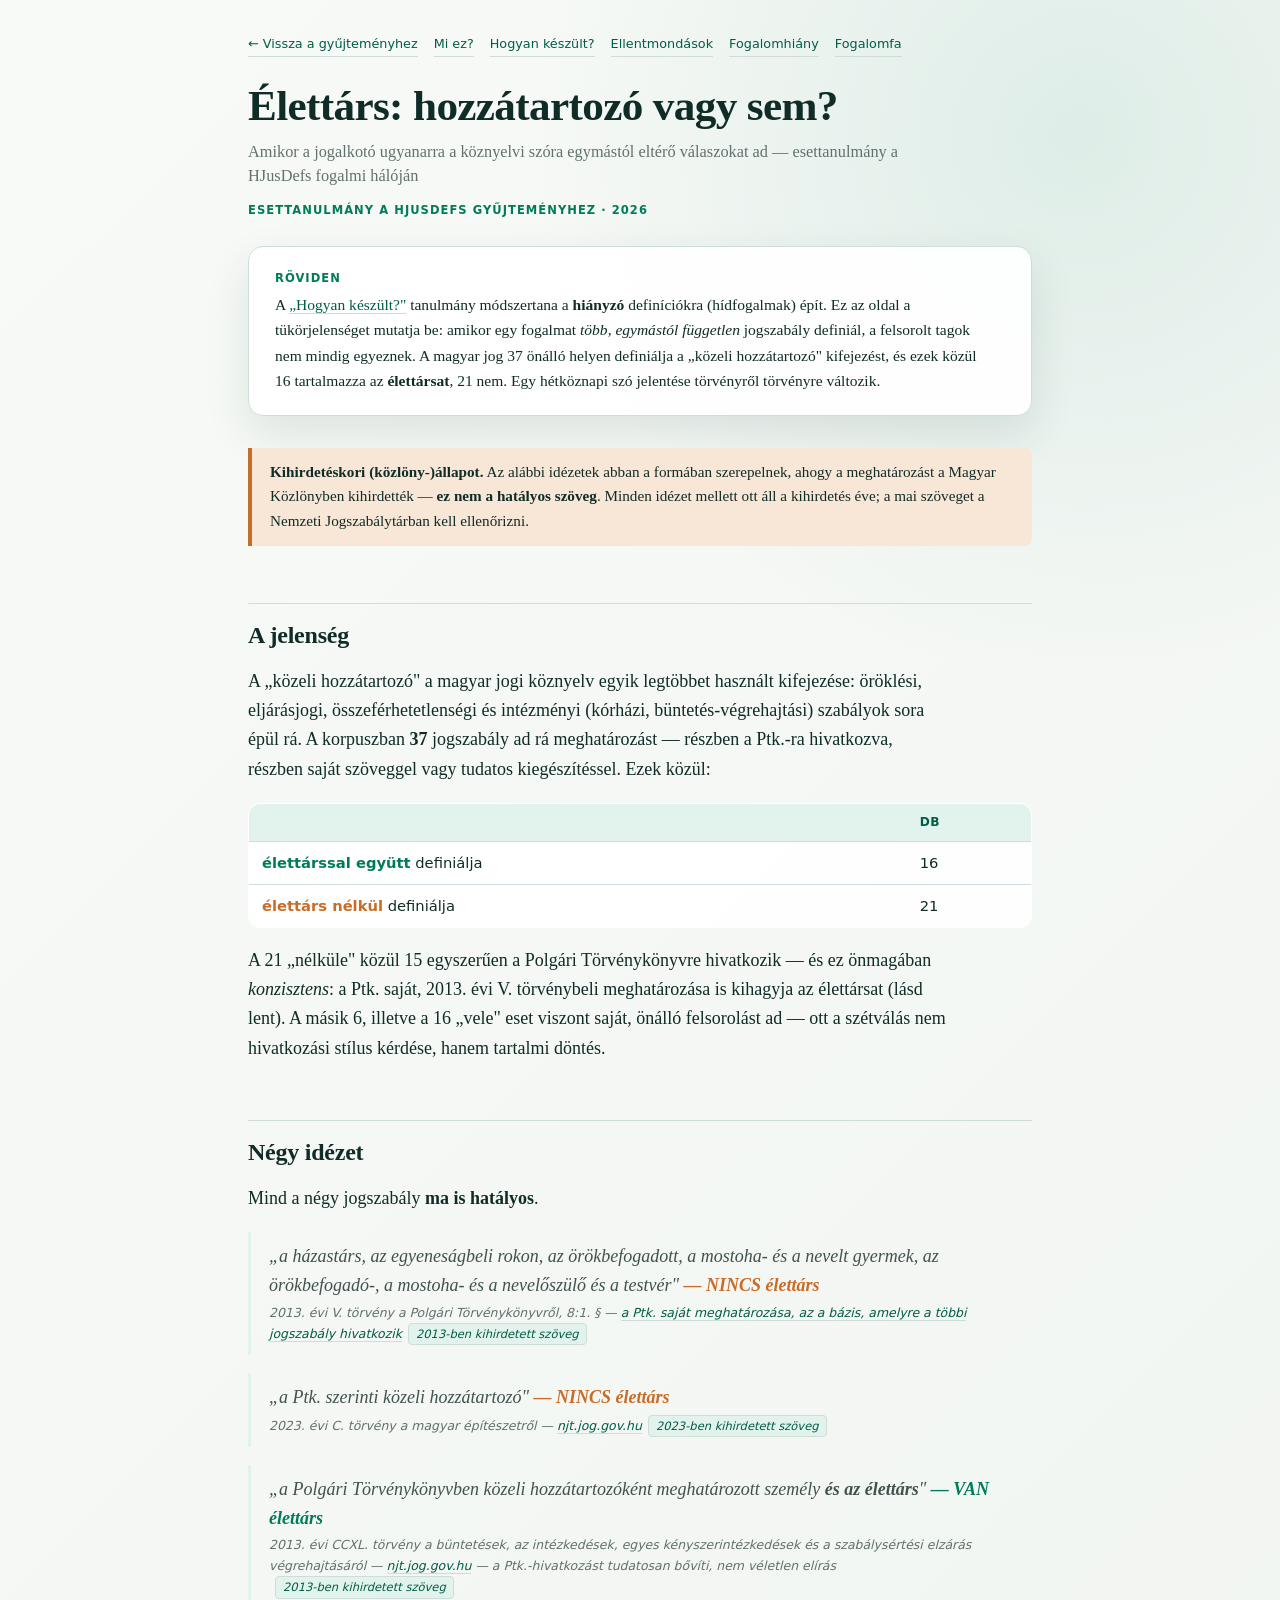
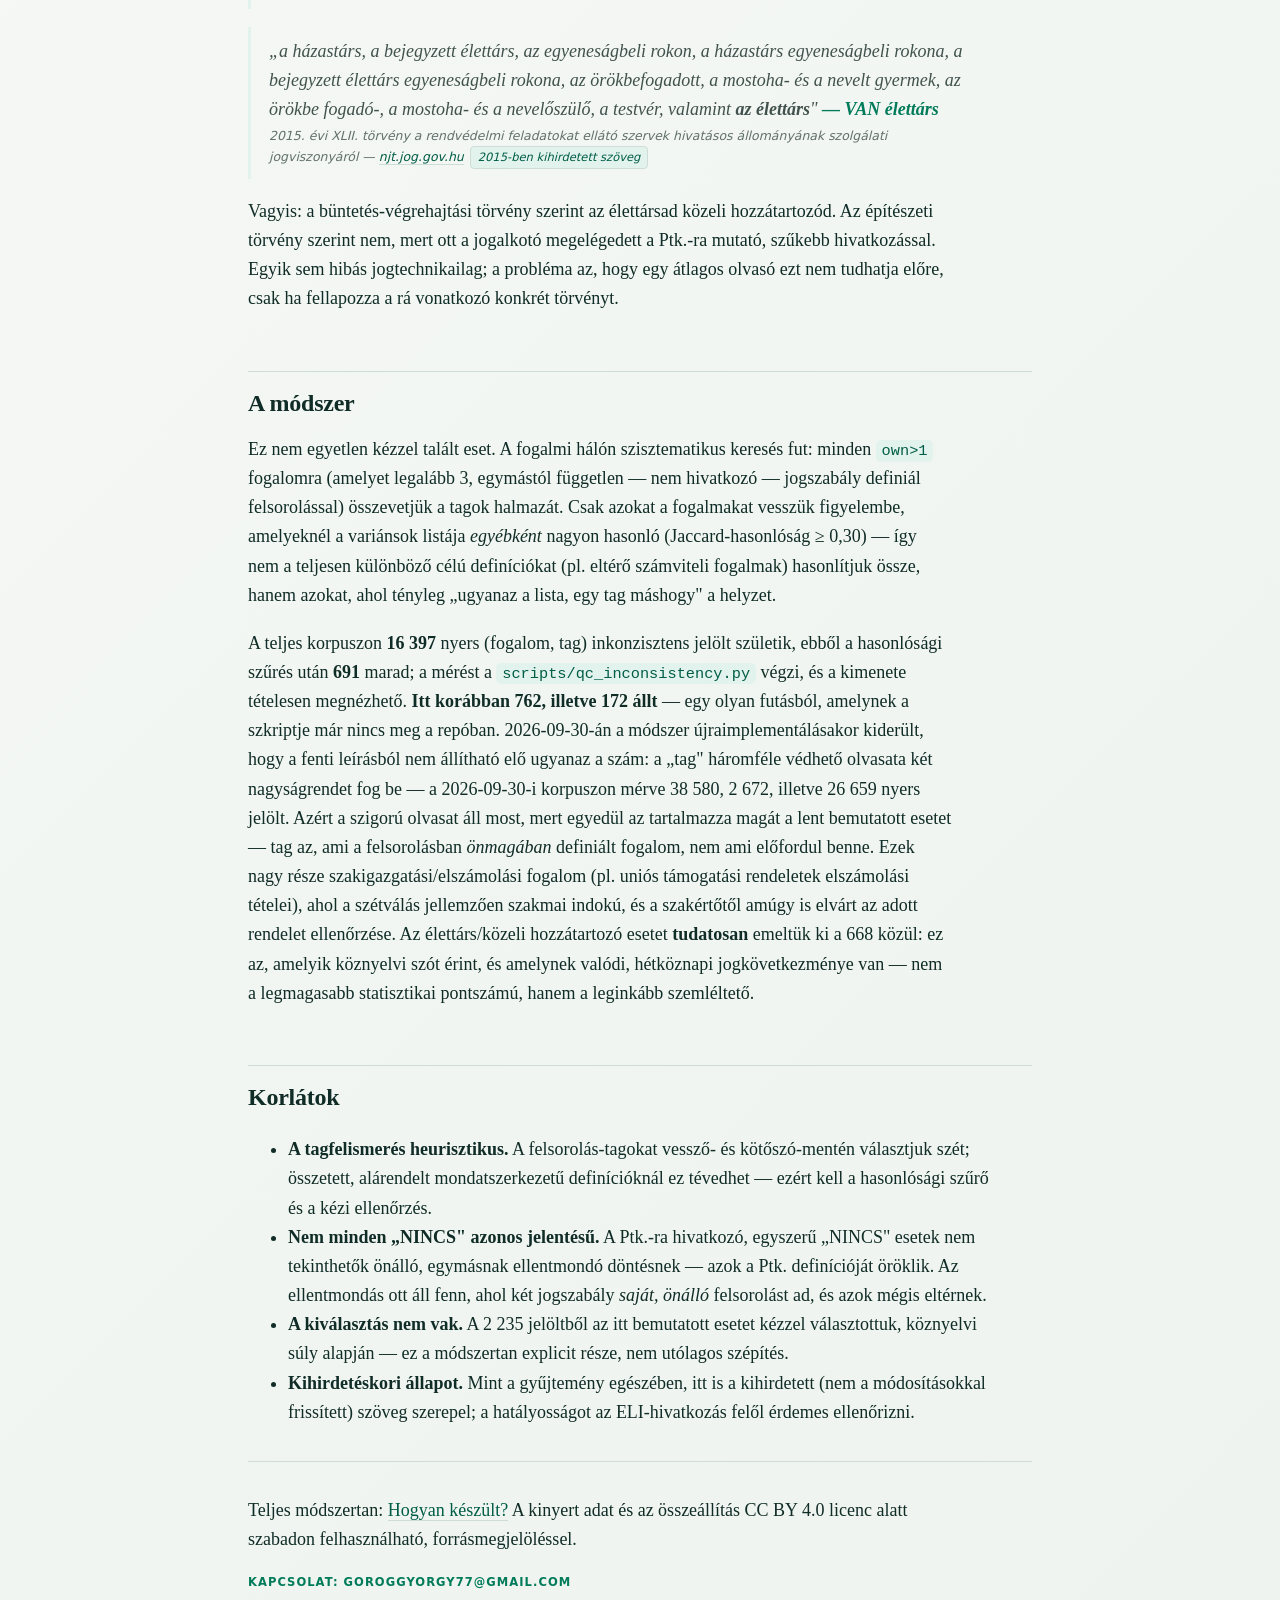
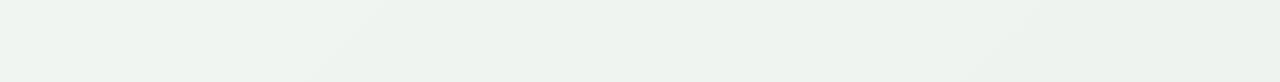
<file: Ellentmondasok.html>
<!doctype html>
<html lang="hu">
<meta charset="utf-8">
<title>Élettárs: hozzátartozó vagy sem? — HJusDefs</title>
<meta name="description" content="Egy fogalom, több jogszabály, eltérő tartalom: mit mutat a gyűjtemény a „közeli hozzátartozó” definícióinak szórásáról.">
<link rel="canonical" href="https://goroggy.github.io/hjusdefs-web/Ellentmondasok.html">
<meta property="og:type" content="website">
<meta property="og:site_name" content="HJus">
<meta property="og:locale" content="hu_HU">
<meta property="og:title" content="Élettárs: hozzátartozó vagy sem? — HJusDefs">
<meta property="og:description" content="Egy fogalom, több jogszabály, eltérő tartalom: mit mutat a gyűjtemény a „közeli hozzátartozó” definícióinak szórásáról.">
<meta property="og:url" content="https://goroggy.github.io/hjusdefs-web/Ellentmondasok.html">
<meta name="twitter:card" content="summary">
<meta name="viewport" content="width=device-width,initial-scale=1">
<!-- organo-stilus -->
<style>
:root{
  --ink:#102c27; --muted:#62716d; --green:#007b59; --green-dark:#005d46;
  --green-soft:#e2f3ed; --aqua:#dceff2; --orange:#c86c27; --orange-soft:#f8e6d6;
  --line:#cfddd8; --panel:rgba(255,255,255,.94);
  --shadow:0 18px 45px rgba(21,52,45,.11); --accent:#007b59;
}
*{box-sizing:border-box}
body{
  margin:0; color:var(--ink); font-family:Georgia,"Times New Roman",serif;
  font-size:18px; line-height:1.62; min-height:100vh;
  background:
    radial-gradient(circle at 84% 4%, rgba(140,197,184,.22), transparent 34rem),
    linear-gradient(135deg,#f8faf7,#eef3ef);
}
.wrap{max-width:52rem;margin:0 auto;padding:34px 24px 90px}
nav{
  font-family:system-ui,sans-serif;font-size:.8rem;margin:0 0 26px;
  display:flex;gap:16px;flex-wrap:wrap
}
nav a{color:var(--green-dark);text-decoration:none;border-bottom:1px solid var(--line);padding-bottom:1px}
nav a:hover{border-color:var(--green)}
h1{
  font-size:clamp(2rem,4.4vw,2.7rem);line-height:1.08;font-weight:600;
  letter-spacing:-.015em;margin:.1em 0 .25em;text-wrap:balance
}
em.sub{
  display:block;font-style:normal;color:var(--muted);font-size:1.02rem;
  line-height:1.45;margin:0 0 6px;max-width:44rem
}
.meta{
  font-family:system-ui,sans-serif;font-size:.72rem;letter-spacing:.09em;
  text-transform:uppercase;color:var(--green);font-weight:850;margin:14px 0 0
}
h2{
  font-size:1.5rem;font-weight:600;letter-spacing:-.01em;
  margin:2.4em 0 .5em;padding-top:.5em;border-top:1px solid var(--line)
}
h3{font-size:1.14rem;font-weight:600;margin:1.9em 0 .4em;color:var(--green-dark)}
p,li{max-width:44rem}
p{margin:0 0 1.05em}
a{color:var(--green-dark);text-decoration:none;border-bottom:1px solid var(--line)}
a:hover{border-color:var(--green)}
code{
  font-family:ui-monospace,"SF Mono",Menlo,Consolas,monospace;font-size:.85em;
  background:var(--green-soft);color:var(--green-dark);
  padding:.1em .38em;border-radius:5px
}
.abstract{
  background:var(--panel);border:1px solid var(--line);border-radius:15px;
  box-shadow:var(--shadow);padding:22px 26px;margin:26px 0 32px;font-size:.97rem
}
.abstract h3{margin-top:0;color:var(--green);font-family:system-ui,sans-serif;
  font-size:.72rem;letter-spacing:.09em;text-transform:uppercase;font-weight:850}
.abstract p:last-child{margin-bottom:0}
table{
  border-collapse:collapse;width:100%;margin:18px 0;font-size:.92rem;
  font-family:system-ui,sans-serif;background:var(--panel);
  border:1px solid var(--line);border-radius:12px;overflow:hidden
}
th,td{padding:9px 13px;text-align:left;border-bottom:1px solid var(--line);
  vertical-align:top;font-variant-numeric:tabular-nums}
th{background:var(--green-soft);color:var(--green-dark);font-weight:700;
  font-size:.76rem;letter-spacing:.04em;text-transform:uppercase}
tr:last-child td{border-bottom:0}
.caption{font-family:system-ui,sans-serif;font-size:.78rem;color:var(--muted);
  margin:-8px 0 26px}
blockquote{
  margin:18px 0;padding:10px 18px;border-left:3px solid var(--green-soft);
  color:#41524e;font-style:italic
}
/* KIHIRDETESKORI ALLAPOT. Ugyanaz a borostyan sav, mint a hjusdefs.html
   #statenote-ja -- egy fenntartas, egy forma, mind a harom lapon. Eddig a
   "kihirdeteskori allapot" mondat a Hogyan_keszult.html es az
   Ellentmondasok.html KORLATOK-listajanak kozepen allt, a Miez.html-bol
   pedig teljesen hianyzott; a legfontosabb lehatarolast nem lehet
   felsorolas-elembe temetni. */
p.statenote{
  background:var(--orange-soft);border-left:4px solid var(--orange);
  padding:12px 18px;border-radius:0 8px 8px 0;margin:18px 0 22px;
  font-size:.95rem;max-width:none
}
/* A kihirdetes eve az idezet mellett -- ugyanaz a felirat, mint a
   hjusdefs.html .pubyear pirulajan ("ÉÉÉÉ-ben kihirdetett szöveg"). */
.pubyear{
  display:inline-block;font-family:system-ui,sans-serif;font-size:.72rem;
  background:var(--green-soft);color:var(--green-dark);
  border:1px solid var(--line);border-radius:4px;padding:1px 7px;margin-left:6px;
  white-space:nowrap
}
hr{border:0;border-top:1px solid var(--line);margin:34px 0}
.toc{
  background:var(--panel);border:1px solid var(--line);border-radius:14px;
  box-shadow:var(--shadow);padding:16px 22px;margin:26px 0;font-size:.92rem
}
.toc ol{margin:.3em 0;padding-left:1.3em}
.toc a{text-decoration:none;border:0}
.toc a:hover{border-bottom:1px solid var(--green)}
sup a{text-decoration:none;border:0;font-weight:700;color:var(--green);font-size:.8em}
ol.refs{font-size:.86rem;color:#3d4d49}
ol.refs li{margin:0 0 .7em;padding:3px 7px;border-radius:7px}
ol.refs li:target{background:var(--green-soft)}
.src{font-family:system-ui,sans-serif;font-size:.78rem;color:var(--muted);margin:2px 0 0}
.van{color:var(--green);font-weight:700}
.nincs{color:var(--orange);font-weight:700}
figure.flow{margin:26px 0 8px;padding:22px 20px 14px;background:var(--panel);
  border:1px solid var(--line);border-radius:15px;box-shadow:var(--shadow)}
figure.flow svg{display:block;width:100%;height:auto}
.ribbon{opacity:0;animation:ribbon-in .9s ease forwards}
@keyframes ribbon-in{to{opacity:1}}
@media (prefers-reduced-motion:reduce){.ribbon{animation:none;opacity:1}}

/* ---- TELEFON. Merve (390 px): a Hogyan_keszult.html 497 px szeles volt a
   tablazatai miatt. Egy hatoszlopos modszertani tabla nem olvashato 390
   px-en, ezert nem osszenyomjuk, hanem SAJAT vizszintes gorgetest kap --
   a lap maga nem log ki. ---- */
@media(max-width:640px){
  .wrap{padding-left:12px;padding-right:12px}
  table{display:block;max-width:100%;overflow-x:auto}
  pre,code{overflow-x:auto;max-width:100%}
}
</style>
<div class="wrap">
<nav><a href="hjusdefs.html">&larr; Vissza a gyűjteményhez</a>
<a href="Miez.html">Mi ez?</a><a href="Hogyan_keszult.html">Hogyan készült?</a><a href="Ellentmondasok.html">Ellentmondások</a><a href="Fogalomhiany.html">Fogalomhiány</a><a href="fogalomfa.html">Fogalomfa</a></nav>

<h1>Élettárs: hozzátartozó vagy sem?</h1>
<em class="sub">Amikor a jogalkotó ugyanarra a köznyelvi szóra egymástól eltérő válaszokat ad — esettanulmány a HJusDefs fogalmi hálóján</em>
<p class="meta">Esettanulmány a HJusDefs gyűjteményhez · 2026</p>

<div class="abstract">
<h3>Röviden</h3>
<p>A <a href="Hogyan_keszult.html">„Hogyan készült?"</a> tanulmány módszertana a <b>hiányzó</b> definíciókra (hídfogalmak) épít. Ez az oldal a tükörjelenséget mutatja be: amikor egy fogalmat <i>több, egymástól független</i> jogszabály definiál, a felsorolt tagok nem mindig egyeznek. A magyar jog 37 önálló helyen definiálja a „közeli hozzátartozó" kifejezést, és ezek közül 16 tartalmazza az <b>élettársat</b>, 21 nem. Egy hétköznapi szó jelentése törvényről törvényre változik.</p>
</div>

<p class="statenote"><b>Kihirdetéskori (közlöny-)állapot.</b> Az alábbi idézetek abban a formában szerepelnek, ahogy a meghatározást a Magyar Közlönyben kihirdették — <b>ez nem a hatályos szöveg</b>. Minden idézet mellett ott áll a kihirdetés éve; a mai szöveget a Nemzeti Jogszabálytárban kell ellenőrizni.</p>

<h2>A jelenség</h2>
<p>A „közeli hozzátartozó" a magyar jogi köznyelv egyik legtöbbet használt kifejezése: öröklési, eljárásjogi, összeférhetetlenségi és intézményi (kórházi, büntetés-végrehajtási) szabályok sora épül rá. A korpuszban <b>37</b> jogszabály ad rá meghatározást — részben a Ptk.-ra hivatkozva, részben saját szöveggel vagy tudatos kiegészítéssel. Ezek közül:</p>
<table><thead><tr><th></th><th>db</th></tr></thead><tbody>
<tr><td><span class="van">élettárssal együtt</span> definiálja</td><td>16</td></tr>
<tr><td><span class="nincs">élettárs nélkül</span> definiálja</td><td>21</td></tr>
</tbody></table>
<p>A 21 „nélküle" közül 15 egyszerűen a Polgári Törvénykönyvre hivatkozik — és ez önmagában <i>konzisztens</i>: a Ptk. saját, 2013. évi V. törvénybeli meghatározása is kihagyja az élettársat (lásd lent). A másik 6, illetve a 16 „vele" eset viszont saját, önálló felsorolást ad — ott a szétválás nem hivatkozási stílus kérdése, hanem tartalmi döntés.</p>

<h2>Négy idézet</h2>
<p>Mind a négy jogszabály <b>ma is hatályos</b>.</p>

<blockquote>„a házastárs, az egyeneságbeli rokon, az örökbefogadott, a mostoha- és a nevelt gyermek, az örökbefogadó-, a mostoha- és a nevelőszülő és a testvér" <span class="nincs">— NINCS élettárs</span>
<p class="src">2013. évi V. törvény a Polgári Törvénykönyvről, 8:1. § — <a href="https://njt.jog.gov.hu/eli/TV/2013/5">a Ptk. saját meghatározása, az a bázis, amelyre a többi jogszabály hivatkozik</a><span class="pubyear">2013-ben kihirdetett szöveg</span></p></blockquote>

<blockquote>„a Ptk. szerinti közeli hozzátartozó" <span class="nincs">— NINCS élettárs</span>
<p class="src">2023. évi C. törvény a magyar építészetről — <a href="https://njt.jog.gov.hu/eli/TV/2023/100">njt.jog.gov.hu</a><span class="pubyear">2023-ben kihirdetett szöveg</span></p></blockquote>

<blockquote>„a Polgári Törvénykönyvben közeli hozzátartozóként meghatározott személy <b>és az élettárs</b>" <span class="van">— VAN élettárs</span>
<p class="src">2013. évi CCXL. törvény a büntetések, az intézkedések, egyes kényszerintézkedések és a szabálysértési elzárás végrehajtásáról — <a href="https://njt.jog.gov.hu/eli/TV/2013/240">njt.jog.gov.hu</a> — a Ptk.-hivatkozást <i>tudatosan</i> bővíti, nem véletlen elírás<span class="pubyear">2013-ben kihirdetett szöveg</span></p></blockquote>

<blockquote>„a házastárs, a bejegyzett élettárs, az egyeneságbeli rokon, a házastárs egyeneságbeli rokona, a bejegyzett élettárs egyeneságbeli rokona, az örökbefogadott, a mostoha- és a nevelt gyermek, az örökbe fogadó-, a mostoha- és a nevelőszülő, a testvér, valamint <b>az élettárs</b>" <span class="van">— VAN élettárs</span>
<p class="src">2015. évi XLII. törvény a rendvédelmi feladatokat ellátó szervek hivatásos állományának szolgálati jogviszonyáról — <a href="https://njt.jog.gov.hu/eli/TV/2015/42">njt.jog.gov.hu</a><span class="pubyear">2015-ben kihirdetett szöveg</span></p></blockquote>

<p>Vagyis: a büntetés-végrehajtási törvény szerint az élettársad közeli hozzátartozód. Az építészeti törvény szerint nem, mert ott a jogalkotó megelégedett a Ptk.-ra mutató, szűkebb hivatkozással. Egyik sem hibás jogtechnikailag; a probléma az, hogy egy átlagos olvasó ezt nem tudhatja előre, csak ha fellapozza a rá vonatkozó konkrét törvényt.</p>

<h2>A módszer</h2>
<p>Ez nem egyetlen kézzel talált eset. A fogalmi hálón szisztematikus keresés fut: minden <code>own&gt;1</code> fogalomra (amelyet legalább 3, egymástól független — nem hivatkozó — jogszabály definiál felsorolással) összevetjük a tagok halmazát. Csak azokat a fogalmakat vesszük figyelembe, amelyeknél a variánsok listája <i>egyébként</i> nagyon hasonló (Jaccard-hasonlóság ≥ 0,30) — így nem a teljesen különböző célú definíciókat (pl. eltérő számviteli fogalmak) hasonlítjuk össze, hanem azokat, ahol tényleg „ugyanaz a lista, egy tag máshogy" a helyzet.</p>
<p>A teljes korpuszon <b>16 397</b> nyers (fogalom, tag) inkonzisztens jelölt születik, ebből a hasonlósági szűrés után <b>691</b> marad; a mérést a <code>scripts/qc_inconsistency.py</code> végzi, és a kimenete tételesen megnézhető. <b>Itt korábban 762, illetve 172 állt</b> — egy olyan futásból, amelynek a szkriptje már nincs meg a repóban. 2026-09-30-án a módszer újraimplementálásakor kiderült, hogy a fenti leírásból nem állítható elő ugyanaz a szám: a „tag" háromféle védhető olvasata két nagyságrendet fog be — a 2026-09-30-i korpuszon mérve 38 580, 2 672, illetve 26 659 nyers jelölt. Azért a szigorú olvasat áll most, mert egyedül az tartalmazza magát a lent bemutatott esetet — tag az, ami a felsorolásban <i>önmagában</i> definiált fogalom, nem ami előfordul benne. Ezek nagy része szakigazgatási/elszámolási fogalom (pl. uniós támogatási rendeletek elszámolási tételei), ahol a szétválás jellemzően szakmai indokú, és a szakértőtől amúgy is elvárt az adott rendelet ellenőrzése. Az élettárs/közeli hozzátartozó esetet <b>tudatosan</b> emeltük ki a 668 közül: ez az, amelyik köznyelvi szót érint, és amelynek valódi, hétköznapi jogkövetkezménye van — nem a legmagasabb statisztikai pontszámú, hanem a leginkább szemléltető.</p>

<h2>Korlátok</h2>
<ul>
<li><b>A tagfelismerés heurisztikus.</b> A felsorolás-tagokat vessző- és kötőszó-mentén választjuk szét; összetett, alárendelt mondatszerkezetű definícióknál ez tévedhet — ezért kell a hasonlósági szűrő és a kézi ellenőrzés.</li>
<li><b>Nem minden „NINCS" azonos jelentésű.</b> A Ptk.-ra hivatkozó, egyszerű „NINCS" esetek nem tekinthetők önálló, egymásnak ellentmondó döntésnek — azok a Ptk. definícióját öröklik. Az ellentmondás ott áll fenn, ahol két jogszabály <i>saját, önálló</i> felsorolást ad, és azok mégis eltérnek.</li>
<li><b>A kiválasztás nem vak.</b> A 2 235 jelöltből az itt bemutatott esetet kézzel választottuk, köznyelvi súly alapján — ez a módszertan explicit része, nem utólagos szépítés.</li>
<li><b>Kihirdetéskori állapot.</b> Mint a gyűjtemény egészében, itt is a kihirdetett (nem a módosításokkal frissített) szöveg szerepel; a hatályosságot az ELI-hivatkozás felől érdemes ellenőrizni.</li>
</ul>

<hr>
<p>Teljes módszertan: <a href="Hogyan_keszult.html">Hogyan készült?</a> A kinyert adat és az összeállítás CC BY 4.0 licenc alatt szabadon felhasználható, forrásmegjelöléssel.</p>
<p class="meta">Kapcsolat: goroggyorgy77@gmail.com</p>
</div>
</file>
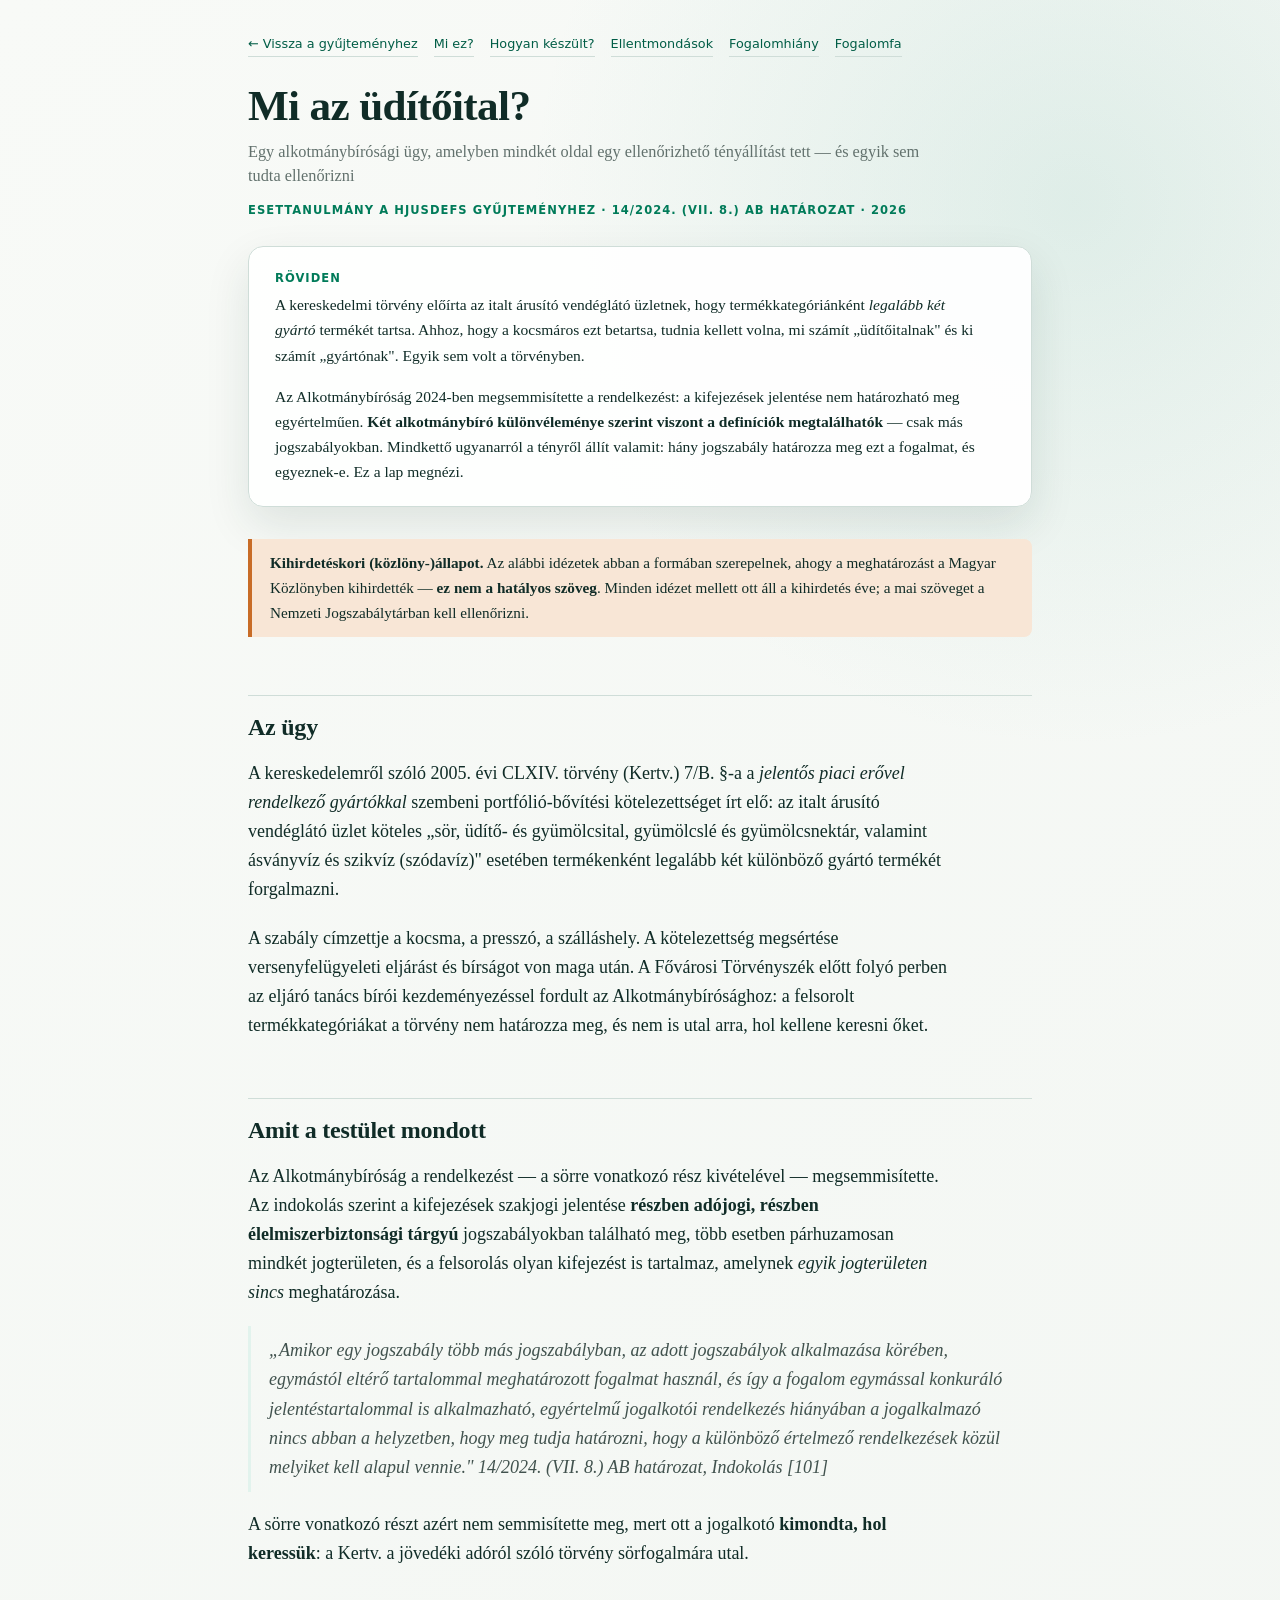
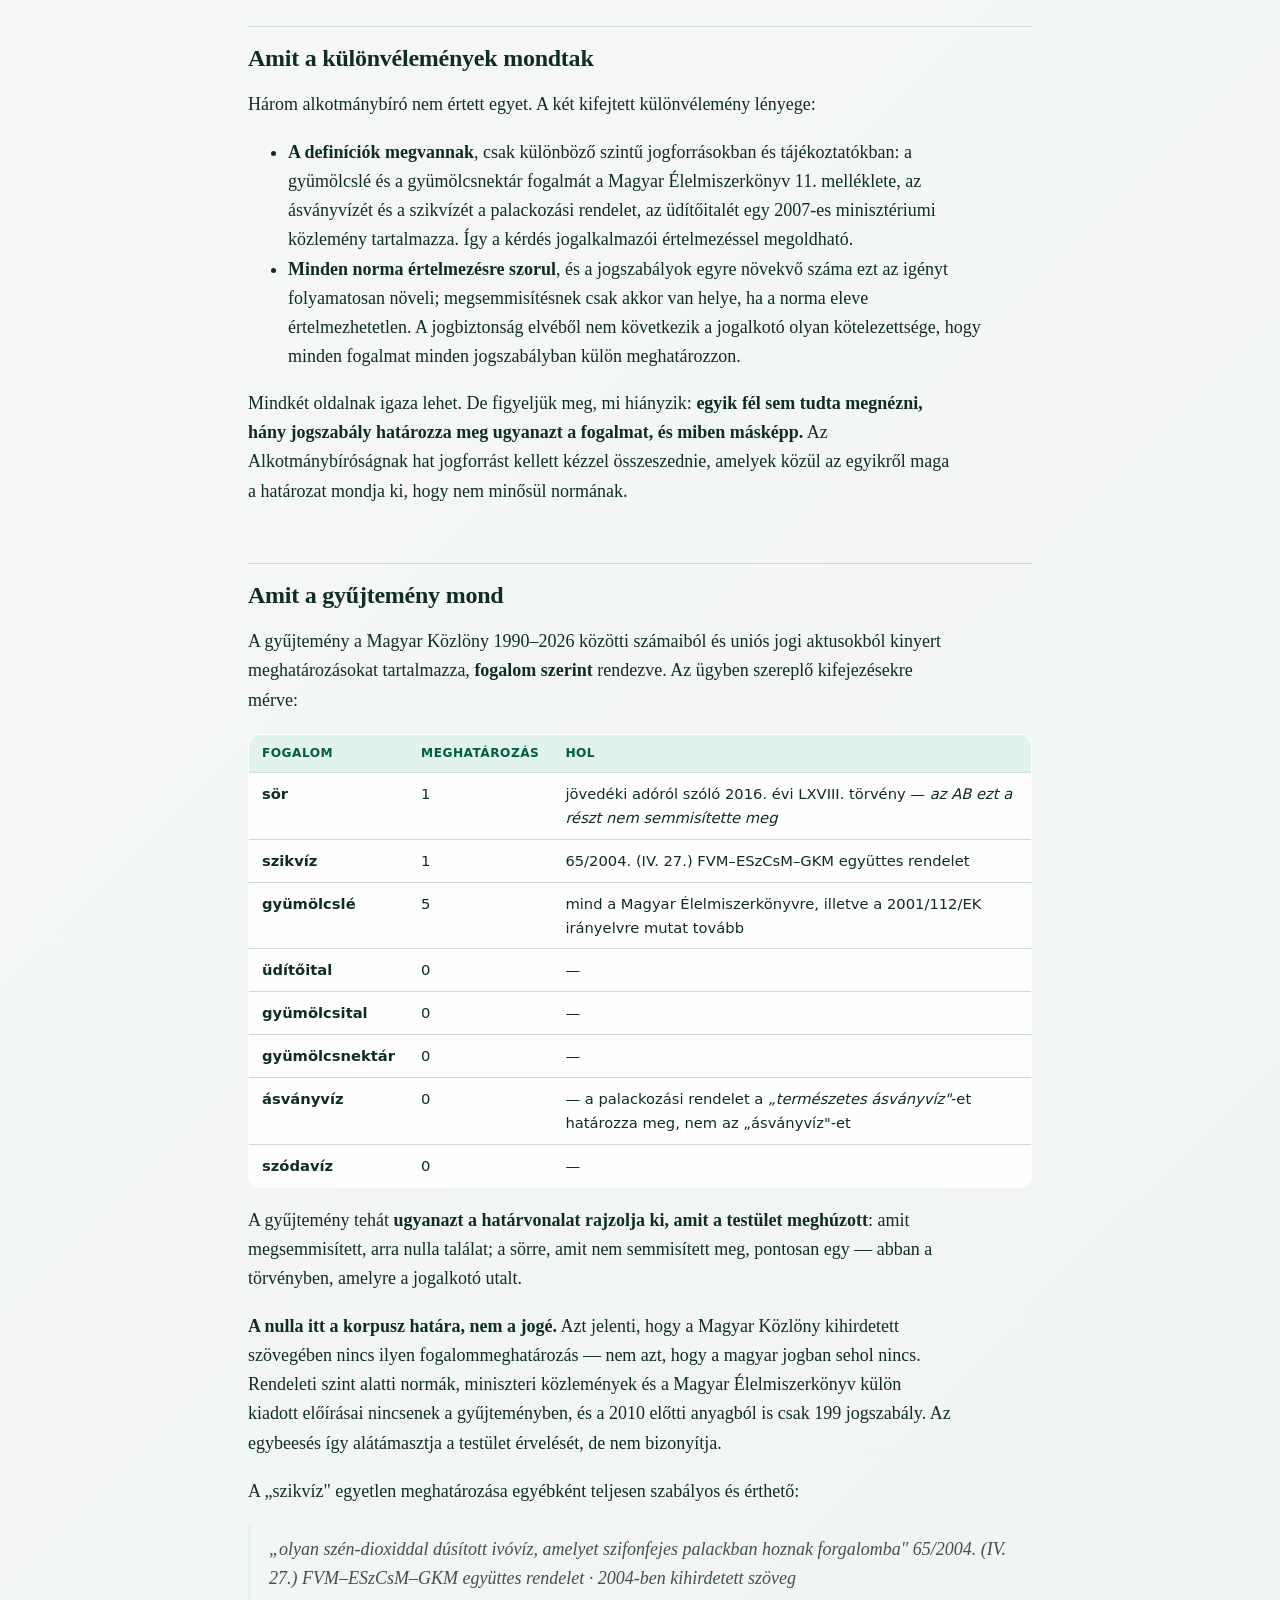
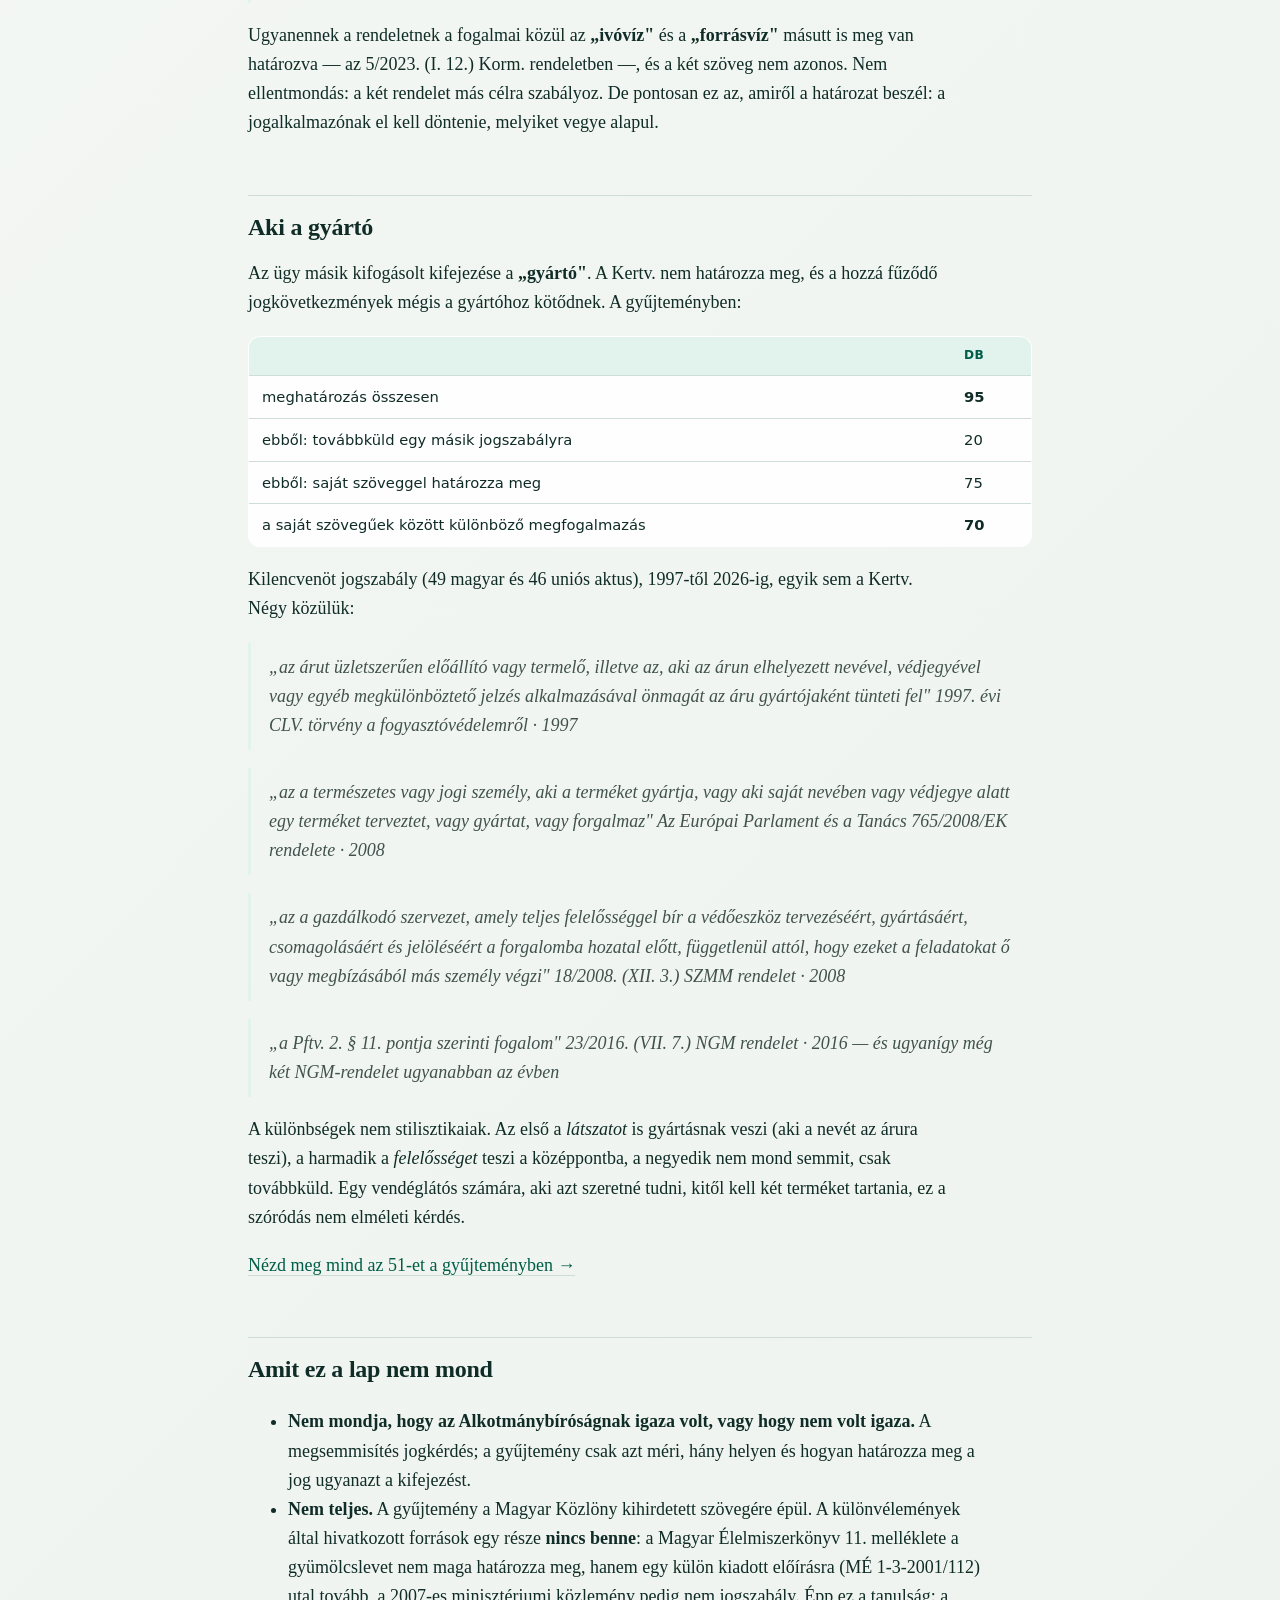
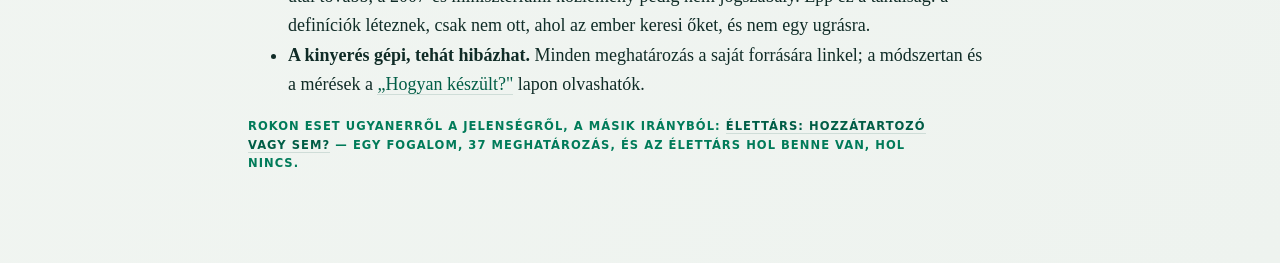
<file: Fogalomhiany.html>
<!doctype html>
<html lang="hu">
<meta charset="utf-8">
<title>Mi az üdítőital? — HJusDefs</title>
<meta name="description" content="A 14/2024. (VII. 8.) AB határozat a gyűjtemény szemszögéből: mit jelent, ha egy törvény olyan fogalmat használ, amelyet más jogszabályok eltérően határoznak meg.">
<link rel="canonical" href="https://goroggy.github.io/hjusdefs-web/Fogalomhiany.html">
<meta property="og:type" content="website">
<meta property="og:site_name" content="HJus">
<meta property="og:locale" content="hu_HU">
<meta property="og:title" content="Mi az üdítőital? — egy alkotmánybírósági ügy">
<meta property="og:description" content="Az Alkotmánybíróság megsemmisített egy szabályt, mert nem lehetett eldönteni, mit jelent benne az „üdítőital”. Két alkotmánybíró szerint a definíciók más jogszabályokban ott vannak. Mindkét állítás ellenőrizhető — eddig nem volt mivel.">
<meta property="og:url" content="https://goroggy.github.io/hjusdefs-web/Fogalomhiany.html">
<meta name="twitter:card" content="summary">
<meta name="viewport" content="width=device-width,initial-scale=1">
<!-- organo-stilus -->
<style>
:root{
  --ink:#102c27; --muted:#62716d; --green:#007b59; --green-dark:#005d46;
  --green-soft:#e2f3ed; --aqua:#dceff2; --orange:#c86c27; --orange-soft:#f8e6d6;
  --line:#cfddd8; --panel:rgba(255,255,255,.94);
  --shadow:0 18px 45px rgba(21,52,45,.11); --accent:#007b59;
}
*{box-sizing:border-box}
body{
  margin:0; color:var(--ink); font-family:Georgia,"Times New Roman",serif;
  font-size:18px; line-height:1.62; min-height:100vh;
  background:
    radial-gradient(circle at 84% 4%, rgba(140,197,184,.22), transparent 34rem),
    linear-gradient(135deg,#f8faf7,#eef3ef);
}
.wrap{max-width:52rem;margin:0 auto;padding:34px 24px 90px}
nav{
  font-family:system-ui,sans-serif;font-size:.8rem;margin:0 0 26px;
  display:flex;gap:16px;flex-wrap:wrap
}
nav a{color:var(--green-dark);text-decoration:none;border-bottom:1px solid var(--line);padding-bottom:1px}
nav a:hover{border-color:var(--green)}
h1{
  font-size:clamp(2rem,4.4vw,2.7rem);line-height:1.08;font-weight:600;
  letter-spacing:-.015em;margin:.1em 0 .25em;text-wrap:balance
}
em.sub{
  display:block;font-style:normal;color:var(--muted);font-size:1.02rem;
  line-height:1.45;margin:0 0 6px;max-width:44rem
}
.meta{
  font-family:system-ui,sans-serif;font-size:.72rem;letter-spacing:.09em;
  text-transform:uppercase;color:var(--green);font-weight:850;margin:14px 0 0
}
h2{
  font-size:1.5rem;font-weight:600;letter-spacing:-.01em;
  margin:2.4em 0 .5em;padding-top:.5em;border-top:1px solid var(--line)
}
h3{font-size:1.14rem;font-weight:600;margin:1.9em 0 .4em;color:var(--green-dark)}
p,li{max-width:44rem}
p{margin:0 0 1.05em}
a{color:var(--green-dark);text-decoration:none;border-bottom:1px solid var(--line)}
a:hover{border-color:var(--green)}
code{
  font-family:ui-monospace,"SF Mono",Menlo,Consolas,monospace;font-size:.85em;
  background:var(--green-soft);color:var(--green-dark);
  padding:.1em .38em;border-radius:5px
}
.abstract{
  background:var(--panel);border:1px solid var(--line);border-radius:15px;
  box-shadow:var(--shadow);padding:22px 26px;margin:26px 0 32px;font-size:.97rem
}
.abstract h3{margin-top:0;color:var(--green);font-family:system-ui,sans-serif;
  font-size:.72rem;letter-spacing:.09em;text-transform:uppercase;font-weight:850}
.abstract p:last-child{margin-bottom:0}
table{
  border-collapse:collapse;width:100%;margin:18px 0;font-size:.92rem;
  font-family:system-ui,sans-serif;background:var(--panel);
  border:1px solid var(--line);border-radius:12px;overflow:hidden
}
th,td{padding:9px 13px;text-align:left;border-bottom:1px solid var(--line);
  vertical-align:top;font-variant-numeric:tabular-nums}
th{background:var(--green-soft);color:var(--green-dark);font-weight:700;
  font-size:.76rem;letter-spacing:.04em;text-transform:uppercase}
tr:last-child td{border-bottom:0}
.caption{font-family:system-ui,sans-serif;font-size:.78rem;color:var(--muted);
  margin:-8px 0 26px}
blockquote{
  margin:18px 0;padding:10px 18px;border-left:3px solid var(--green-soft);
  color:#41524e;font-style:italic
}
/* KIHIRDETESKORI ALLAPOT. Ugyanaz a borostyan sav, mint a hjusdefs.html
   #statenote-ja -- egy fenntartas, egy forma, mind a harom lapon. Eddig a
   "kihirdeteskori allapot" mondat a Hogyan_keszult.html es az
   Ellentmondasok.html KORLATOK-listajanak kozepen allt, a Miez.html-bol
   pedig teljesen hianyzott; a legfontosabb lehatarolast nem lehet
   felsorolas-elembe temetni. */
p.statenote{
  background:var(--orange-soft);border-left:4px solid var(--orange);
  padding:12px 18px;border-radius:0 8px 8px 0;margin:18px 0 22px;
  font-size:.95rem;max-width:none
}
/* A kihirdetes eve az idezet mellett -- ugyanaz a felirat, mint a
   hjusdefs.html .pubyear pirulajan ("ÉÉÉÉ-ben kihirdetett szöveg"). */
.pubyear{
  display:inline-block;font-family:system-ui,sans-serif;font-size:.72rem;
  background:var(--green-soft);color:var(--green-dark);
  border:1px solid var(--line);border-radius:4px;padding:1px 7px;margin-left:6px;
  white-space:nowrap
}
hr{border:0;border-top:1px solid var(--line);margin:34px 0}
.toc{
  background:var(--panel);border:1px solid var(--line);border-radius:14px;
  box-shadow:var(--shadow);padding:16px 22px;margin:26px 0;font-size:.92rem
}
.toc ol{margin:.3em 0;padding-left:1.3em}
.toc a{text-decoration:none;border:0}
.toc a:hover{border-bottom:1px solid var(--green)}
sup a{text-decoration:none;border:0;font-weight:700;color:var(--green);font-size:.8em}
ol.refs{font-size:.86rem;color:#3d4d49}
ol.refs li{margin:0 0 .7em;padding:3px 7px;border-radius:7px}
ol.refs li:target{background:var(--green-soft)}
.src{font-family:system-ui,sans-serif;font-size:.78rem;color:var(--muted);margin:2px 0 0}
.van{color:var(--green);font-weight:700}
.nincs{color:var(--orange);font-weight:700}
figure.flow{margin:26px 0 8px;padding:22px 20px 14px;background:var(--panel);
  border:1px solid var(--line);border-radius:15px;box-shadow:var(--shadow)}
figure.flow svg{display:block;width:100%;height:auto}
.ribbon{opacity:0;animation:ribbon-in .9s ease forwards}
@keyframes ribbon-in{to{opacity:1}}
@media (prefers-reduced-motion:reduce){.ribbon{animation:none;opacity:1}}

/* ---- TELEFON. Merve (390 px): a Hogyan_keszult.html 497 px szeles volt a
   tablazatai miatt. Egy hatoszlopos modszertani tabla nem olvashato 390
   px-en, ezert nem osszenyomjuk, hanem SAJAT vizszintes gorgetest kap --
   a lap maga nem log ki. ---- */
@media(max-width:640px){
  .wrap{padding-left:12px;padding-right:12px}
  table{display:block;max-width:100%;overflow-x:auto}
  pre,code{overflow-x:auto;max-width:100%}
}
</style>
<div class="wrap">
<nav><a href="hjusdefs.html">&larr; Vissza a gyűjteményhez</a>
<a href="Miez.html">Mi ez?</a><a href="Hogyan_keszult.html">Hogyan készült?</a><a href="Ellentmondasok.html">Ellentmondások</a><a href="Fogalomhiany.html">Fogalomhiány</a><a href="fogalomfa.html">Fogalomfa</a></nav>

<h1>Mi az üdítőital?</h1>
<em class="sub">Egy alkotmánybírósági ügy, amelyben mindkét oldal egy ellenőrizhető tényállítást tett — és egyik sem tudta ellenőrizni</em>
<p class="meta">Esettanulmány a HJusDefs gyűjteményhez · 14/2024. (VII. 8.) AB határozat · 2026</p>

<div class="abstract">
<h3>Röviden</h3>
<p>A kereskedelmi törvény előírta az italt árusító vendéglátó üzletnek, hogy termékkategóriánként <i>legalább két gyártó</i> termékét tartsa. Ahhoz, hogy a kocsmáros ezt betartsa, tudnia kellett volna, mi számít „üdítőitalnak" és ki számít „gyártónak". Egyik sem volt a törvényben.</p>
<p>Az Alkotmánybíróság 2024-ben megsemmisítette a rendelkezést: a kifejezések jelentése nem határozható meg egyértelműen. <b>Két alkotmánybíró különvéleménye szerint viszont a definíciók megtalálhatók</b> — csak más jogszabályokban. Mindkettő ugyanarról a tényről állít valamit: hány jogszabály határozza meg ezt a fogalmat, és egyeznek-e. Ez a lap megnézi.</p>
</div>

<p class="statenote"><b>Kihirdetéskori (közlöny-)állapot.</b> Az alábbi idézetek abban a formában szerepelnek, ahogy a meghatározást a Magyar Közlönyben kihirdették — <b>ez nem a hatályos szöveg</b>. Minden idézet mellett ott áll a kihirdetés éve; a mai szöveget a Nemzeti Jogszabálytárban kell ellenőrizni.</p>

<h2>Az ügy</h2>
<p>A kereskedelemről szóló 2005. évi CLXIV. törvény (Kertv.) 7/B. §-a a <i>jelentős piaci erővel rendelkező gyártókkal</i> szembeni portfólió-bővítési kötelezettséget írt elő: az italt árusító vendéglátó üzlet köteles „sör, üdítő- és gyümölcsital, gyümölcslé és gyümölcsnektár, valamint ásványvíz és szikvíz (szódavíz)" esetében termékenként legalább két különböző gyártó termékét forgalmazni.</p>
<p>A szabály címzettje a kocsma, a presszó, a szálláshely. A kötelezettség megsértése versenyfelügyeleti eljárást és bírságot von maga után. A Fővárosi Törvényszék előtt folyó perben az eljáró tanács bírói kezdeményezéssel fordult az Alkotmánybírósághoz: a felsorolt termékkategóriákat a törvény nem határozza meg, és nem is utal arra, hol kellene keresni őket.</p>

<h2>Amit a testület mondott</h2>
<p>Az Alkotmánybíróság a rendelkezést — a sörre vonatkozó rész kivételével — megsemmisítette. Az indokolás szerint a kifejezések szakjogi jelentése <b>részben adójogi, részben élelmiszerbiztonsági tárgyú</b> jogszabályokban található meg, több esetben párhuzamosan mindkét jogterületen, és a felsorolás olyan kifejezést is tartalmaz, amelynek <i>egyik jogterületen sincs</i> meghatározása.</p>
<blockquote>„Amikor egy jogszabály több más jogszabályban, az adott jogszabályok alkalmazása körében, egymástól eltérő tartalommal meghatározott fogalmat használ, és így a fogalom egymással konkuráló jelentéstartalommal is alkalmazható, egyértelmű jogalkotói rendelkezés hiányában a jogalkalmazó nincs abban a helyzetben, hogy meg tudja határozni, hogy a különböző értelmező rendelkezések közül melyiket kell alapul vennie."
<cite>14/2024. (VII. 8.) AB határozat, Indokolás [101]</cite></blockquote>
<p>A sörre vonatkozó részt azért nem semmisítette meg, mert ott a jogalkotó <b>kimondta, hol keressük</b>: a Kertv. a jövedéki adóról szóló törvény sörfogalmára utal.</p>

<h2>Amit a különvélemények mondtak</h2>
<p>Három alkotmánybíró nem értett egyet. A két kifejtett különvélemény lényege:</p>
<ul>
<li><b>A definíciók megvannak</b>, csak különböző szintű jogforrásokban és tájékoztatókban: a gyümölcslé és a gyümölcsnektár fogalmát a Magyar Élelmiszerkönyv 11. melléklete, az ásványvízét és a szikvízét a palackozási rendelet, az üdítőitalét egy 2007-es minisztériumi közlemény tartalmazza. Így a kérdés jogalkalmazói értelmezéssel megoldható.</li>
<li><b>Minden norma értelmezésre szorul</b>, és a jogszabályok egyre növekvő száma ezt az igényt folyamatosan növeli; megsemmisítésnek csak akkor van helye, ha a norma eleve értelmezhetetlen. A jogbiztonság elvéből nem következik a jogalkotó olyan kötelezettsége, hogy minden fogalmat minden jogszabályban külön meghatározzon.</li>
</ul>
<p>Mindkét oldalnak igaza lehet. De figyeljük meg, mi hiányzik: <b>egyik fél sem tudta megnézni, hány jogszabály határozza meg ugyanazt a fogalmat, és miben másképp.</b> Az Alkotmánybíróságnak hat jogforrást kellett kézzel összeszednie, amelyek közül az egyikről maga a határozat mondja ki, hogy nem minősül normának.</p>

<h2>Amit a gyűjtemény mond</h2>
<p>A gyűjtemény a Magyar Közlöny 1990–2026 közötti számaiból és uniós jogi aktusokból kinyert meghatározásokat tartalmazza, <b>fogalom szerint</b> rendezve. Az ügyben szereplő kifejezésekre mérve:</p>

<table><thead><tr><th>fogalom</th><th>meghatározás</th><th>hol</th></tr></thead><tbody>
<tr><td><b>sör</b></td><td>1</td><td>jövedéki adóról szóló 2016. évi LXVIII. törvény — <i>az AB ezt a részt nem semmisítette meg</i></td></tr>
<tr><td><b>szikvíz</b></td><td>1</td><td>65/2004. (IV. 27.) FVM–ESzCsM–GKM együttes rendelet</td></tr>
<tr><td><b>gyümölcslé</b></td><td>5</td><td>mind a Magyar Élelmiszerkönyvre, illetve a 2001/112/EK irányelvre mutat tovább</td></tr>
<tr><td><b>üdítőital</b></td><td>0</td><td>—</td></tr>
<tr><td><b>gyümölcsital</b></td><td>0</td><td>—</td></tr>
<tr><td><b>gyümölcsnektár</b></td><td>0</td><td>—</td></tr>
<tr><td><b>ásványvíz</b></td><td>0</td><td>— a palackozási rendelet a <i>„természetes ásványvíz"</i>-et határozza meg, nem az „ásványvíz"-et</td></tr>
<tr><td><b>szódavíz</b></td><td>0</td><td>—</td></tr>
</tbody></table>

<p>A gyűjtemény tehát <b>ugyanazt a határvonalat rajzolja ki, amit a testület meghúzott</b>: amit megsemmisített, arra nulla találat; a sörre, amit nem semmisített meg, pontosan egy — abban a törvényben, amelyre a jogalkotó utalt.</p>

<p><b>A nulla itt a korpusz határa, nem a jogé.</b> Azt jelenti, hogy a Magyar Közlöny kihirdetett szövegében nincs ilyen fogalommeghatározás — nem azt, hogy a magyar jogban sehol nincs. Rendeleti szint alatti normák, miniszteri közlemények és a Magyar Élelmiszerkönyv külön kiadott előírásai nincsenek a gyűjteményben, és a 2010 előtti anyagból is csak 199 jogszabály. Az egybeesés így alátámasztja a testület érvelését, de nem bizonyítja.</p>

<p>A „szikvíz" egyetlen meghatározása egyébként teljesen szabályos és érthető:</p>
<blockquote>„olyan szén-dioxiddal dúsított ivóvíz, amelyet szifonfejes palackban hoznak forgalomba"
<cite>65/2004. (IV. 27.) FVM–ESzCsM–GKM együttes rendelet · 2004-ben kihirdetett szöveg</cite></blockquote>
<p>Ugyanennek a rendeletnek a fogalmai közül az <b>„ivóvíz"</b> és a <b>„forrásvíz"</b> másutt is meg van határozva — az 5/2023. (I. 12.) Korm. rendeletben —, és a két szöveg nem azonos. Nem ellentmondás: a két rendelet más célra szabályoz. De pontosan ez az, amiről a határozat beszél: a jogalkalmazónak el kell döntenie, melyiket vegye alapul.</p>

<h2>Aki a gyártó</h2>
<p>Az ügy másik kifogásolt kifejezése a <b>„gyártó"</b>. A Kertv. nem határozza meg, és a hozzá fűződő jogkövetkezmények mégis a gyártóhoz kötődnek. A gyűjteményben:</p>

<table><thead><tr><th></th><th>db</th></tr></thead><tbody>
<tr><td>meghatározás összesen</td><td><b>95</b></td></tr>
<tr><td>ebből: továbbküld egy másik jogszabályra</td><td>20</td></tr>
<tr><td>ebből: saját szöveggel határozza meg</td><td>75</td></tr>
<tr><td>a saját szövegűek között különböző megfogalmazás</td><td><b>70</b></td></tr>
</tbody></table>

<p>Kilencvenöt jogszabály (49 magyar és 46 uniós aktus), 1997-től 2026-ig, egyik sem a Kertv. Négy közülük:</p>

<blockquote>„az árut üzletszerűen előállító vagy termelő, illetve az, aki az árun elhelyezett nevével, védjegyével vagy egyéb megkülönböztető jelzés alkalmazásával önmagát az áru gyártójaként tünteti fel"
<cite>1997. évi CLV. törvény a fogyasztóvédelemről · 1997</cite></blockquote>

<blockquote>„az a természetes vagy jogi személy, aki a terméket gyártja, vagy aki saját nevében vagy védjegye alatt egy terméket terveztet, vagy gyártat, vagy forgalmaz"
<cite>Az Európai Parlament és a Tanács 765/2008/EK rendelete · 2008</cite></blockquote>

<blockquote>„az a gazdálkodó szervezet, amely teljes felelősséggel bír a védőeszköz tervezéséért, gyártásáért, csomagolásáért és jelöléséért a forgalomba hozatal előtt, függetlenül attól, hogy ezeket a feladatokat ő vagy megbízásából más személy végzi"
<cite>18/2008. (XII. 3.) SZMM rendelet · 2008</cite></blockquote>

<blockquote>„a Pftv. 2. § 11. pontja szerinti fogalom"
<cite>23/2016. (VII. 7.) NGM rendelet · 2016 — és ugyanígy még két NGM-rendelet ugyanabban az évben</cite></blockquote>

<p>A különbségek nem stilisztikaiak. Az első a <i>látszatot</i> is gyártásnak veszi (aki a nevét az árura teszi), a harmadik a <i>felelősséget</i> teszi a középpontba, a negyedik nem mond semmit, csak továbbküld. Egy vendéglátós számára, aki azt szeretné tudni, kitől kell két terméket tartania, ez a szóródás nem elméleti kérdés.</p>

<p><a class="cta" href="hjusdefs.html?fogalom=gy%C3%A1rt%C3%B3">Nézd meg mind az 51-et a gyűjteményben &rarr;</a></p>

<h2>Amit ez a lap nem mond</h2>
<ul>
<li><b>Nem mondja, hogy az Alkotmánybíróságnak igaza volt, vagy hogy nem volt igaza.</b> A megsemmisítés jogkérdés; a gyűjtemény csak azt méri, hány helyen és hogyan határozza meg a jog ugyanazt a kifejezést.</li>
<li><b>Nem teljes.</b> A gyűjtemény a Magyar Közlöny kihirdetett szövegére épül. A különvélemények által hivatkozott források egy része <b>nincs benne</b>: a Magyar Élelmiszerkönyv 11. melléklete a gyümölcslevet nem maga határozza meg, hanem egy külön kiadott előírásra (MÉ 1-3-2001/112) utal tovább, a 2007-es minisztériumi közlemény pedig nem jogszabály. Épp ez a tanulság: a definíciók léteznek, csak nem ott, ahol az ember keresi őket, és nem egy ugrásra.</li>
<li><b>A kinyerés gépi, tehát hibázhat.</b> Minden meghatározás a saját forrására linkel; a módszertan és a mérések a <a href="Hogyan_keszult.html">„Hogyan készült?"</a> lapon olvashatók.</li>
</ul>

<p class="meta">Rokon eset ugyanerről a jelenségről, a másik irányból: <a href="Ellentmondasok.html">Élettárs: hozzátartozó vagy sem?</a> — egy fogalom, 37 meghatározás, és az élettárs hol benne van, hol nincs.</p>

</div>
</file>
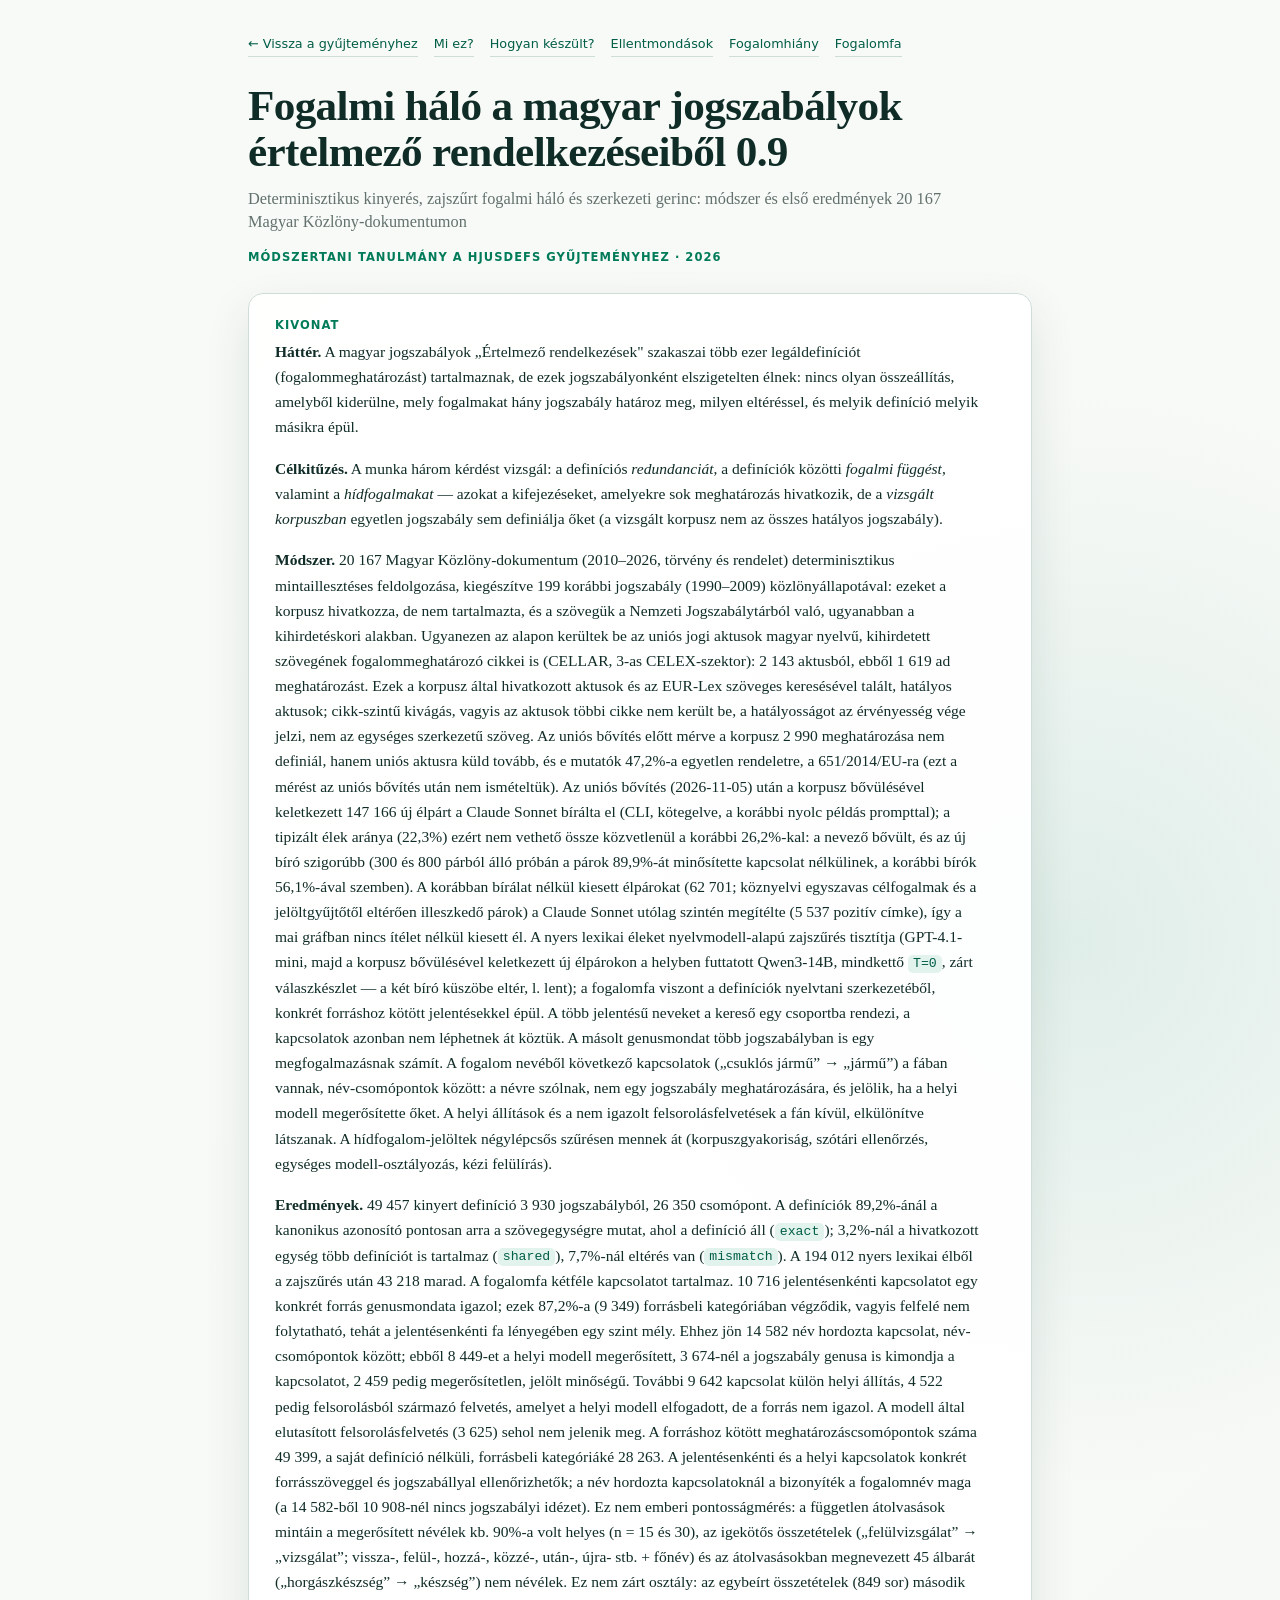
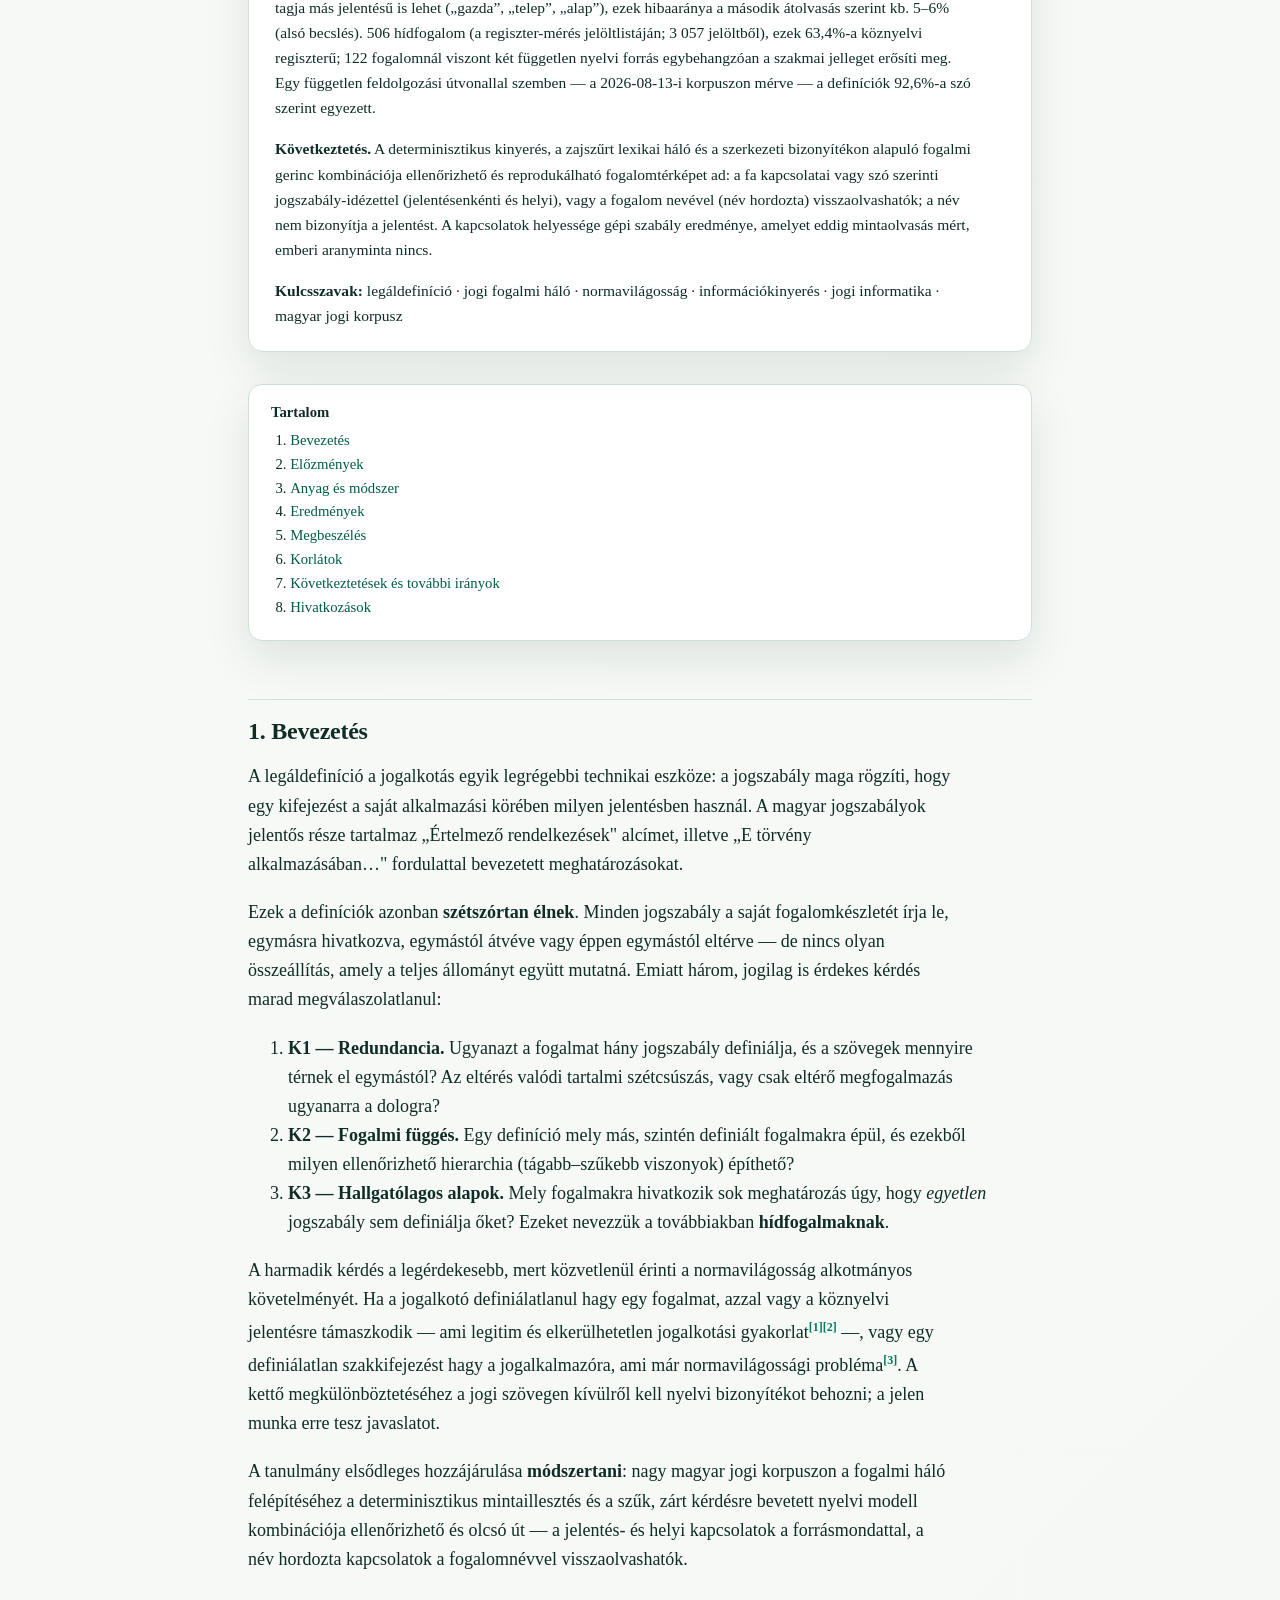
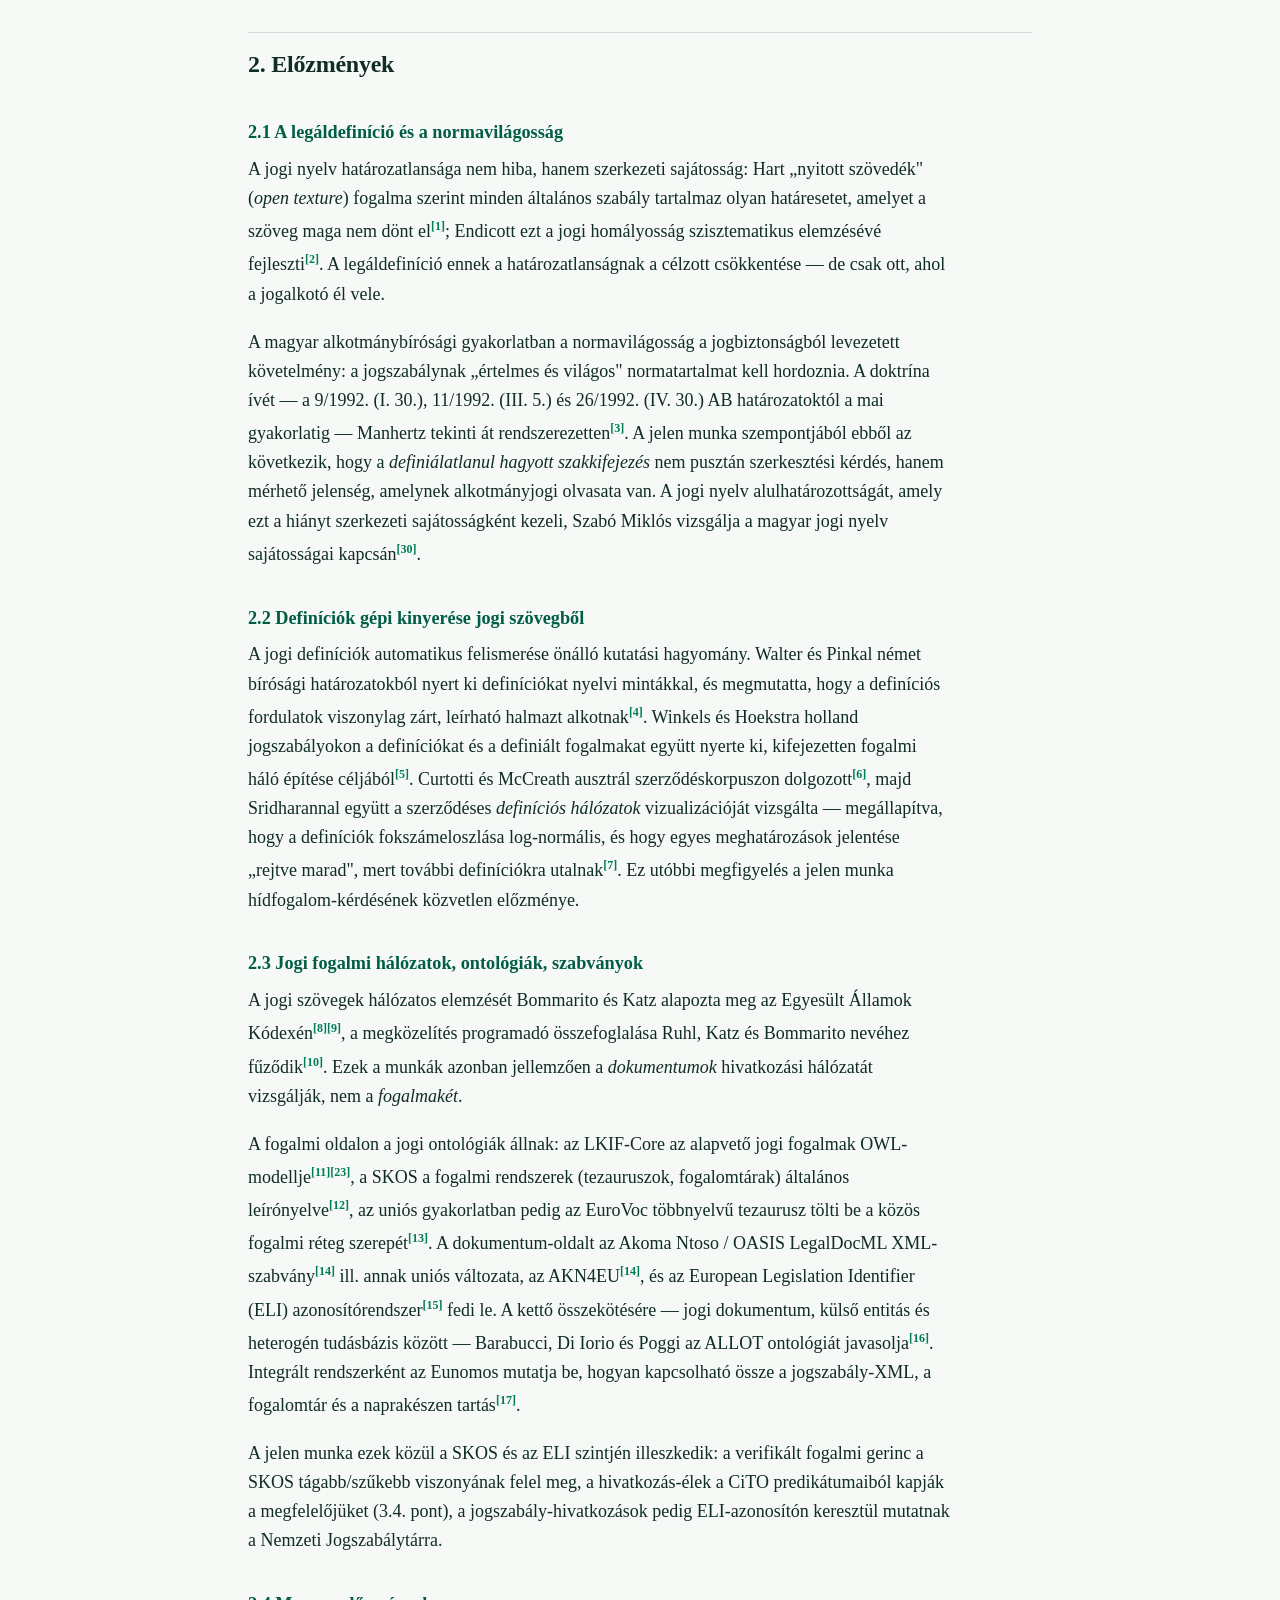
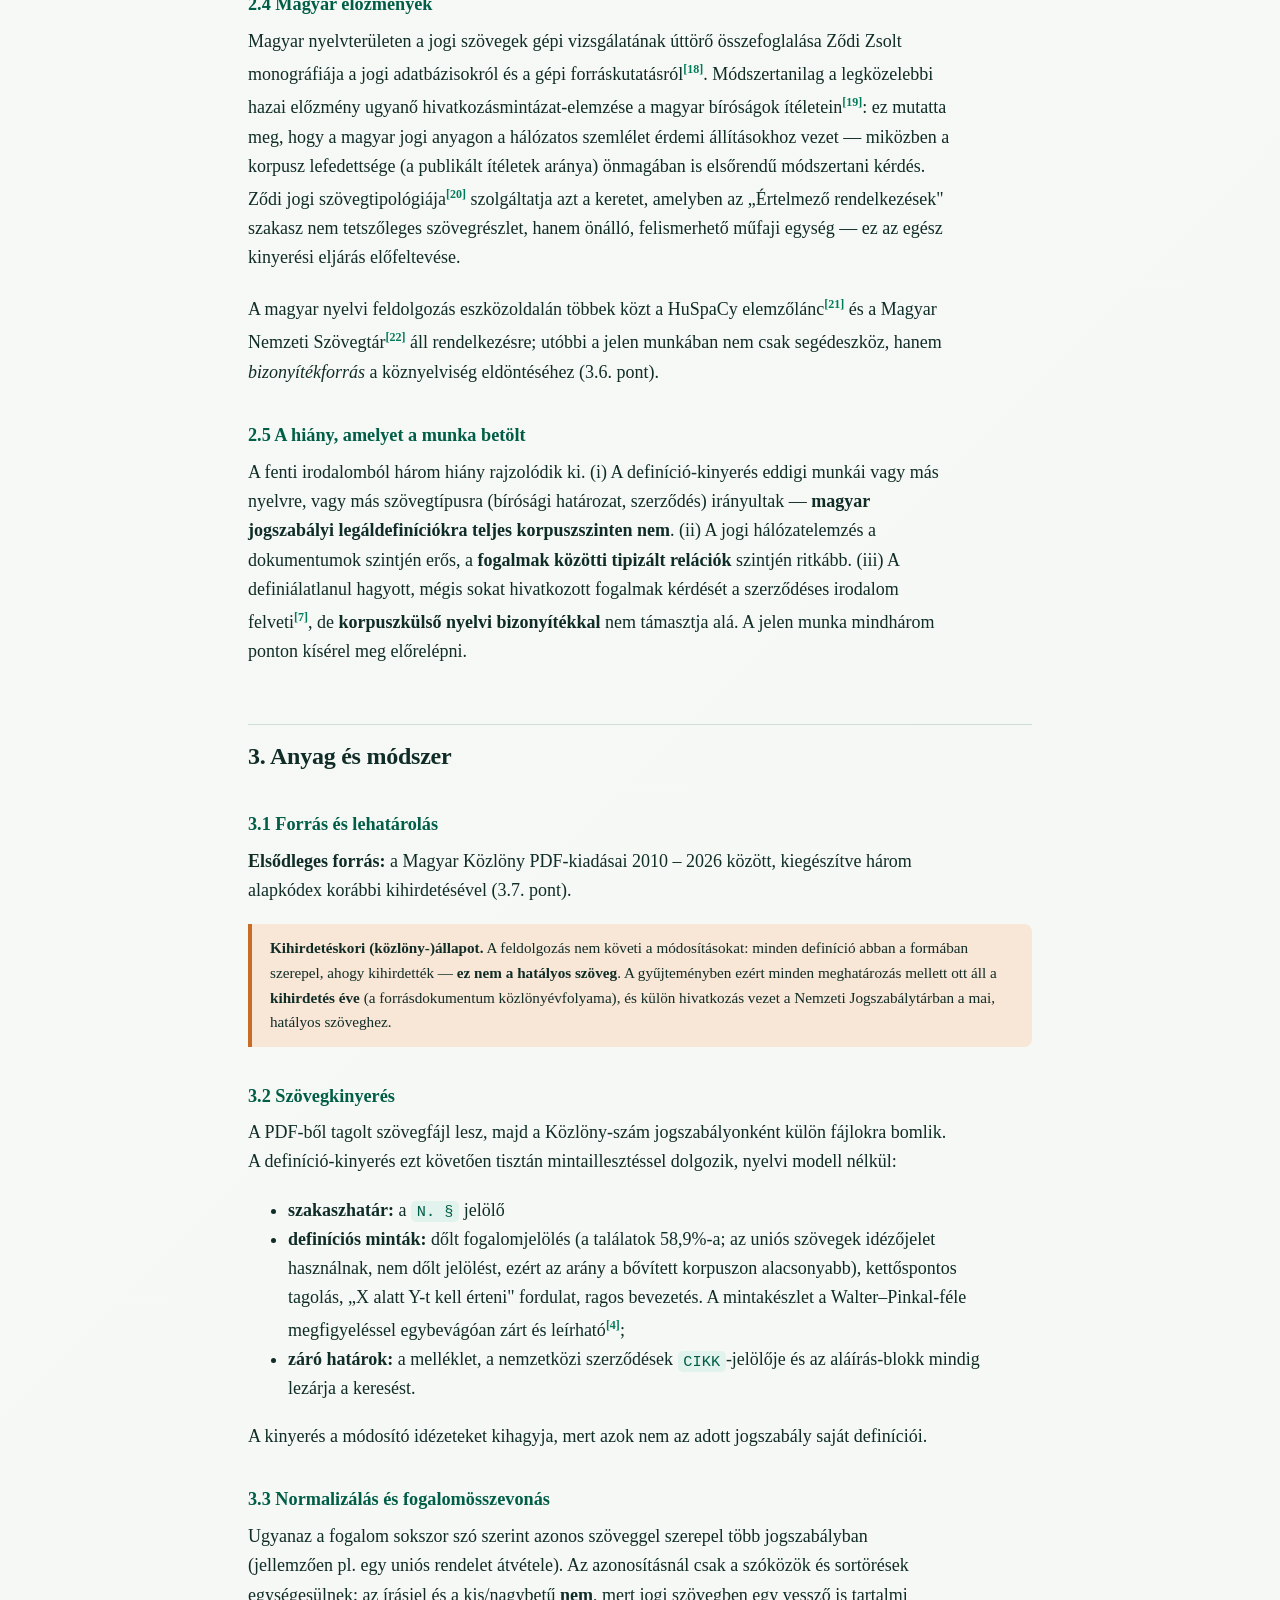
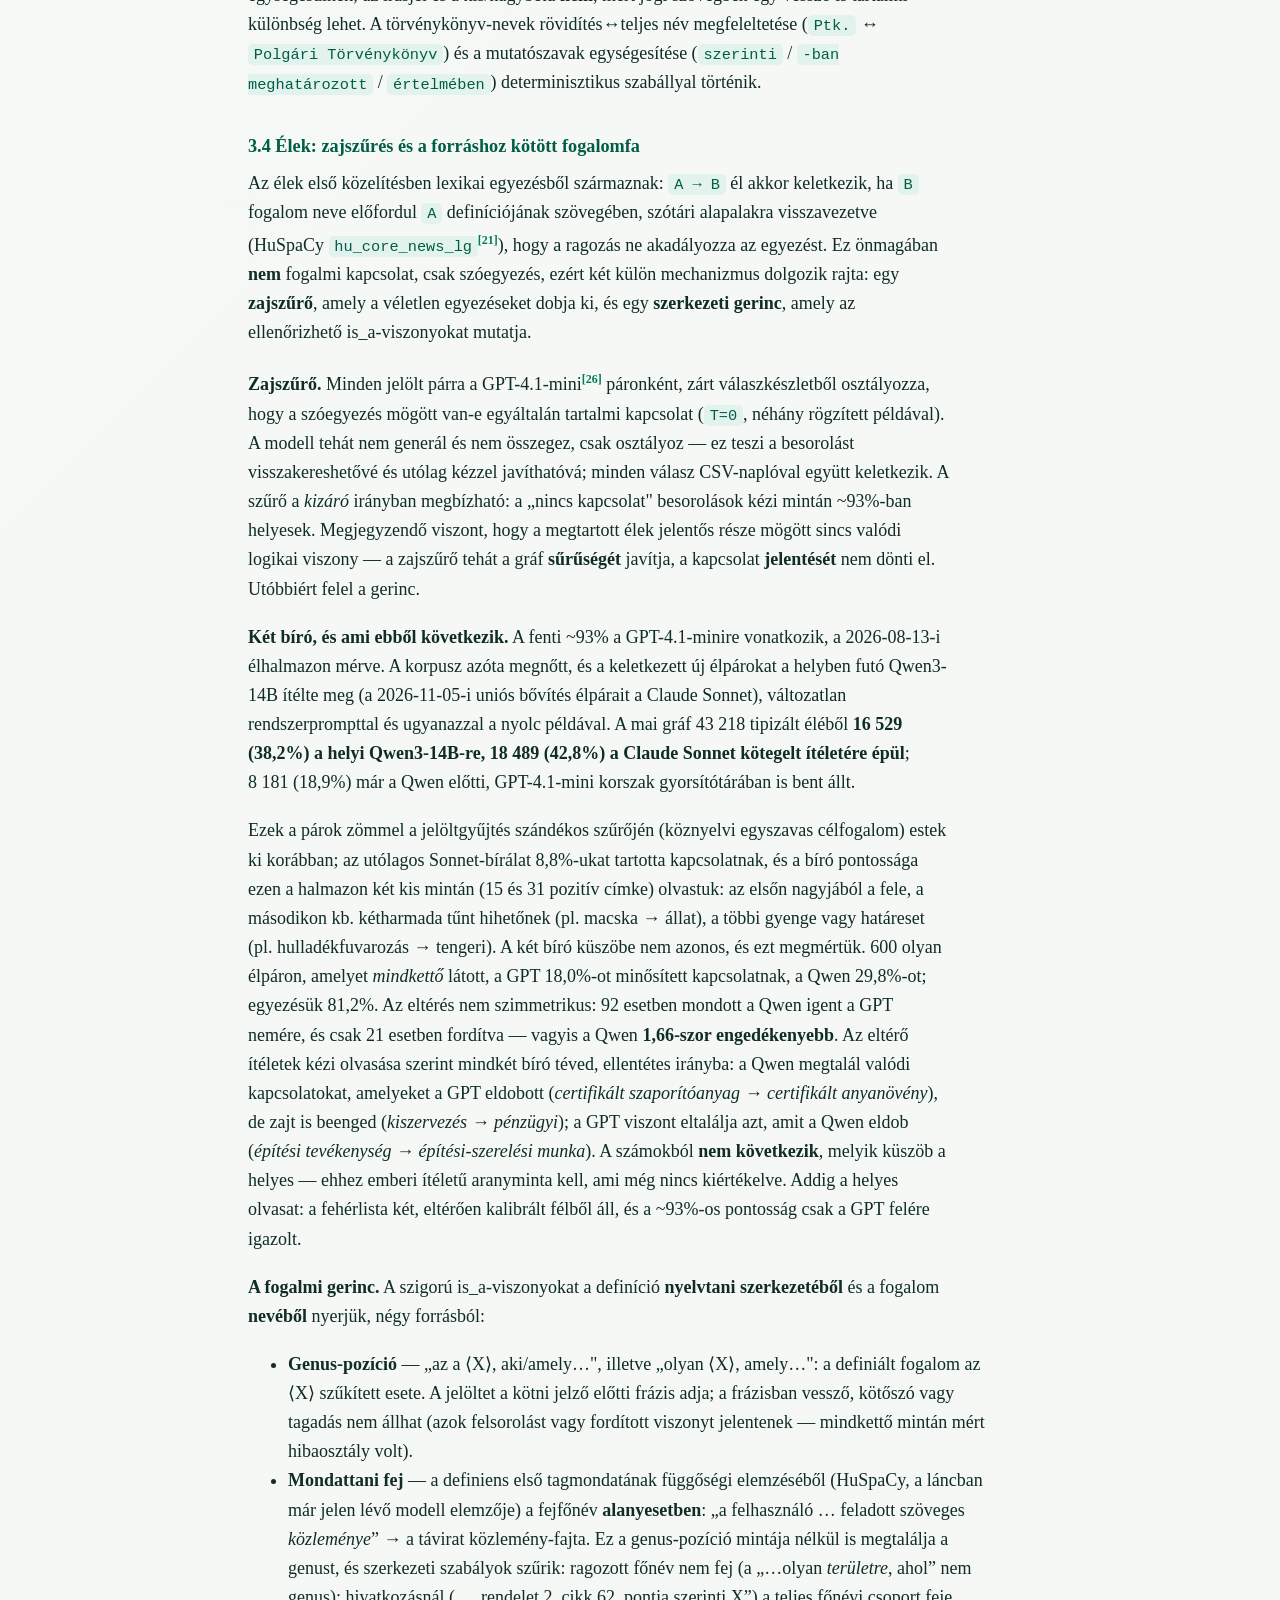
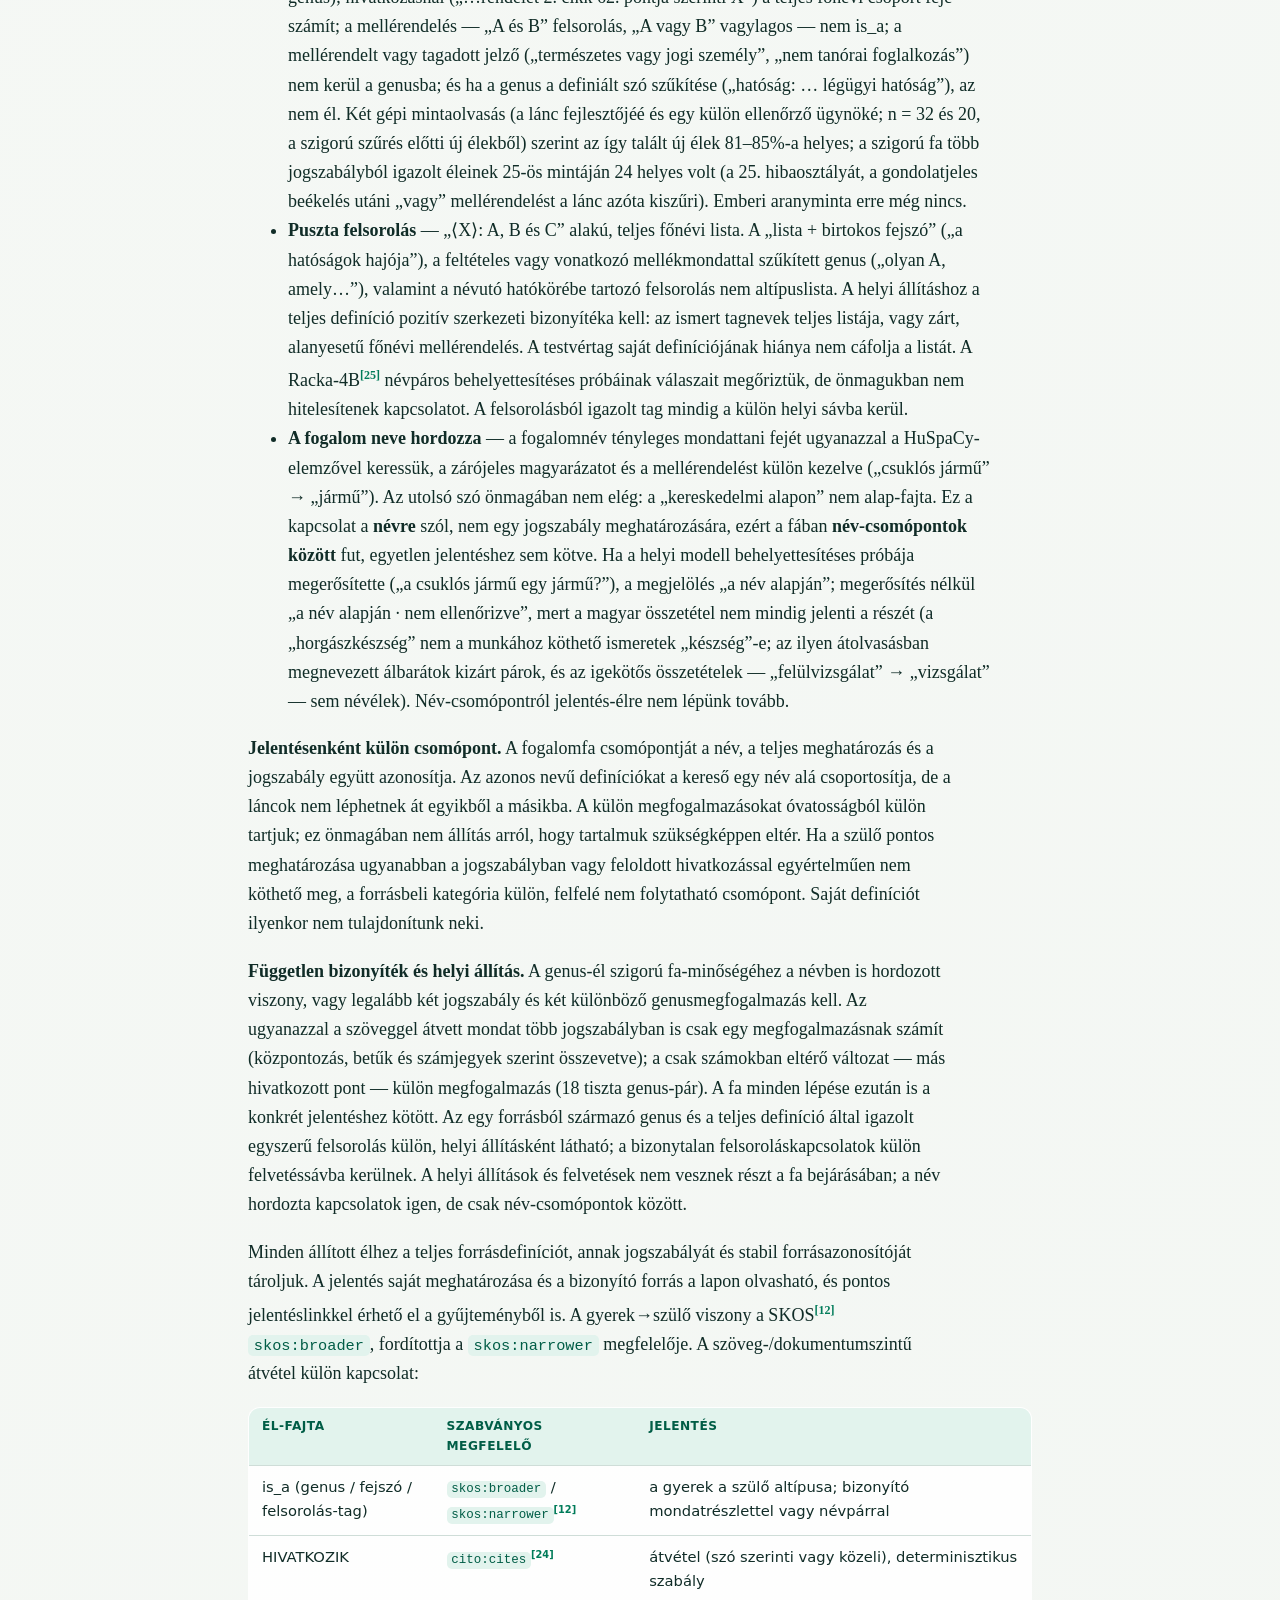
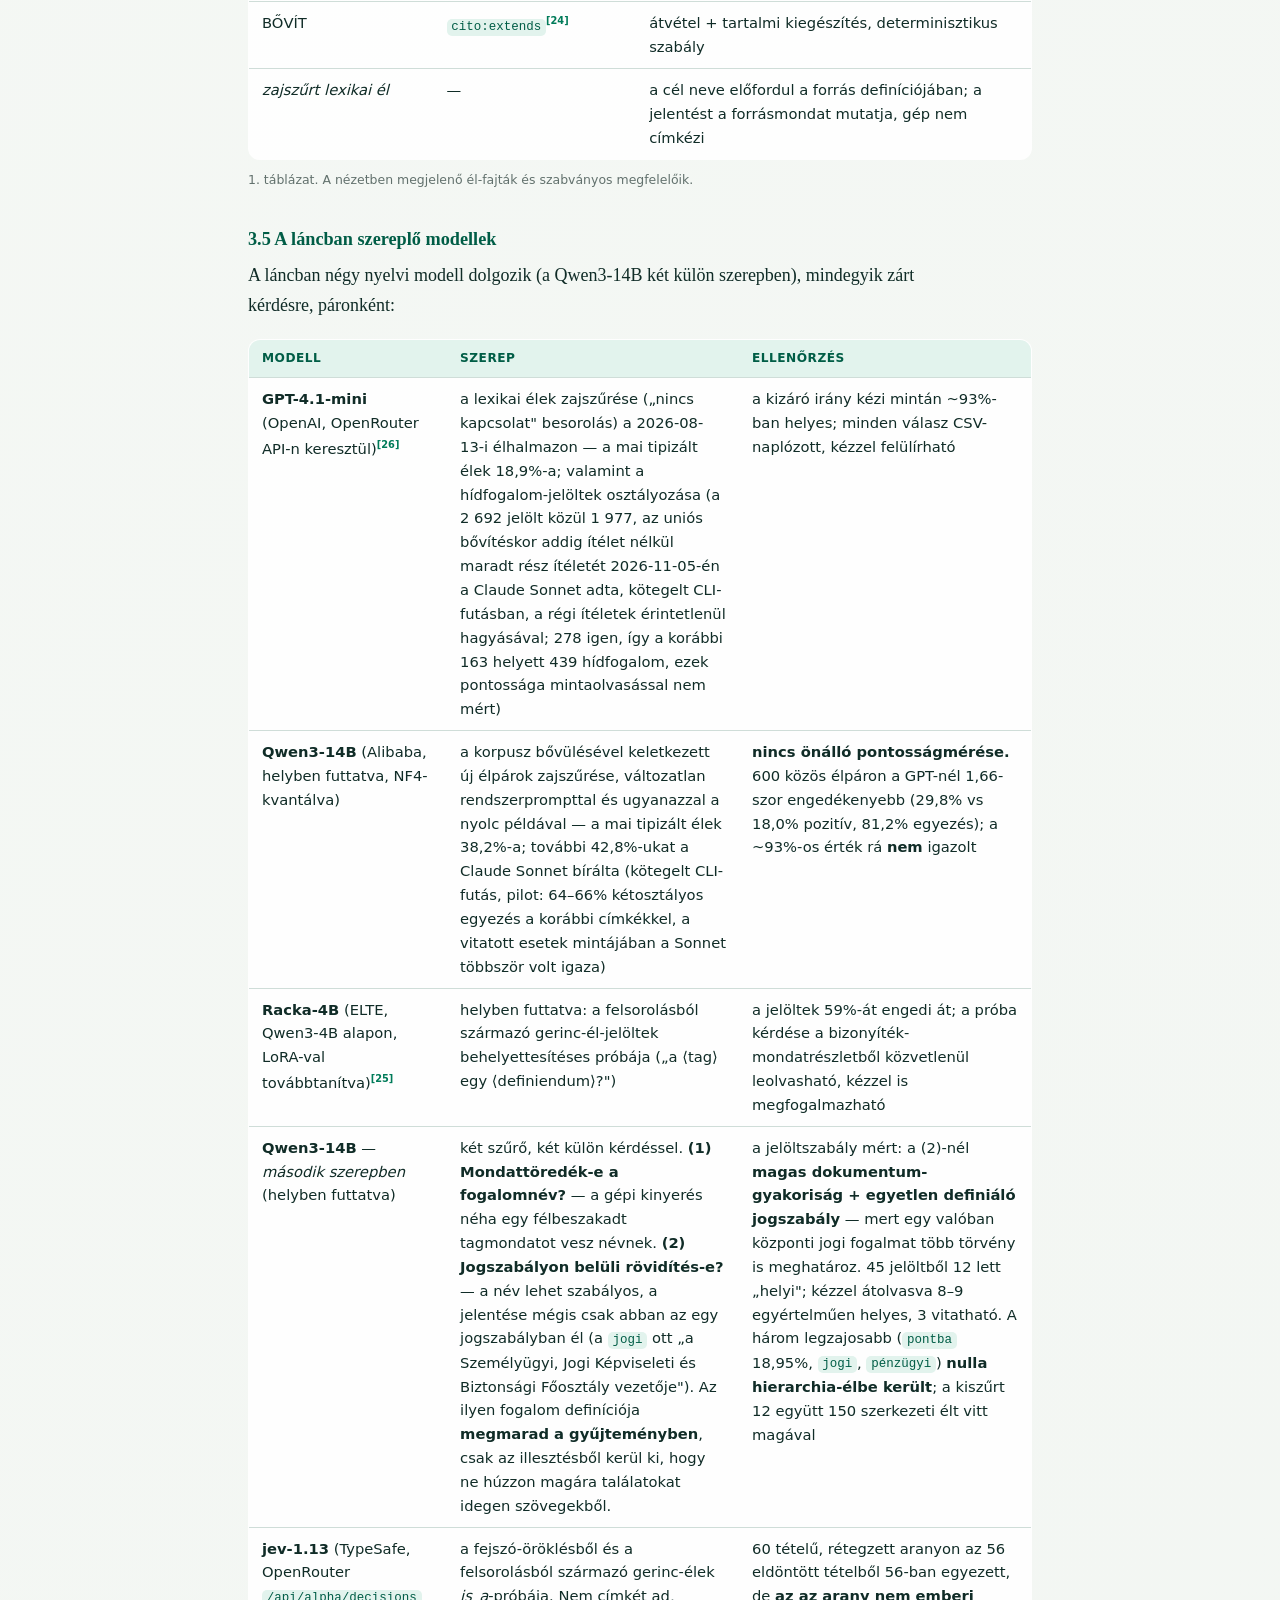
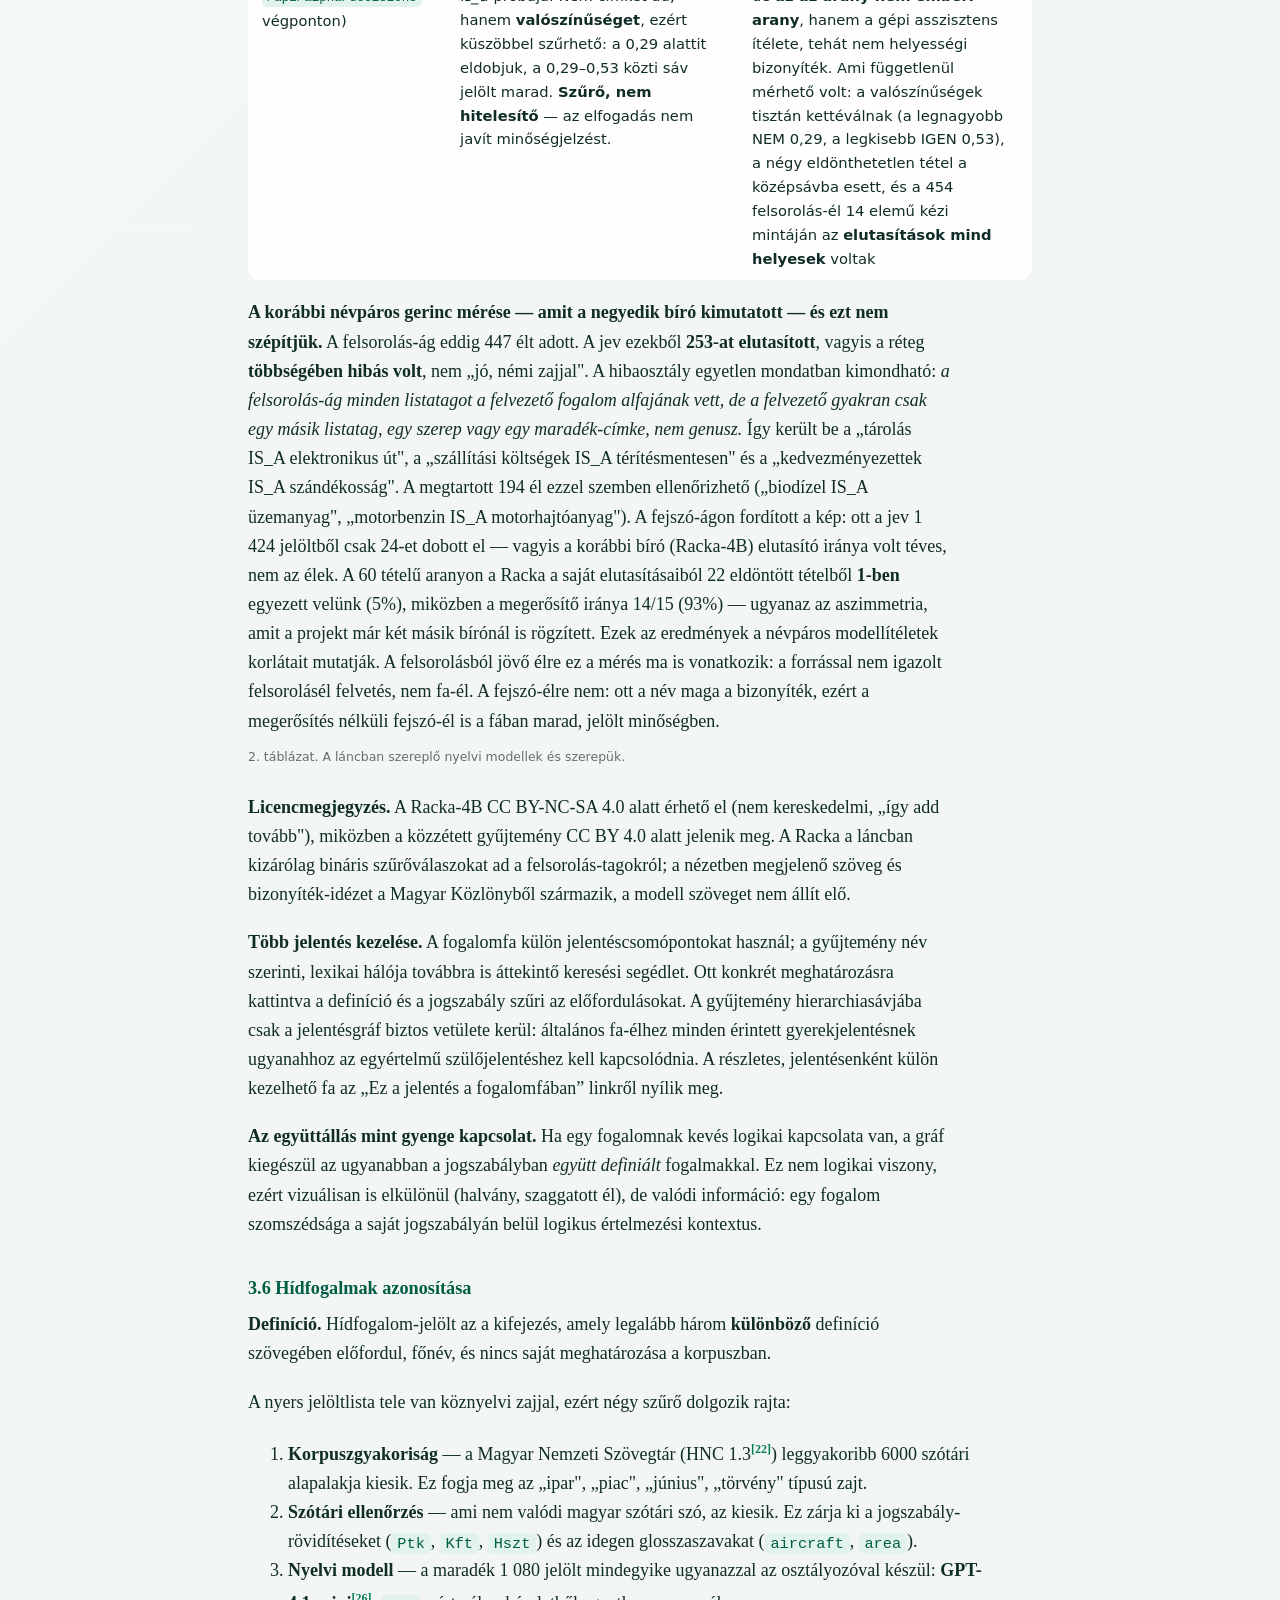
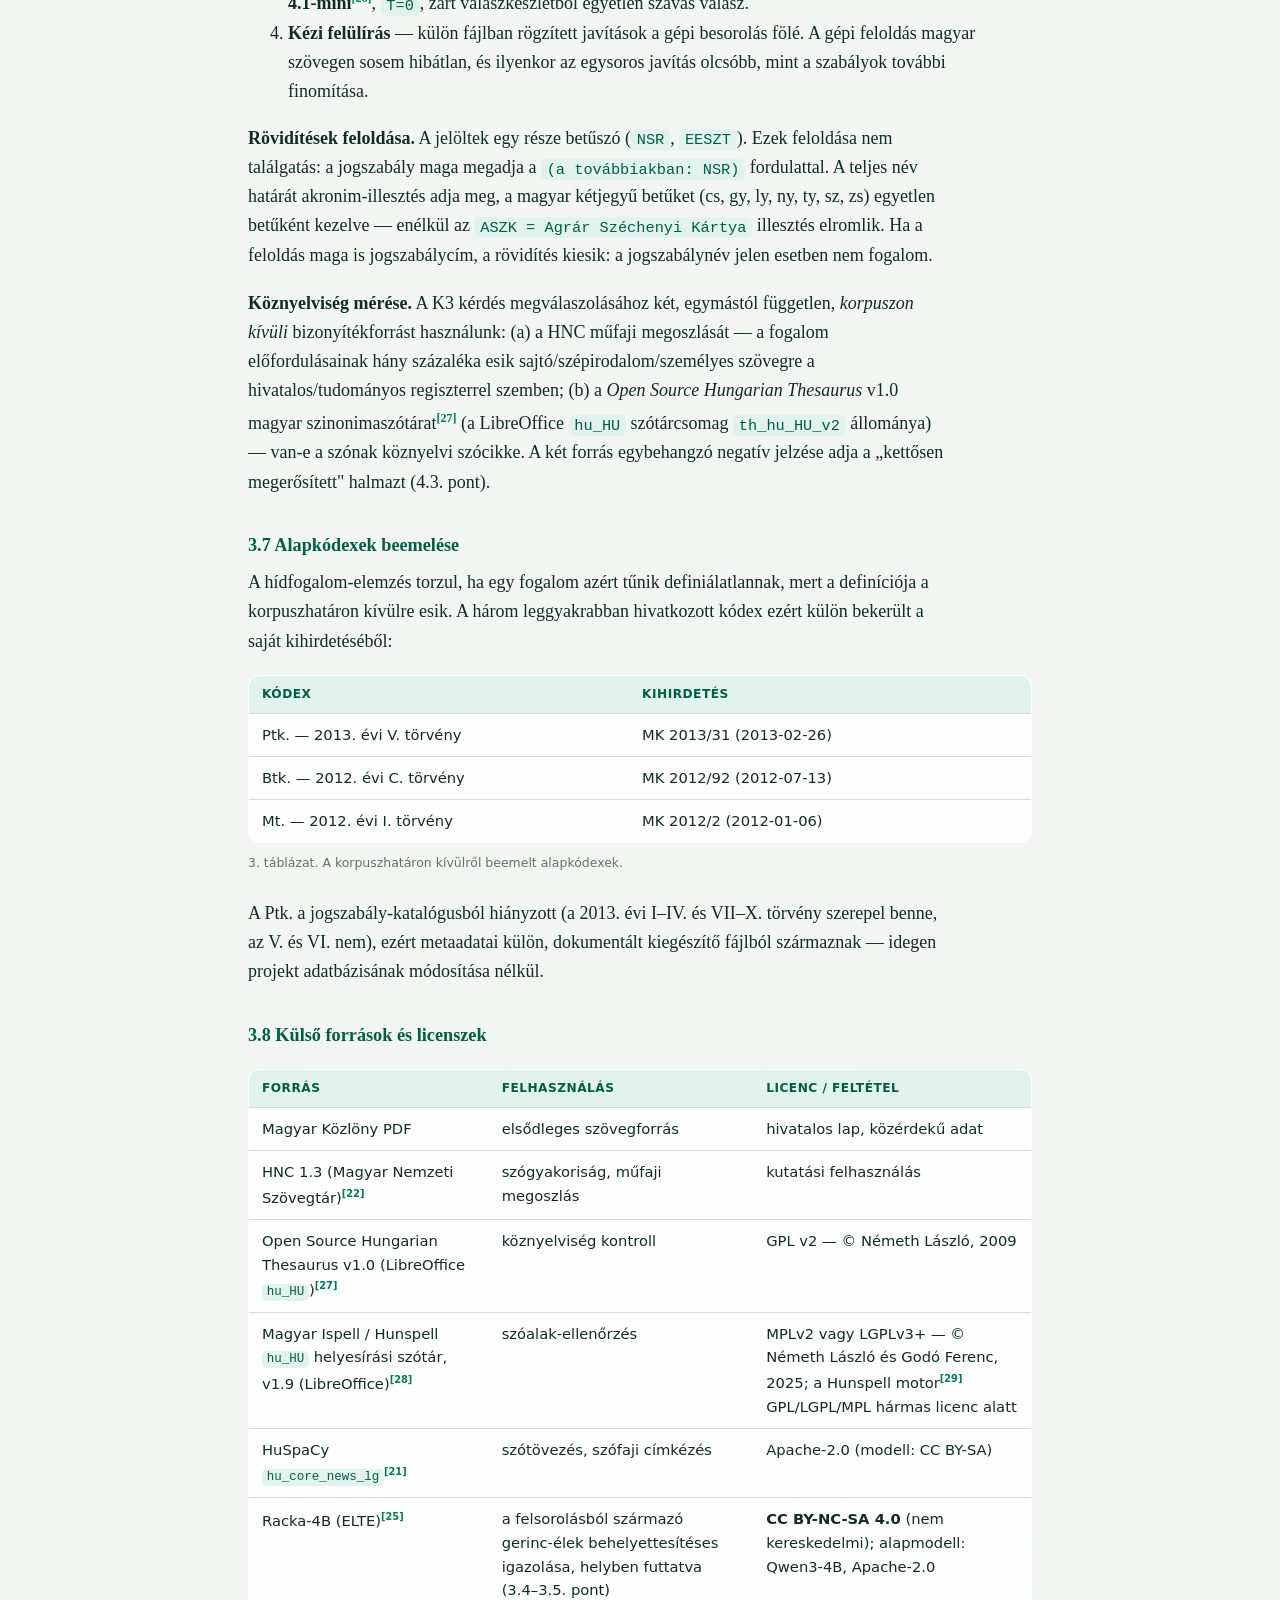
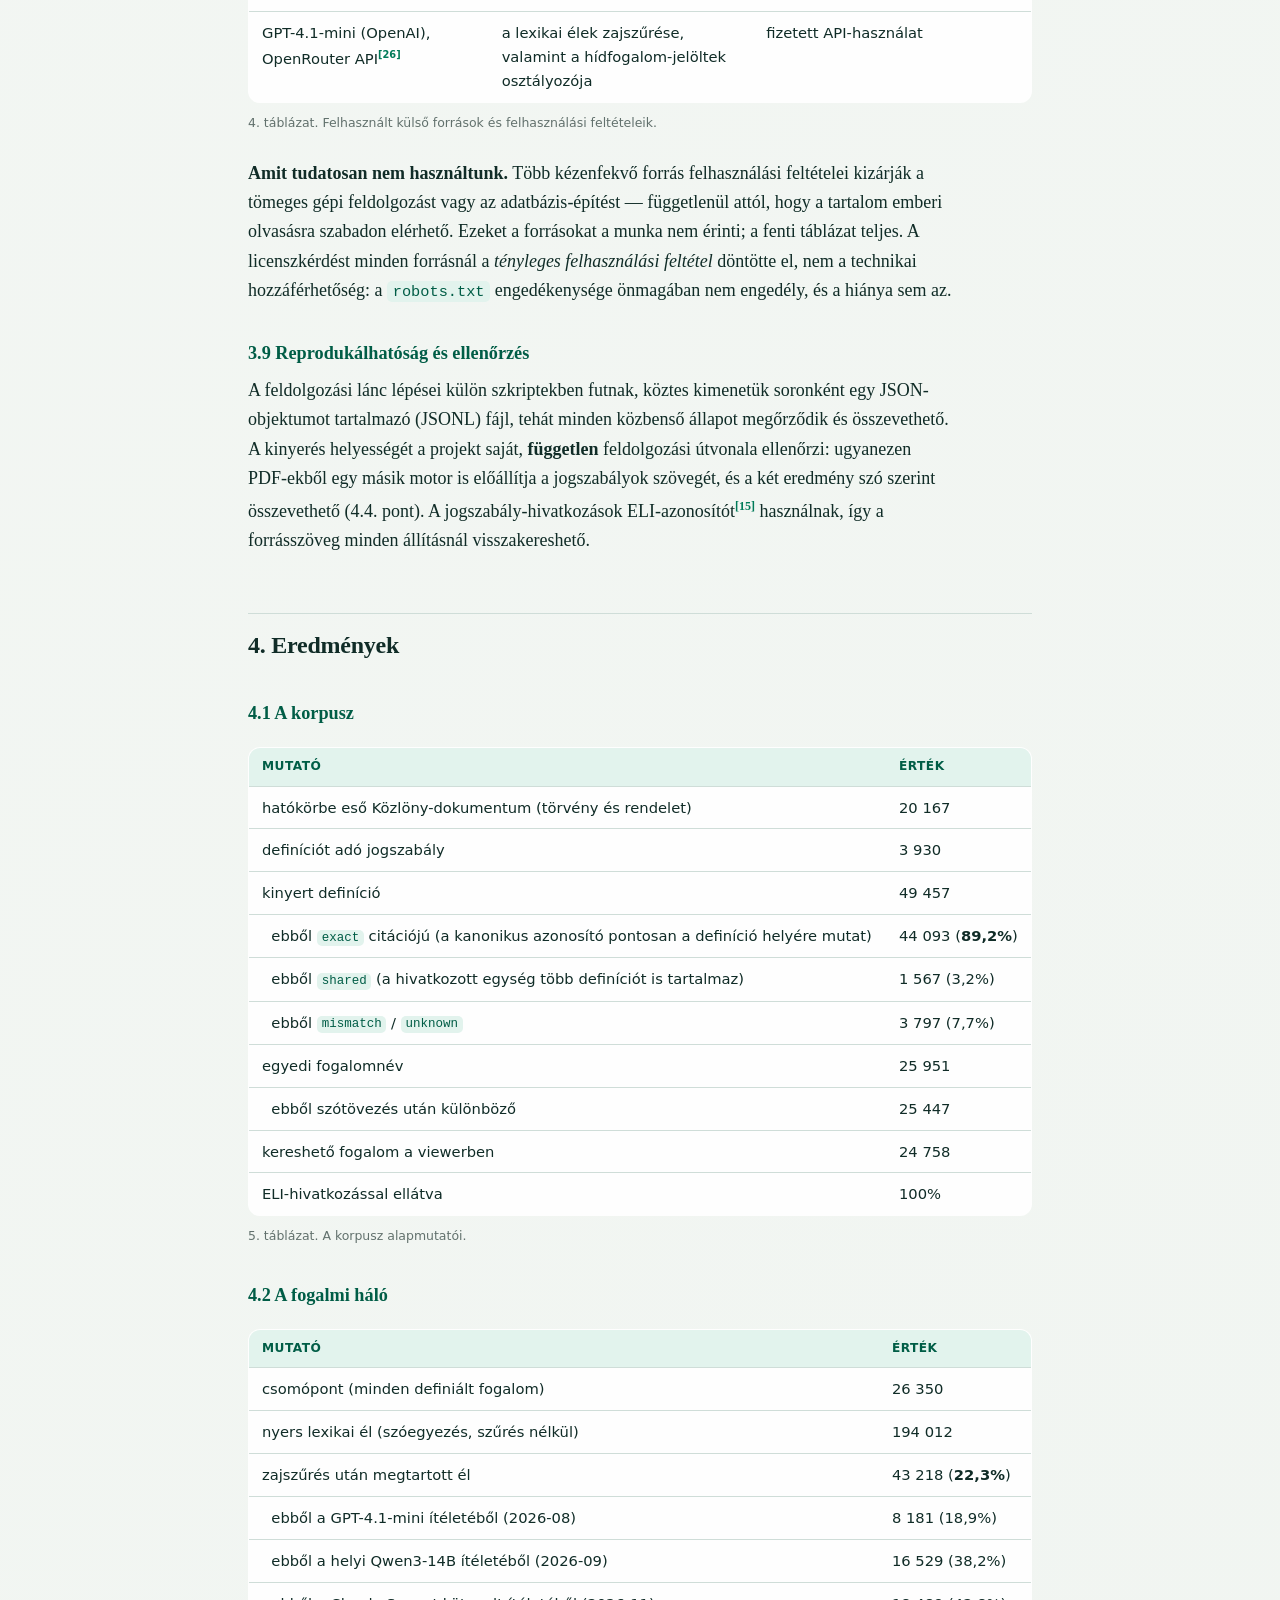
<file: Hogyan_keszult.html>
<!doctype html>
<html lang="hu">
<meta charset="utf-8">
<title>Hogyan készült — HJusDefs 0.9</title>
<meta name="description" content="A gyűjtemény módszertana mért számokkal: forrás, kinyerés, a fogalmi gerinc felépítése, és amit a mérések NEM igazolnak.">
<link rel="canonical" href="https://goroggy.github.io/hjusdefs-web/Hogyan_keszult.html">
<meta property="og:type" content="website">
<meta property="og:site_name" content="HJus">
<meta property="og:locale" content="hu_HU">
<meta property="og:title" content="Hogyan készült — HJusDefs">
<meta property="og:description" content="A gyűjtemény módszertana mért számokkal: forrás, kinyerés, a fogalmi gerinc felépítése, és amit a mérések NEM igazolnak.">
<meta property="og:url" content="https://goroggy.github.io/hjusdefs-web/Hogyan_keszult.html">
<meta name="twitter:card" content="summary">
<meta name="viewport" content="width=device-width,initial-scale=1">
<!-- organo-stilus -->
<style>
:root{
  --ink:#102c27; --muted:#62716d; --green:#007b59; --green-dark:#005d46;
  --green-soft:#e2f3ed; --aqua:#dceff2; --orange:#c86c27; --orange-soft:#f8e6d6;
  --line:#cfddd8; --panel:rgba(255,255,255,.94);
  --shadow:0 18px 45px rgba(21,52,45,.11); --accent:#007b59;
}
*{box-sizing:border-box}
body{
  margin:0; color:var(--ink); font-family:Georgia,"Times New Roman",serif;
  font-size:18px; line-height:1.62; min-height:100vh;
  background:
    radial-gradient(circle at 84% 4%, rgba(140,197,184,.22), transparent 34rem),
    linear-gradient(135deg,#f8faf7,#eef3ef);
}
.wrap{max-width:52rem;margin:0 auto;padding:34px 24px 90px}
nav{
  font-family:system-ui,sans-serif;font-size:.8rem;margin:0 0 26px;
  display:flex;gap:16px;flex-wrap:wrap
}
nav a{color:var(--green-dark);text-decoration:none;border-bottom:1px solid var(--line);padding-bottom:1px}
nav a:hover{border-color:var(--green)}
h1{
  font-size:clamp(2rem,4.4vw,2.7rem);line-height:1.08;font-weight:600;
  letter-spacing:-.015em;margin:.1em 0 .25em;text-wrap:balance
}
em.sub{
  display:block;font-style:normal;color:var(--muted);font-size:1.02rem;
  line-height:1.45;margin:0 0 6px;max-width:44rem
}
.meta{
  font-family:system-ui,sans-serif;font-size:.72rem;letter-spacing:.09em;
  text-transform:uppercase;color:var(--green);font-weight:850;margin:14px 0 0
}
h2{
  font-size:1.5rem;font-weight:600;letter-spacing:-.01em;
  margin:2.4em 0 .5em;padding-top:.5em;border-top:1px solid var(--line)
}
h3{font-size:1.14rem;font-weight:600;margin:1.9em 0 .4em;color:var(--green-dark)}
p,li{max-width:44rem}
p{margin:0 0 1.05em}
a{color:var(--green-dark);text-decoration:none;border-bottom:1px solid var(--line)}
a:hover{border-color:var(--green)}
code{
  font-family:ui-monospace,"SF Mono",Menlo,Consolas,monospace;font-size:.85em;
  background:var(--green-soft);color:var(--green-dark);
  padding:.1em .38em;border-radius:5px
}
.abstract{
  background:var(--panel);border:1px solid var(--line);border-radius:15px;
  box-shadow:var(--shadow);padding:22px 26px;margin:26px 0 32px;font-size:.97rem
}
.abstract h3{margin-top:0;color:var(--green);font-family:system-ui,sans-serif;
  font-size:.72rem;letter-spacing:.09em;text-transform:uppercase;font-weight:850}
.abstract p:last-child{margin-bottom:0}
table{
  border-collapse:collapse;width:100%;margin:18px 0;font-size:.92rem;
  font-family:system-ui,sans-serif;background:var(--panel);
  border:1px solid var(--line);border-radius:12px;overflow:hidden
}
th,td{padding:9px 13px;text-align:left;border-bottom:1px solid var(--line);
  vertical-align:top;font-variant-numeric:tabular-nums}
th{background:var(--green-soft);color:var(--green-dark);font-weight:700;
  font-size:.76rem;letter-spacing:.04em;text-transform:uppercase}
tr:last-child td{border-bottom:0}
.caption{font-family:system-ui,sans-serif;font-size:.78rem;color:var(--muted);
  margin:-8px 0 26px}
blockquote{
  margin:18px 0;padding:10px 18px;border-left:3px solid var(--green-soft);
  color:#41524e;font-style:italic
}
/* KIHIRDETESKORI ALLAPOT. Ugyanaz a borostyan sav, mint a hjusdefs.html
   #statenote-ja -- egy fenntartas, egy forma, mind a harom lapon. Eddig a
   "kihirdeteskori allapot" mondat a Hogyan_keszult.html es az
   Ellentmondasok.html KORLATOK-listajanak kozepen allt, a Miez.html-bol
   pedig teljesen hianyzott; a legfontosabb lehatarolast nem lehet
   felsorolas-elembe temetni. */
p.statenote{
  background:var(--orange-soft);border-left:4px solid var(--orange);
  padding:12px 18px;border-radius:0 8px 8px 0;margin:18px 0 22px;
  font-size:.95rem;max-width:none
}
/* A kihirdetes eve az idezet mellett -- ugyanaz a felirat, mint a
   hjusdefs.html .pubyear pirulajan ("ÉÉÉÉ-ben kihirdetett szöveg"). */
.pubyear{
  display:inline-block;font-family:system-ui,sans-serif;font-size:.72rem;
  background:var(--green-soft);color:var(--green-dark);
  border:1px solid var(--line);border-radius:4px;padding:1px 7px;margin-left:6px;
  white-space:nowrap
}
hr{border:0;border-top:1px solid var(--line);margin:34px 0}
.toc{
  background:var(--panel);border:1px solid var(--line);border-radius:14px;
  box-shadow:var(--shadow);padding:16px 22px;margin:26px 0;font-size:.92rem
}
.toc ol{margin:.3em 0;padding-left:1.3em}
.toc a{text-decoration:none;border:0}
.toc a:hover{border-bottom:1px solid var(--green)}
sup a{text-decoration:none;border:0;font-weight:700;color:var(--green);font-size:.8em}
ol.refs{font-size:.86rem;color:#3d4d49}
ol.refs li{margin:0 0 .7em;padding:3px 7px;border-radius:7px}
ol.refs li:target{background:var(--green-soft)}
.src{font-family:system-ui,sans-serif;font-size:.78rem;color:var(--muted);margin:2px 0 0}
.van{color:var(--green);font-weight:700}
.nincs{color:var(--orange);font-weight:700}
figure.flow{margin:26px 0 8px;padding:22px 20px 14px;background:var(--panel);
  border:1px solid var(--line);border-radius:15px;box-shadow:var(--shadow)}
figure.flow svg{display:block;width:100%;height:auto}
.ribbon{opacity:0;animation:ribbon-in .9s ease forwards}
@keyframes ribbon-in{to{opacity:1}}
@media (prefers-reduced-motion:reduce){.ribbon{animation:none;opacity:1}}

/* ---- TELEFON. Merve (390 px): a Hogyan_keszult.html 497 px szeles volt a
   tablazatai miatt. Egy hatoszlopos modszertani tabla nem olvashato 390
   px-en, ezert nem osszenyomjuk, hanem SAJAT vizszintes gorgetest kap --
   a lap maga nem log ki. ---- */
@media(max-width:640px){
  .wrap{padding-left:12px;padding-right:12px}
  table{display:block;max-width:100%;overflow-x:auto}
  pre,code{overflow-x:auto;max-width:100%}
}
</style>
<div class="wrap">
<nav><a href="hjusdefs.html">&larr; Vissza a gyűjteményhez</a>
<a href="Miez.html">Mi ez?</a><a href="Hogyan_keszult.html">Hogyan készült?</a><a href="Ellentmondasok.html">Ellentmondások</a><a href="Fogalomhiany.html">Fogalomhiány</a><a href="fogalomfa.html">Fogalomfa</a></nav>

<h1>Fogalmi háló a magyar jogszabályok értelmező rendelkezéseiből 0.9</h1>
<em class="sub">Determinisztikus kinyerés, zajszűrt fogalmi háló és szerkezeti gerinc: módszer és első eredmények 20 167 Magyar Közlöny-dokumentumon</em>
<p class="meta">Módszertani tanulmány a HJusDefs gyűjteményhez · 2026</p>

<div class="abstract">
<h3>Kivonat</h3>
<p><b>Háttér.</b> A magyar jogszabályok „Értelmező rendelkezések" szakaszai több ezer legáldefiníciót (fogalommeghatározást) tartalmaznak, de ezek jogszabályonként elszigetelten élnek: nincs olyan összeállítás, amelyből kiderülne, mely fogalmakat hány jogszabály határoz meg, milyen eltéréssel, és melyik definíció melyik másikra épül.</p>
<p><b>Célkitűzés.</b> A munka három kérdést vizsgál: a definíciós <i>redundanciát</i>, a definíciók közötti <i>fogalmi függést</i>, valamint a <i>hídfogalmakat</i> — azokat a kifejezéseket, amelyekre sok meghatározás hivatkozik, de a <i>vizsgált korpuszban</i> egyetlen jogszabály sem definiálja őket (a vizsgált korpusz nem az összes hatályos jogszabály).</p>
<p><b>Módszer.</b> 20 167 Magyar Közlöny-dokumentum (2010–2026, törvény és rendelet) determinisztikus mintaillesztéses feldolgozása, kiegészítve 199 korábbi jogszabály (1990–2009) közlönyállapotával: ezeket a korpusz hivatkozza, de nem tartalmazta, és a szövegük a Nemzeti Jogszabálytárból való, ugyanabban a kihirdetéskori alakban. Ugyanezen az alapon kerültek be az uniós jogi aktusok magyar nyelvű, kihirdetett szövegének fogalommeghatározó cikkei is (CELLAR, 3-as CELEX-szektor): 2 143 aktusból, ebből 1 619 ad meghatározást. Ezek a korpusz által hivatkozott aktusok és az EUR-Lex szöveges keresésével talált, hatályos aktusok; cikk-szintű kivágás, vagyis az aktusok többi cikke nem került be, a hatályosságot az érvényesség vége jelzi, nem az egységes szerkezetű szöveg. Az uniós bővítés előtt mérve a korpusz 2 990 meghatározása nem definiál, hanem uniós aktusra küld tovább, és e mutatók 47,2%-a egyetlen rendeletre, a 651/2014/EU-ra (ezt a mérést az uniós bővítés után nem ismételtük). Az uniós bővítés (2026-11-05) után a korpusz bővülésével keletkezett 147 166 új élpárt a Claude Sonnet bírálta el (CLI, kötegelve, a korábbi nyolc példás prompttal); a tipizált élek aránya (22,3%) ezért nem vethető össze közvetlenül a korábbi 26,2%-kal: a nevező bővült, és az új bíró szigorúbb (300 és 800 párból álló próbán a párok 89,9%-át minősítette kapcsolat nélkülinek, a korábbi bírók 56,1%-ával szemben). A korábban bírálat nélkül kiesett élpárokat (62 701; köznyelvi egyszavas célfogalmak és a jelöltgyűjtőtől eltérően illeszkedő párok) a Claude Sonnet utólag szintén megítélte (5 537 pozitív címke), így a mai gráfban nincs ítélet nélkül kiesett él. A nyers lexikai éleket nyelvmodell-alapú zajszűrés tisztítja (GPT-4.1-mini, majd a korpusz bővülésével keletkezett új élpárokon a helyben futtatott Qwen3-14B, mindkettő <code>T=0</code>, zárt válaszkészlet — a két bíró küszöbe eltér, l. lent); a fogalomfa viszont a definíciók nyelvtani szerkezetéből, konkrét forráshoz kötött jelentésekkel épül. A több jelentésű neveket a kereső egy csoportba rendezi, a kapcsolatok azonban nem léphetnek át köztük. A másolt genusmondat több jogszabályban is egy megfogalmazásnak számít. A fogalom nevéből következő kapcsolatok („csuklós jármű” → „jármű”) a fában vannak, név-csomópontok között: a névre szólnak, nem egy jogszabály meghatározására, és jelölik, ha a helyi modell megerősítette őket. A helyi állítások és a nem igazolt felsorolásfelvetések a fán kívül, elkülönítve látszanak. A hídfogalom-jelöltek négylépcsős szűrésen mennek át (korpuszgyakoriság, szótári ellenőrzés, egységes modell-osztályozás, kézi felülírás).</p>
<p><b>Eredmények.</b> 49 457 kinyert definíció 3 930 jogszabályból, 26 350 csomópont. A definíciók 89,2%-ánál a kanonikus azonosító pontosan arra a szövegegységre mutat, ahol a definíció áll (<code>exact</code>); 3,2%-nál a hivatkozott egység több definíciót is tartalmaz (<code>shared</code>), 7,7%-nál eltérés van (<code>mismatch</code>). A 194 012 nyers lexikai élből a zajszűrés után 43 218 marad. A fogalomfa kétféle kapcsolatot tartalmaz. 10&nbsp;716 jelentésenkénti kapcsolatot egy konkrét forrás genusmondata igazol; ezek 87,2%-a (9 349) forrásbeli kategóriában végződik, vagyis felfelé nem folytatható, tehát a jelentésenkénti fa lényegében egy szint mély. Ehhez jön 14 582 név hordozta kapcsolat, név-csomópontok között; ebből 8 449-et a helyi modell megerősített, 3 674-nél a jogszabály genusa is kimondja a kapcsolatot, 2&nbsp;459 pedig megerősítetlen, jelölt minőségű. További 9 642 kapcsolat külön helyi állítás, 4 522 pedig felsorolásból származó felvetés, amelyet a helyi modell elfogadott, de a forrás nem igazol. A modell által elutasított felsorolásfelvetés (3&nbsp;625) sehol nem jelenik meg. A forráshoz kötött meghatározáscsomópontok száma 49 399, a saját definíció nélküli, forrásbeli kategóriáké 28 263. A jelentésenkénti és a helyi kapcsolatok konkrét forrásszöveggel és jogszabállyal ellenőrizhetők; a név hordozta kapcsolatoknál a bizonyíték a fogalomnév maga (a 14 582-ből 10&nbsp;908-nél nincs jogszabályi idézet). Ez nem emberi pontosságmérés: a független átolvasások mintáin a megerősített névélek kb. 90%-a volt helyes (n = 15 és 30), az igekötős összetételek („felülvizsgálat” → „vizsgálat”; vissza-, felül-, hozzá-, közzé-, után-, újra- stb. + főnév) és az átolvasásokban megnevezett 45 álbarát („horgászkészség” → „készség”) nem névélek. Ez nem zárt osztály: az egybeírt összetételek (849 sor) második tagja más jelentésű is lehet („gazda”, „telep”, „alap”), ezek hibaaránya a második átolvasás szerint kb. 5–6% (alsó becslés). 506 hídfogalom (a regiszter-mérés jelöltlistáján; 3 057 jelöltből), ezek 63,4%-a köznyelvi regiszterű; 122 fogalomnál viszont két független nyelvi forrás egybehangzóan a szakmai jelleget erősíti meg. Egy független feldolgozási útvonallal szemben — a 2026-08-13-i korpuszon mérve — a definíciók 92,6%-a szó szerint egyezett.</p>
<p><b>Következtetés.</b> A determinisztikus kinyerés, a zajszűrt lexikai háló és a szerkezeti bizonyítékon alapuló fogalmi gerinc kombinációja ellenőrizhető és reprodukálható fogalomtérképet ad: a fa kapcsolatai vagy szó szerinti jogszabály-idézettel (jelentésenkénti és helyi), vagy a fogalom nevével (név hordozta) visszaolvashatók; a név nem bizonyítja a jelentést. A kapcsolatok helyessége gépi szabály eredménye, amelyet eddig mintaolvasás mért, emberi aranyminta nincs.</p>
<p style="margin-bottom:0"><b>Kulcsszavak:</b> legáldefiníció · jogi fogalmi háló · normavilágosság · információkinyerés · jogi informatika · magyar jogi korpusz</p>
</div>

<div class="toc">
<b>Tartalom</b>
<ol>
<li><a href="#s1">Bevezetés</a></li>
<li><a href="#s2">Előzmények</a></li>
<li><a href="#s3">Anyag és módszer</a></li>
<li><a href="#s4">Eredmények</a></li>
<li><a href="#s5">Megbeszélés</a></li>
<li><a href="#s6">Korlátok</a></li>
<li><a href="#s7">Következtetések és további irányok</a></li>
<li><a href="#hiv">Hivatkozások</a></li>
</ol>
</div>

<h2 id="s1">1. Bevezetés</h2>

<p>A legáldefiníció a jogalkotás egyik legrégebbi technikai eszköze: a jogszabály maga rögzíti, hogy egy kifejezést a saját alkalmazási körében milyen jelentésben használ. A magyar jogszabályok jelentős része tartalmaz „Értelmező rendelkezések" alcímet, illetve „E törvény alkalmazásában…" fordulattal bevezetett meghatározásokat.</p>

<p>Ezek a definíciók azonban <b>szétszórtan élnek</b>. Minden jogszabály a saját fogalomkészletét írja le, egymásra hivatkozva, egymástól átvéve vagy éppen egymástól eltérve — de nincs olyan összeállítás, amely a teljes állományt együtt mutatná. Emiatt három, jogilag is érdekes kérdés marad megválaszolatlanul:</p>

<ol>
<li><b>K1 — Redundancia.</b> Ugyanazt a fogalmat hány jogszabály definiálja, és a szövegek mennyire térnek el egymástól? Az eltérés valódi tartalmi szétcsúszás, vagy csak eltérő megfogalmazás ugyanarra a dologra?</li>
<li><b>K2 — Fogalmi függés.</b> Egy definíció mely más, szintén definiált fogalmakra épül, és ezekből milyen ellenőrizhető hierarchia (tágabb–szűkebb viszonyok) építhető?</li>
<li><b>K3 — Hallgatólagos alapok.</b> Mely fogalmakra hivatkozik sok meghatározás úgy, hogy <i>egyetlen</i> jogszabály sem definiálja őket? Ezeket nevezzük a továbbiakban <b>hídfogalmaknak</b>.</li>
</ol>

<p>A harmadik kérdés a legérdekesebb, mert közvetlenül érinti a normavilágosság alkotmányos követelményét. Ha a jogalkotó definiálatlanul hagy egy fogalmat, azzal vagy a köznyelvi jelentésre támaszkodik — ami legitim és elkerülhetetlen jogalkotási gyakorlat<sup><a href="#r1">[1]</a><a href="#r2">[2]</a></sup> —, vagy egy definiálatlan szakkifejezést hagy a jogalkalmazóra, ami már normavilágossági probléma<sup><a href="#r3">[3]</a></sup>. A kettő megkülönböztetéséhez a jogi szövegen kívülről kell nyelvi bizonyítékot behozni; a jelen munka erre tesz javaslatot.</p>

<p>A tanulmány elsődleges hozzájárulása <b>módszertani</b>: nagy magyar jogi korpuszon a fogalmi háló felépítéséhez a determinisztikus mintaillesztés és a szűk, zárt kérdésre bevetett nyelvi modell kombinációja ellenőrizhető és olcsó út — a jelentés- és helyi kapcsolatok a forrásmondattal, a név hordozta kapcsolatok a fogalomnévvel visszaolvashatók.</p>

<h2 id="s2">2. Előzmények</h2>

<h3>2.1 A legáldefiníció és a normavilágosság</h3>
<p>A jogi nyelv határozatlansága nem hiba, hanem szerkezeti sajátosság: Hart „nyitott szövedék" (<i>open texture</i>) fogalma szerint minden általános szabály tartalmaz olyan határesetet, amelyet a szöveg maga nem dönt el<sup><a href="#r1">[1]</a></sup>; Endicott ezt a jogi homályosság szisztematikus elemzésévé fejleszti<sup><a href="#r2">[2]</a></sup>. A legáldefiníció ennek a határozatlanságnak a célzott csökkentése — de csak ott, ahol a jogalkotó él vele.</p>
<p>A magyar alkotmánybírósági gyakorlatban a normavilágosság a jogbiztonságból levezetett követelmény: a jogszabálynak „értelmes és világos" normatartalmat kell hordoznia. A doktrína ívét — a 9/1992. (I. 30.), 11/1992. (III. 5.) és 26/1992. (IV. 30.) AB határozatoktól a mai gyakorlatig — Manhertz tekinti át rendszerezetten<sup><a href="#r3">[3]</a></sup>. A jelen munka szempontjából ebből az következik, hogy a <i>definiálatlanul hagyott szakkifejezés</i> nem pusztán szerkesztési kérdés, hanem mérhető jelenség, amelynek alkotmányjogi olvasata van. A jogi nyelv alulhatározottságát, amely ezt a hiányt szerkezeti sajátosságként kezeli, Szabó Miklós vizsgálja a magyar jogi nyelv sajátosságai kapcsán<sup><a href="#r30">[30]</a></sup>.</p>

<h3>2.2 Definíciók gépi kinyerése jogi szövegből</h3>
<p>A jogi definíciók automatikus felismerése önálló kutatási hagyomány. Walter és Pinkal német bírósági határozatokból nyert ki definíciókat nyelvi mintákkal, és megmutatta, hogy a definíciós fordulatok viszonylag zárt, leírható halmazt alkotnak<sup><a href="#r4">[4]</a></sup>. Winkels és Hoekstra holland jogszabályokon a definíciókat és a definiált fogalmakat együtt nyerte ki, kifejezetten fogalmi háló építése céljából<sup><a href="#r5">[5]</a></sup>. Curtotti és McCreath ausztrál szerződéskorpuszon dolgozott<sup><a href="#r6">[6]</a></sup>, majd Sridharannal együtt a szerződéses <i>definíciós hálózatok</i> vizualizációját vizsgálta — megállapítva, hogy a definíciók fokszámeloszlása log-normális, és hogy egyes meghatározások jelentése „rejtve marad", mert további definíciókra utalnak<sup><a href="#r7">[7]</a></sup>. Ez utóbbi megfigyelés a jelen munka hídfogalom-kérdésének közvetlen előzménye.</p>

<h3>2.3 Jogi fogalmi hálózatok, ontológiák, szabványok</h3>
<p>A jogi szövegek hálózatos elemzését Bommarito és Katz alapozta meg az Egyesült Államok Kódexén<sup><a href="#r8">[8]</a></sup><sup><a href="#r9">[9]</a></sup>, a megközelítés programadó összefoglalása Ruhl, Katz és Bommarito nevéhez fűződik<sup><a href="#r10">[10]</a></sup>. Ezek a munkák azonban jellemzően a <i>dokumentumok</i> hivatkozási hálózatát vizsgálják, nem a <i>fogalmakét</i>.</p>
<p>A fogalmi oldalon a jogi ontológiák állnak: az LKIF-Core az alapvető jogi fogalmak OWL-modellje<sup><a href="#r11">[11]</a></sup><sup><a href="#r23">[23]</a></sup>, a SKOS a fogalmi rendszerek (tezauruszok, fogalomtárak) általános leírónyelve<sup><a href="#r12">[12]</a></sup>, az uniós gyakorlatban pedig az EuroVoc többnyelvű tezaurusz tölti be a közös fogalmi réteg szerepét<sup><a href="#r13">[13]</a></sup>. A dokumentum-oldalt az Akoma Ntoso / OASIS LegalDocML XML-szabvány<sup><a href="#r14">[14]</a></sup> ill. annak uniós változata, az AKN4EU<sup><a href="#r14">[14]</a></sup>, és az European Legislation Identifier (ELI) azonosítórendszer<sup><a href="#r15">[15]</a></sup> fedi le. A kettő összekötésére — jogi dokumentum, külső entitás és heterogén tudásbázis között — Barabucci, Di Iorio és Poggi az ALLOT ontológiát javasolja<sup><a href="#r16">[16]</a></sup>. Integrált rendszerként az Eunomos mutatja be, hogyan kapcsolható össze a jogszabály-XML, a fogalomtár és a naprakészen tartás<sup><a href="#r17">[17]</a></sup>.</p>
<p>A jelen munka ezek közül a SKOS és az ELI szintjén illeszkedik: a verifikált fogalmi gerinc a SKOS tágabb/szűkebb viszonyának felel meg, a hivatkozás-élek a CiTO predikátumaiból kapják a megfelelőjüket (3.4. pont), a jogszabály-hivatkozások pedig ELI-azonosítón keresztül mutatnak a Nemzeti Jogszabálytárra.</p>

<h3>2.4 Magyar előzmények</h3>
<p>Magyar nyelvterületen a jogi szövegek gépi vizsgálatának úttörő összefoglalása Ződi Zsolt monográfiája a jogi adatbázisokról és a gépi forráskutatásról<sup><a href="#r18">[18]</a></sup>. Módszertanilag a legközelebbi hazai előzmény ugyanő hivatkozásmintázat-elemzése a magyar bíróságok ítéletein<sup><a href="#r19">[19]</a></sup>: ez mutatta meg, hogy a magyar jogi anyagon a hálózatos szemlélet érdemi állításokhoz vezet — miközben a korpusz lefedettsége (a publikált ítéletek aránya) önmagában is elsőrendű módszertani kérdés. Ződi jogi szövegtipológiája<sup><a href="#r20">[20]</a></sup> szolgáltatja azt a keretet, amelyben az „Értelmező rendelkezések" szakasz nem tetszőleges szövegrészlet, hanem önálló, felismerhető műfaji egység — ez az egész kinyerési eljárás előfeltevése.</p>
<p>A magyar nyelvi feldolgozás eszközoldalán többek közt a HuSpaCy elemzőlánc<sup><a href="#r21">[21]</a></sup> és a Magyar Nemzeti Szövegtár<sup><a href="#r22">[22]</a></sup> áll rendelkezésre; utóbbi a jelen munkában nem csak segédeszköz, hanem <i>bizonyítékforrás</i> a köznyelviség eldöntéséhez (3.6. pont).</p>

<h3>2.5 A hiány, amelyet a munka betölt</h3>
<p>A fenti irodalomból három hiány rajzolódik ki. (i) A definíció-kinyerés eddigi munkái vagy más nyelvre, vagy más szövegtípusra (bírósági határozat, szerződés) irányultak — <b>magyar jogszabályi legáldefiníciókra teljes korpuszszinten nem</b>. (ii) A jogi hálózatelemzés a dokumentumok szintjén erős, a <b>fogalmak közötti tipizált relációk</b> szintjén ritkább. (iii) A definiálatlanul hagyott, mégis sokat hivatkozott fogalmak kérdését a szerződéses irodalom felveti<sup><a href="#r7">[7]</a></sup>, de <b>korpuszkülső nyelvi bizonyítékkal</b> nem támasztja alá. A jelen munka mindhárom ponton kísérel meg előrelépni.</p>

<h2 id="s3">3. Anyag és módszer</h2>

<h3>3.1 Forrás és lehatárolás</h3>
<p><b>Elsődleges forrás:</b> a Magyar Közlöny PDF-kiadásai 2010 – 2026 között, kiegészítve három alapkódex korábbi kihirdetésével (3.7. pont).</p>
<p class="statenote"><b>Kihirdetéskori (közlöny-)állapot.</b> A feldolgozás nem követi a módosításokat: minden definíció abban a formában szerepel, ahogy kihirdették — <b>ez nem a hatályos szöveg</b>. A gyűjteményben ezért minden meghatározás mellett ott áll a <b>kihirdetés éve</b> (a forrásdokumentum közlönyévfolyama), és külön hivatkozás vezet a Nemzeti Jogszabálytárban a mai, hatályos szöveghez.</p>

<h3>3.2 Szövegkinyerés</h3>
<p>A PDF-ből tagolt szövegfájl lesz, majd a Közlöny-szám jogszabályonként külön fájlokra bomlik. A definíció-kinyerés ezt követően tisztán mintaillesztéssel dolgozik, nyelvi modell nélkül:</p>
<ul>
<li><b>szakaszhatár:</b> a <code>N. §</code> jelölő</li>
<li><b>definíciós minták:</b> dőlt fogalomjelölés (a találatok 58,9%-a; az uniós szövegek idézőjelet használnak, nem dőlt jelölést, ezért az arány a bővített korpuszon alacsonyabb), kettőspontos tagolás, „X alatt Y-t kell érteni" fordulat, ragos bevezetés. A mintakészlet a Walter–Pinkal-féle megfigyeléssel egybevágóan zárt és leírható<sup><a href="#r4">[4]</a></sup>;</li>
<li><b>záró határok:</b> a melléklet, a nemzetközi szerződések <code>CIKK</code>-jelölője és az aláírás-blokk mindig lezárja a keresést.</li>
</ul>
<p>A kinyerés a módosító idézeteket kihagyja, mert azok nem az adott jogszabály saját definíciói.</p>

<h3>3.3 Normalizálás és fogalomösszevonás</h3>
<p>Ugyanaz a fogalom sokszor szó szerint azonos szöveggel szerepel több jogszabályban (jellemzően pl. egy uniós rendelet átvétele). Az azonosításnál csak a szóközök és sortörések egységesülnek; az írásjel és a kis/nagybetű <b>nem</b>, mert jogi szövegben egy vessző is tartalmi különbség lehet. A törvénykönyv-nevek rövidítés↔teljes név megfeleltetése (<code>Ptk.</code> ↔ <code>Polgári Törvénykönyv</code>) és a mutatószavak egységesítése (<code>szerinti</code> / <code>-ban meghatározott</code> / <code>értelmében</code>) determinisztikus szabállyal történik.</p>

<h3>3.4 Élek: zajszűrés és a forráshoz kötött fogalomfa</h3>
<p>Az élek első közelítésben lexikai egyezésből származnak: <code>A → B</code> él akkor keletkezik, ha <code>B</code> fogalom neve előfordul <code>A</code> definíciójának szövegében, szótári alapalakra visszavezetve (HuSpaCy <code>hu_core_news_lg</code><sup><a href="#r21">[21]</a></sup>), hogy a ragozás ne akadályozza az egyezést. Ez önmagában <b>nem</b> fogalmi kapcsolat, csak szóegyezés, ezért két külön mechanizmus dolgozik rajta: egy <b>zajszűrő</b>, amely a véletlen egyezéseket dobja ki, és egy <b>szerkezeti gerinc</b>, amely az ellenőrizhető is_a-viszonyokat mutatja.</p>
<p><b>Zajszűrő.</b> Minden jelölt párra a GPT-4.1-mini<sup><a href="#r26">[26]</a></sup> páronként, zárt válaszkészletből osztályozza, hogy a szóegyezés mögött van-e egyáltalán tartalmi kapcsolat (<code>T=0</code>, néhány rögzített példával). A modell tehát nem generál és nem összegez, csak osztályoz — ez teszi a besorolást visszakereshetővé és utólag kézzel javíthatóvá; minden válasz CSV-naplóval együtt keletkezik. A szűrő a <i>kizáró</i> irányban megbízható: a „nincs kapcsolat" besorolások kézi mintán ~93%-ban helyesek. Megjegyzendő viszont, hogy a megtartott élek jelentős része mögött sincs valódi logikai viszony — a zajszűrő tehát a gráf <b>sűrűségét</b> javítja, a kapcsolat <b>jelentését</b> nem dönti el. Utóbbiért felel a gerinc.</p>

<p><b>Két bíró, és ami ebből következik.</b> A fenti ~93% a GPT-4.1-minire vonatkozik, a 2026-08-13-i élhalmazon mérve. A korpusz azóta megnőtt, és a keletkezett új élpárokat a helyben futó Qwen3-14B ítélte meg (a 2026-11-05-i uniós bővítés élpárait a Claude Sonnet), változatlan rendszerprompttal és ugyanazzal a nyolc példával. A mai gráf 43 218 tipizált éléből <b>16 529 (38,2%) a helyi Qwen3-14B-re, 18 489 (42,8%) a Claude Sonnet kötegelt ítéletére épül</b>; 8 181 (18,9%) már a Qwen előtti, GPT-4.1-mini korszak gyorsítótárában is bent állt.</p>

<p>Ezek a párok zömmel a jelöltgyűjtés szándékos szűrőjén (köznyelvi egyszavas célfogalom) estek ki korábban; az utólagos Sonnet-bírálat 8,8%-ukat tartotta kapcsolatnak, és a bíró pontossága ezen a halmazon két kis mintán (15 és 31 pozitív címke) olvastuk: az elsőn nagyjából a fele, a másodikon kb. kétharmada tűnt hihetőnek (pl. macska → állat), a többi gyenge vagy határeset (pl. hulladékfuvarozás → tengeri). A két bíró küszöbe nem azonos, és ezt megmértük. 600 olyan élpáron, amelyet <i>mindkettő</i> látott, a GPT 18,0%-ot minősített kapcsolatnak, a Qwen 29,8%-ot; egyezésük 81,2%. Az eltérés nem szimmetrikus: 92 esetben mondott a Qwen igent a GPT nemére, és csak 21 esetben fordítva — vagyis a Qwen <b>1,66-szor engedékenyebb</b>. Az eltérő ítéletek kézi olvasása szerint mindkét bíró téved, ellentétes irányba: a Qwen megtalál valódi kapcsolatokat, amelyeket a GPT eldobott (<i>certifikált szaporítóanyag → certifikált anyanövény</i>), de zajt is beenged (<i>kiszervezés → pénzügyi</i>); a GPT viszont eltalálja azt, amit a Qwen eldob (<i>építési tevékenység → építési-szerelési munka</i>). A számokból <b>nem következik</b>, melyik küszöb a helyes — ehhez emberi ítéletű aranyminta kell, ami még nincs kiértékelve. Addig a helyes olvasat: a fehérlista két, eltérően kalibrált félből áll, és a ~93%-os pontosság csak a GPT felére igazolt.</p>
<p><b>A fogalmi gerinc.</b> A szigorú is_a-viszonyokat a definíció <b>nyelvtani szerkezetéből</b> és a fogalom <b>nevéből</b> nyerjük, négy forrásból:</p>
<ul>
<li><b>Genus-pozíció</b> — „az a ⟨X⟩, aki/amely…", illetve „olyan ⟨X⟩, amely…": a definiált fogalom az ⟨X⟩ szűkített esete. A jelöltet a kötni jelző előtti frázis adja; a frázisban vessző, kötőszó vagy tagadás nem állhat (azok felsorolást vagy fordított viszonyt jelentenek — mindkettő mintán mért hibaosztály volt).</li>
<li><b>Mondattani fej</b> — a definiens első tagmondatának függőségi elemzéséből (HuSpaCy, a láncban már jelen lévő modell elemzője) a fejfőnév <b>alanyesetben</b>: „a felhasználó … feladott szöveges <i>közleménye</i>” → a távirat közlemény-fajta. Ez a genus-pozíció mintája nélkül is megtalálja a genust, és szerkezeti szabályok szűrik: ragozott főnév nem fej (a „…olyan <i>területre</i>, ahol” nem genus); hivatkozásnál („…rendelet 2. cikk 62. pontja szerinti X”) a teljes főnévi csoport feje számít; a mellérendelés — „A és B” felsorolás, „A vagy B” vagylagos — nem is_a; a mellérendelt vagy tagadott jelző („természetes vagy jogi személy”, „nem tanórai foglalkozás”) nem kerül a genusba; és ha a genus a definiált szó szűkítése („hatóság: … légügyi hatóság”), az nem él. Két gépi mintaolvasás (a lánc fejlesztőjéé és egy külön ellenőrző ügynöké; n = 32 és 20, a szigorú szűrés előtti új élekből) szerint az így talált új élek 81–85%-a helyes; a szigorú fa több jogszabályból igazolt éleinek 25-ös mintáján 24 helyes volt (a 25. hibaosztályát, a gondolatjeles beékelés utáni „vagy” mellérendelést a lánc azóta kiszűri). Emberi aranyminta erre még nincs.</li>
<li><b>Puszta felsorolás</b> — „⟨X⟩: A, B és C” alakú, teljes főnévi lista. A „lista + birtokos fejszó” („a hatóságok hajója”), a feltételes vagy vonatkozó mellékmondattal szűkített genus („olyan A, amely…”), valamint a névutó hatókörébe tartozó felsorolás nem altípuslista. A helyi állításhoz a teljes definíció pozitív szerkezeti bizonyítéka kell: az ismert tagnevek teljes listája, vagy zárt, alanyesetű főnévi mellérendelés. A testvértag saját definíciójának hiánya nem cáfolja a listát. A Racka-4B<sup><a href="#r25">[25]</a></sup> névpáros behelyettesítéses próbáinak válaszait megőriztük, de önmagukban nem hitelesítenek kapcsolatot. A felsorolásból igazolt tag mindig a külön helyi sávba kerül.</li>
<li><b>A fogalom neve hordozza</b> — a fogalomnév tényleges mondattani fejét ugyanazzal a HuSpaCy-elemzővel keressük, a zárójeles magyarázatot és a mellérendelést külön kezelve („csuklós jármű” → „jármű”). Az utolsó szó önmagában nem elég: a „kereskedelmi alapon” nem alap-fajta. Ez a kapcsolat a <b>névre</b> szól, nem egy jogszabály meghatározására, ezért a fában <b>név-csomópontok között</b> fut, egyetlen jelentéshez sem kötve. Ha a helyi modell behelyettesítéses próbája megerősítette („a csuklós jármű egy jármű?”), a megjelölés „a név alapján”; megerősítés nélkül „a név alapján · nem ellenőrizve”, mert a magyar összetétel nem mindig jelenti a részét (a „horgászkészség” nem a munkához köthető ismeretek „készség”-e; az ilyen átolvasásban megnevezett álbarátok kizárt párok, és az igekötős összetételek — „felülvizsgálat” → „vizsgálat” — sem névélek). Név-csomópontról jelentés-élre nem lépünk tovább.</li>
</ul>
<p><b>Jelentésenként külön csomópont.</b> A fogalomfa csomópontját a név, a teljes meghatározás és a jogszabály együtt azonosítja. Az azonos nevű definíciókat a kereső egy név alá csoportosítja, de a láncok nem léphetnek át egyikből a másikba. A külön megfogalmazásokat óvatosságból külön tartjuk; ez önmagában nem állítás arról, hogy tartalmuk szükségképpen eltér. Ha a szülő pontos meghatározása ugyanabban a jogszabályban vagy feloldott hivatkozással egyértelműen nem köthető meg, a forrásbeli kategória külön, felfelé nem folytatható csomópont. Saját definíciót ilyenkor nem tulajdonítunk neki.</p>
<p><b>Független bizonyíték és helyi állítás.</b> A genus-él szigorú fa-minőségéhez a névben is hordozott viszony, vagy legalább két jogszabály és két különböző genusmegfogalmazás kell. Az ugyanazzal a szöveggel átvett mondat több jogszabályban is csak egy megfogalmazásnak számít (központozás, betűk és számjegyek szerint összevetve); a csak számokban eltérő változat — más hivatkozott pont — külön megfogalmazás (18 tiszta genus-pár). A fa minden lépése ezután is a konkrét jelentéshez kötött. Az egy forrásból származó genus és a teljes definíció által igazolt egyszerű felsorolás külön, helyi állításként látható; a bizonytalan felsoroláskapcsolatok külön felvetéssávba kerülnek. A helyi állítások és felvetések nem vesznek részt a fa bejárásában; a név hordozta kapcsolatok igen, de csak név-csomópontok között.</p>
<p>Minden állított élhez a teljes forrásdefiníciót, annak jogszabályát és stabil forrásazonosítóját tároljuk. A jelentés saját meghatározása és a bizonyító forrás a lapon olvasható, és pontos jelentéslinkkel érhető el a gyűjteményből is. A gyerek→szülő viszony a SKOS<sup><a href="#r12">[12]</a></sup> <code>skos:broader</code>, fordítottja a <code>skos:narrower</code> megfelelője. A szöveg-/dokumentumszintű átvétel külön kapcsolat:</p>
<table><thead><tr><th>él-fajta</th><th>szabványos megfelelő</th><th>jelentés</th></tr></thead><tbody>
<tr><td>is_a (genus / fejszó / felsorolás-tag)</td><td><code>skos:broader</code> / <code>skos:narrower</code><sup><a href="#r12">[12]</a></sup></td><td>a gyerek a szülő altípusa; bizonyító mondatrészlettel vagy névpárral</td></tr>
<tr><td>HIVATKOZIK</td><td><code>cito:cites</code><sup><a href="#r24">[24]</a></sup></td><td>átvétel (szó szerinti vagy közeli), determinisztikus szabály</td></tr>
<tr><td>BŐVÍT</td><td><code>cito:extends</code><sup><a href="#r24">[24]</a></sup></td><td>átvétel + tartalmi kiegészítés, determinisztikus szabály</td></tr>
<tr><td><i>zajszűrt lexikai él</i></td><td>—</td><td>a cél neve előfordul a forrás definíciójában; a jelentést a forrásmondat mutatja, gép nem címkézi</td></tr>
</tbody></table>
<p class="caption">1. táblázat. A nézetben megjelenő él-fajták és szabványos megfelelőik.</p>

<h3>3.5 A láncban szereplő modellek</h3>
<p>A láncban négy nyelvi modell dolgozik (a Qwen3-14B két külön szerepben), mindegyik zárt kérdésre, páronként:</p>
<table><thead><tr><th>modell</th><th>szerep</th><th>ellenőrzés</th></tr></thead><tbody>
<tr><td><b>GPT-4.1-mini</b> (OpenAI, OpenRouter API-n keresztül)<sup><a href="#r26">[26]</a></sup></td><td>a lexikai élek zajszűrése („nincs kapcsolat" besorolás) a 2026-08-13-i élhalmazon — a mai tipizált élek 18,9%-a; valamint a hídfogalom-jelöltek osztályozása (a 2 692 jelölt közül 1 977, az uniós bővítéskor addig ítélet nélkül maradt rész ítéletét 2026-11-05-én a Claude Sonnet adta, kötegelt CLI-futásban, a régi ítéletek érintetlenül hagyásával; 278 igen, így a korábbi 163 helyett 439 hídfogalom, ezek pontossága mintaolvasással nem mért)</td><td>a kizáró irány kézi mintán ~93%-ban helyes; minden válasz CSV-naplózott, kézzel felülírható</td></tr>
<tr><td><b>Qwen3-14B</b> (Alibaba, helyben futtatva, NF4-kvantálva)</td><td>a korpusz bővülésével keletkezett új élpárok zajszűrése, változatlan rendszerprompttal és ugyanazzal a nyolc példával — a mai tipizált élek 38,2%-a; további 42,8%-ukat a Claude Sonnet bírálta (kötegelt CLI-futás, pilot: 64–66% kétosztályos egyezés a korábbi címkékkel, a vitatott esetek mintájában a Sonnet többször volt igaza)</td><td><b>nincs önálló pontosságmérése.</b> 600 közös élpáron a GPT-nél 1,66-szor engedékenyebb (29,8% vs 18,0% pozitív, 81,2% egyezés); a ~93%-os érték rá <b>nem</b> igazolt</td></tr>
<tr><td><b>Racka-4B</b> (ELTE, Qwen3-4B alapon, LoRA-val továbbtanítva)<sup><a href="#r25">[25]</a></sup></td><td>helyben futtatva: a felsorolásból származó gerinc-él-jelöltek behelyettesítéses próbája („a ⟨tag⟩ egy ⟨definiendum⟩?")</td><td>a jelöltek 59%-át engedi át; a próba kérdése a bizonyíték-mondatrészletből közvetlenül leolvasható, kézzel is megfogalmazható</td></tr>
<tr><td><b>Qwen3-14B</b> — <i>második szerepben</i> (helyben futtatva)</td><td>két szűrő, két külön kérdéssel. <b>(1) Mondattöredék-e a fogalomnév?</b> — a gépi kinyerés néha egy félbeszakadt tagmondatot vesz névnek. <b>(2) Jogszabályon belüli rövidítés-e?</b> — a név lehet szabályos, a jelentése mégis csak abban az egy jogszabályban él (a <code>jogi</code> ott „a Személyügyi, Jogi Képviseleti és Biztonsági Főosztály vezetője"). Az ilyen fogalom definíciója <b>megmarad a gyűjteményben</b>, csak az illesztésből kerül ki, hogy ne húzzon magára találatokat idegen szövegekből.</td><td>a jelöltszabály mért: a (2)-nél <b>magas dokumentum-gyakoriság + egyetlen definiáló jogszabály</b> — mert egy valóban központi jogi fogalmat több törvény is meghatároz. 45 jelöltből 12 lett „helyi"; kézzel átolvasva 8–9 egyértelműen helyes, 3 vitatható. A három legzajosabb (<code>pontba</code> 18,95%, <code>jogi</code>, <code>pénzügyi</code>) <b>nulla hierarchia-élbe került</b>; a kiszűrt 12 együtt 150 szerkezeti élt vitt magával</td></tr>
<tr><td><b>jev-1.13</b> (TypeSafe, OpenRouter <code>/api/alpha/decisions</code> végponton)</td><td>a fejszó-öröklésből és a felsorolásból származó gerinc-élek <i>is_a</i>-próbája. Nem címkét ad, hanem <b>valószínűséget</b>, ezért küszöbbel szűrhető: a 0,29 alattit eldobjuk, a 0,29–0,53 közti sáv jelölt marad. <b>Szűrő, nem hitelesítő</b> — az elfogadás nem javít minőségjelzést.</td><td>60 tételű, rétegzett aranyon az 56 eldöntött tételből 56-ban egyezett, de <b>az az arany nem emberi arany</b>, hanem a gépi asszisztens ítélete, tehát nem helyességi bizonyíték. Ami függetlenül mérhető volt: a valószínűségek tisztán kettéválnak (a legnagyobb NEM 0,29, a legkisebb IGEN 0,53), a négy eldönthetetlen tétel a középsávba esett, és a 454 felsorolás-él 14 elemű kézi mintáján az <b>elutasítások mind helyesek</b> voltak</td></tr>
</tbody></table>
<p><b>A korábbi névpáros gerinc mérése — amit a negyedik bíró kimutatott — és ezt nem szépítjük.</b> A felsorolás-ág eddig 447 élt adott. A jev ezekből <b>253-at elutasított</b>, vagyis a réteg <b>többségében hibás volt</b>, nem „jó, némi zajjal". A hibaosztály egyetlen mondatban kimondható: <i>a felsorolás-ág minden listatagot a felvezető fogalom alfajának vett, de a felvezető gyakran csak egy másik listatag, egy szerep vagy egy maradék-címke, nem genusz.</i> Így került be a „tárolás IS_A elektronikus út", a „szállítási költségek IS_A térítésmentesen" és a „kedvezményezettek IS_A szándékosság". A megtartott 194 él ezzel szemben ellenőrizhető („biodízel IS_A üzemanyag", „motorbenzin IS_A motorhajtóanyag"). A fejszó-ágon fordított a kép: ott a jev 1 424 jelöltből csak 24-et dobott el — vagyis a korábbi bíró (Racka-4B) elutasító iránya volt téves, nem az élek. A 60 tételű aranyon a Racka a saját elutasításaiból 22 eldöntött tételből <b>1-ben</b> egyezett velünk (5%), miközben a megerősítő iránya 14/15 (93%) — ugyanaz az aszimmetria, amit a projekt már két másik bírónál is rögzített. Ezek az eredmények a névpáros modellítéletek korlátait mutatják. A felsorolásból jövő élre ez a mérés ma is vonatkozik: a forrással nem igazolt felsorolásél felvetés, nem fa-él. A fejszó-élre nem: ott a név maga a bizonyíték, ezért a megerősítés nélküli fejszó-él is a fában marad, jelölt minőségben.</p>

<p class="caption">2. táblázat. A láncban szereplő nyelvi modellek és szerepük.</p>
<p><b>Licencmegjegyzés.</b> A Racka-4B CC BY-NC-SA 4.0 alatt érhető el (nem kereskedelmi, „így add tovább"), miközben a közzétett gyűjtemény CC BY 4.0 alatt jelenik meg. A Racka a láncban kizárólag bináris szűrőválaszokat ad a felsorolás-tagokról; a nézetben megjelenő szöveg és bizonyíték-idézet a Magyar Közlönyből származik, a modell szöveget nem állít elő.</p>
<p><b>Több jelentés kezelése.</b> A fogalomfa külön jelentéscsomópontokat használ; a gyűjtemény név szerinti, lexikai hálója továbbra is áttekintő keresési segédlet. Ott konkrét meghatározásra kattintva a definíció és a jogszabály szűri az előfordulásokat. A gyűjtemény hierarchiasávjába csak a jelentésgráf biztos vetülete kerül: általános fa-élhez minden érintett gyerekjelentésnek ugyanahhoz az egyértelmű szülőjelentéshez kell kapcsolódnia. A részletes, jelentésenként külön kezelhető fa az „Ez a jelentés a fogalomfában” linkről nyílik meg.</p>
<p><b>Az együttállás mint gyenge kapcsolat.</b> Ha egy fogalomnak kevés logikai kapcsolata van, a gráf kiegészül az ugyanabban a jogszabályban <i>együtt definiált</i> fogalmakkal. Ez nem logikai viszony, ezért vizuálisan is elkülönül (halvány, szaggatott él), de valódi információ: egy fogalom szomszédsága a saját jogszabályán belül logikus értelmezési kontextus.</p>

<h3>3.6 Hídfogalmak azonosítása</h3>
<p><b>Definíció.</b> Hídfogalom-jelölt az a kifejezés, amely legalább három <b>különböző</b> definíció szövegében előfordul, főnév, és nincs saját meghatározása a korpuszban.</p>
<p>A nyers jelöltlista tele van köznyelvi zajjal, ezért négy szűrő dolgozik rajta:</p>
<ol>
<li><b>Korpuszgyakoriság</b> — a Magyar Nemzeti Szövegtár (HNC 1.3<sup><a href="#r22">[22]</a></sup>) leggyakoribb 6000 szótári alapalakja kiesik. Ez fogja meg az „ipar", „piac", „június", „törvény" típusú zajt.</li>
<li><b>Szótári ellenőrzés</b> — ami nem valódi magyar szótári szó, az kiesik. Ez zárja ki a jogszabály-rövidítéseket (<code>Ptk</code>, <code>Kft</code>, <code>Hszt</code>) és az idegen glosszaszavakat (<code>aircraft</code>, <code>area</code>).</li>
<li><b>Nyelvi modell</b> — a maradék 1 080 jelölt mindegyike ugyanazzal az osztályozóval készül: <b>GPT-4.1-mini</b><sup><a href="#r26">[26]</a></sup>, <code>T=0</code>, zárt válaszkészletből egyetlen szavas válasz.</li>
<li><b>Kézi felülírás</b> — külön fájlban rögzített javítások a gépi besorolás fölé. A gépi feloldás magyar szövegen sosem hibátlan, és ilyenkor az egysoros javítás olcsóbb, mint a szabályok további finomítása.</li>
</ol>
<p><b>Rövidítések feloldása.</b> A jelöltek egy része betűszó (<code>NSR</code>, <code>EESZT</code>). Ezek feloldása nem találgatás: a jogszabály maga megadja a <code>(a továbbiakban: NSR)</code> fordulattal. A teljes név határát akronim-illesztés adja meg, a magyar kétjegyű betűket (cs, gy, ly, ny, ty, sz, zs) egyetlen betűként kezelve — enélkül az <code>ASZK = Agrár Széchenyi Kártya</code> illesztés elromlik. Ha a feloldás maga is jogszabálycím, a rövidítés kiesik: a jogszabálynév jelen esetben nem fogalom.</p>
<p><b>Köznyelviség mérése.</b> A K3 kérdés megválaszolásához két, egymástól független, <i>korpuszon kívüli</i> bizonyítékforrást használunk: (a) a HNC műfaji megoszlását — a fogalom előfordulásainak hány százaléka esik sajtó/szépirodalom/személyes szövegre a hivatalos/tudományos regiszterrel szemben; (b) a <i>Open Source Hungarian Thesaurus</i> v1.0 magyar szinonimaszótárat<sup><a href="#r27">[27]</a></sup> (a LibreOffice <code>hu_HU</code> szótárcsomag <code>th_hu_HU_v2</code> állománya) — van-e a szónak köznyelvi szócikke. A két forrás egybehangzó negatív jelzése adja a „kettősen megerősített" halmazt (4.3. pont).</p>

<h3>3.7 Alapkódexek beemelése</h3>
<p>A hídfogalom-elemzés torzul, ha egy fogalom azért tűnik definiálatlannak, mert a definíciója a korpuszhatáron kívülre esik. A három leggyakrabban hivatkozott kódex ezért külön bekerült a saját kihirdetéséből:</p>
<table><thead><tr><th>kódex</th><th>kihirdetés</th><th></th></tr></thead><tbody>
<tr><td>Ptk. — 2013. évi V. törvény</td><td>MK 2013/31 (2013-02-26)</td><td></td></tr>
<tr><td>Btk. — 2012. évi C. törvény</td><td>MK 2012/92 (2012-07-13)</td><td></td></tr>
<tr><td>Mt. — 2012. évi I. törvény</td><td>MK 2012/2 (2012-01-06)</td><td></td></tr>
</tbody></table>
<p class="caption">3. táblázat. A korpuszhatáron kívülről beemelt alapkódexek.</p>
<p>A Ptk. a jogszabály-katalógusból hiányzott (a 2013. évi I–IV. és VII–X. törvény szerepel benne, az V. és VI. nem), ezért metaadatai külön, dokumentált kiegészítő fájlból származnak — idegen projekt adatbázisának módosítása nélkül.</p>

<h3>3.8 Külső források és licenszek</h3>
<table><thead><tr><th>forrás</th><th>felhasználás</th><th>licenc / feltétel</th></tr></thead><tbody>
<tr><td>Magyar Közlöny PDF</td><td>elsődleges szövegforrás</td><td>hivatalos lap, közérdekű adat</td></tr>
<tr><td>HNC 1.3 (Magyar Nemzeti Szövegtár)<sup><a href="#r22">[22]</a></sup></td><td>szógyakoriság, műfaji megoszlás</td><td>kutatási felhasználás</td></tr>
<tr><td>Open Source Hungarian Thesaurus v1.0 (LibreOffice <code>hu_HU</code>)<sup><a href="#r27">[27]</a></sup></td><td>köznyelviség kontroll</td><td>GPL v2 — © Németh László, 2009</td></tr>
<tr><td>Magyar Ispell / Hunspell <code>hu_HU</code> helyesírási szótár, v1.9 (LibreOffice)<sup><a href="#r28">[28]</a></sup></td><td>szóalak-ellenőrzés</td><td>MPLv2 vagy LGPLv3+ — © Németh László és Godó Ferenc, 2025; a Hunspell motor<sup><a href="#r29">[29]</a></sup> GPL/LGPL/MPL hármas licenc alatt</td></tr>
<tr><td>HuSpaCy <code>hu_core_news_lg</code><sup><a href="#r21">[21]</a></sup></td><td>szótövezés, szófaji címkézés</td><td>Apache-2.0 (modell: CC BY-SA)</td></tr>
<tr><td>Racka-4B (ELTE)<sup><a href="#r25">[25]</a></sup></td><td>a felsorolásból származó gerinc-élek behelyettesítéses igazolása, helyben futtatva (3.4–3.5. pont)</td><td><b>CC BY-NC-SA 4.0</b> (nem kereskedelmi); alapmodell: Qwen3-4B, Apache-2.0</td></tr>
<tr><td>GPT-4.1-mini (OpenAI), OpenRouter API<sup><a href="#r26">[26]</a></sup></td><td>a lexikai élek zajszűrése, valamint a hídfogalom-jelöltek osztályozója</td><td>fizetett API-használat</td></tr>
</tbody></table>
<p class="caption">4. táblázat. Felhasznált külső források és felhasználási feltételeik.</p>
<p><b>Amit tudatosan nem használtunk.</b> Több kézenfekvő forrás felhasználási feltételei kizárják a tömeges gépi feldolgozást vagy az adatbázis-építést — függetlenül attól, hogy a tartalom emberi olvasásra szabadon elérhető. Ezeket a forrásokat a munka nem érinti; a fenti táblázat teljes. A licenszkérdést minden forrásnál a <i>tényleges felhasználási feltétel</i> döntötte el, nem a technikai hozzáférhetőség: a <code>robots.txt</code> engedékenysége önmagában nem engedély, és a hiánya sem az.</p>

<h3>3.9 Reprodukálhatóság és ellenőrzés</h3>
<p>A feldolgozási lánc lépései külön szkriptekben futnak, köztes kimenetük soronként egy JSON-objektumot tartalmazó (JSONL) fájl, tehát minden közbenső állapot megőrződik és összevethető. A kinyerés helyességét a projekt saját, <b>független</b> feldolgozási útvonala ellenőrzi: ugyanezen PDF-ekből egy másik motor is előállítja a jogszabályok szövegét, és a két eredmény szó szerint összevethető (4.4. pont). A jogszabály-hivatkozások ELI-azonosítót<sup><a href="#r15">[15]</a></sup> használnak, így a forrásszöveg minden állításnál visszakereshető.</p>

<h2 id="s4">4. Eredmények</h2>

<h3>4.1 A korpusz</h3>
<table><thead><tr><th>mutató</th><th>érték</th></tr></thead><tbody>
<tr><td>hatókörbe eső Közlöny-dokumentum (törvény és rendelet)</td><td>20 167</td></tr>
<tr><td>definíciót adó jogszabály</td><td>3 930</td></tr>
<tr><td>kinyert definíció</td><td>49 457</td></tr>
<tr><td>&nbsp;&nbsp;ebből <code>exact</code> citációjú (a kanonikus azonosító pontosan a definíció helyére mutat)</td><td>44 093 (<b>89,2%</b>)</td></tr>
<tr><td>&nbsp;&nbsp;ebből <code>shared</code> (a hivatkozott egység több definíciót is tartalmaz)</td><td>1 567 (3,2%)</td></tr>
<tr><td>&nbsp;&nbsp;ebből <code>mismatch</code> / <code>unknown</code></td><td>3 797 (7,7%)</td></tr>
<tr><td>egyedi fogalomnév</td><td>25 951</td></tr>
<tr><td>&nbsp;&nbsp;ebből szótövezés után különböző</td><td>25 447</td></tr>
<tr><td>kereshető fogalom a viewerben</td><td>24 758</td></tr>
<tr><td>ELI-hivatkozással ellátva</td><td>100%</td></tr>
</tbody></table>
<p class="caption">5. táblázat. A korpusz alapmutatói.</p>

<h3>4.2 A fogalmi háló</h3>
<table><thead><tr><th>mutató</th><th>érték</th></tr></thead><tbody>
<tr><td>csomópont (minden definiált fogalom)</td><td>26 350</td></tr>
<tr><td>nyers lexikai él (szóegyezés, szűrés nélkül)</td><td>194 012</td></tr>
<tr><td>zajszűrés után megtartott él</td><td>43 218 (<b>22,3%</b>)</td></tr>
<tr><td>&nbsp;&nbsp;ebből a GPT-4.1-mini ítéletéből (2026-08)</td><td>8 181 (18,9%)</td></tr>
<tr><td>&nbsp;&nbsp;ebből a helyi Qwen3-14B ítéletéből (2026-09)</td><td>16 529 (38,2%)</td></tr>
<tr><td>&nbsp;&nbsp;ebből a Claude Sonnet kötegelt ítéletéből (2026-11)</td><td>18 489 (42,8%)</td></tr>
<tr><td>ebből HIVATKOZIK / BŐVÍT (determinisztikus szabályból)</td><td>4 007</td></tr>
<tr><td><b>jelentésenkénti fa-él</b> (konkrét forrásban kimondott genus)</td><td><b>10&nbsp;716</b></td></tr>
<tr><td>&nbsp;&nbsp;ebből forrásbeli kategóriában végződik (felfelé nem folytatható)</td><td>9 349 (87,2%)</td></tr>
<tr><td><b>név hordozta fa-él</b> (név-csomópontok között)</td><td><b>14 582</b></td></tr>
<tr><td>&nbsp;&nbsp;ebből a helyi modell által megerősítve</td><td>8 449</td></tr>
<tr><td>&nbsp;&nbsp;ebből a jogszabály genusa is kimondja</td><td>3 674</td></tr>
<tr><td>&nbsp;&nbsp;ebből megerősítés nélküli, jelölt</td><td>2&nbsp;459</td></tr>
<tr><td>forráshoz kötött jelentéscsomópont</td><td>49 399</td></tr>
<tr><td>forrásbeli kategória, saját definíció nélkül</td><td>28 263</td></tr>
<tr><td>helyi állítás, a fán kívül</td><td>9 642</td></tr>
<tr><td>felsorolásfelvetés (a helyi modell elfogadta, a forrás nem igazolja), a fán kívül</td><td>4 522</td></tr>
<tr><td>együtt definiált fogalomcsoport (jogszabályonként)</td><td>3 858</td></tr>
<tr><td>van tipizált éle</td><td>67,8%</td></tr>
<tr><td>bármilyen kapcsolattal (az együtt-definiáltságot is beleértve)</td><td>99,2%</td></tr>
</tbody></table>
<p class="caption">6. táblázat. A fogalmi háló mutatói.</p>
<!-- alluvialis-abra -->
<figure class="flow">
<svg viewBox="0 0 880 330" role="img" aria-label="A nyers lexikai élek sorsa a zajszűrőn"><rect x="8" y="34" width="20" height="266" rx="4" fill="#102c27" fill-opacity=".72"/><text x="8" y="20" font-family="system-ui,sans-serif" font-size="14" font-weight="700" fill="#102c27">194 012 nyers lexikai él</text><text x="8" y="320" font-family="system-ui,sans-serif" font-size="11.5" fill="#62716d">puszta szóegyezés, szűrés nélkül</text><path class="ribbon" d="M28,34 C294.0,34 294.0,34 560,34 L560,86.13275774033329 C294.0,86.13275774033329 294.0,93.26202375610535 28,93.26202375610535 Z" fill="#007b59" fill-opacity=".38" style="animation-delay:0.00s"/><rect class="ribbon" x="560" y="34.0" width="20" height="52.1" rx="4" fill="#007b59" style="animation-delay:0.00s"/><text x="592" y="57.1" font-family="system-ui,sans-serif" font-size="14" font-weight="700" fill="#007b59">43 218</text><text x="592" y="74.1" font-family="system-ui,sans-serif" font-size="11.5" fill="#62716d">megtartva &middot; 22.3%</text><path class="ribbon" d="M28,93.26202375610535 C294.0,93.26202375610535 294.0,102.13275774033329 560,102.13275774033329 L560,284.0 C294.0,284.0 294.0,300.0 28,300.0 Z" fill="#8ba39c" fill-opacity=".38" style="animation-delay:0.48s"/><rect class="ribbon" x="560" y="102.1" width="20" height="181.9" rx="4" fill="#8ba39c" style="animation-delay:0.48s"/><text x="592" y="190.1" font-family="system-ui,sans-serif" font-size="14" font-weight="700" fill="#8ba39c">150 691</text><text x="592" y="207.1" font-family="system-ui,sans-serif" font-size="11.5" fill="#62716d">kiszűrve — a modell szerint nincs kapcsolat &middot; 77.7%</text><path class="ribbon" d="M28,300.0 C294.0,300.0 294.0,300.0 560,300.0 L560,300.0 C294.0,300.0 294.0,300.0 28,300.0 Z" fill="#c86c27" fill-opacity=".38" style="animation-delay:0.96s"/><rect class="ribbon" x="560" y="300.0" width="20" height="0.0" rx="4" fill="#c86c27" style="animation-delay:0.96s"/><text x="592" y="297.0" font-family="system-ui,sans-serif" font-size="14" font-weight="700" fill="#c86c27">0</text><text x="592" y="314.0" font-family="system-ui,sans-serif" font-size="11.5" fill="#62716d">ítélet nélkül esett ki &middot; 0.0%</text></svg>
<figcaption class="caption">A nyers lexikai élek sorsa. A három ág összege pontosan a kiindulás — ez az ábra feltétele, nem dísze. A narancs sáv a <b>hiányunk</b>, nem az eredményünk: ezeket az élpárokat egyetlen bíró sem látta.</figcaption>
</figure>
<p>A legfontosabb szám itt a <b>22,3%</b>: a puszta szóegyezésből származó élek 77,7%-a esik ki a zajszűrőn. Aki a lexikai egyezést szűrés nélkül fogalmi kapcsolatnak tekinti, csaknem háromszorosan túlbecsüli a háló sűrűségét. (A kiszűrt élek kézi mintán ~93%-ban tényleg véletlen egyezések — de ez a mérés a GPT-4.1-mini ítéleteire vonatkozik; a mai élek 38,2%-át adó Qwen3-14B-re és a 42,8%-ukat adó Claude Sonnet-re nincs ilyen mérésünk, és a két bíró küszöbe igazoltan eltér.) A 10&nbsp;716 jelentésenkénti fa-élhez konkrét jogszabályi forrás tartozik. A nyelvtani kinyerés és a névazonosítás hibázhat; a forráshoz kötés azt biztosítja, hogy az állítás visszaolvasható legyen, és ne keletkezzen hamis lánc különböző jelentések összekeveréséből.</p>

<h3>4.3 Hídfogalmak</h3>
<p>A négylépcsős szűrés végén 1 080 jelöltből <b>261</b> hídfogalom maradt. Példák: <code>zálogjog</code>, <code>cselekvőképesség</code>, <code>adásvétel</code>, <code>deviza</code>, <code>közokirat</code>, <code>elzárás</code>, <code>nevelőszülő</code>, <code>ivóvíz</code>, <code>termőföld</code>, <code>államhatár</code>.</p>
<p>A köznyelviség két független forrás alapján. A regiszterbesorolás küszöbe 50%, és csak a legalább tíz korpusz-előfordulással bíró fogalmakat tekintjük mérhetőnek:</p>
<table><thead><tr><th>kategória</th><th>db</th><th>arány</th></tr></thead><tbody>
<tr><td>a HNC szerint többségében sajtó/szépirodalom/személyes szövegben él</td><td>164</td><td>62,8%</td></tr>
<tr><td>többségében hivatalos/tudományos szövegben él</td><td>79</td><td>30,3%</td></tr>
<tr><td>nincs elég korpusz-előfordulás a méréshez</td><td>18</td><td>6,8%</td></tr>
</tbody></table>
<p class="caption">7. táblázat. A hídfogalmak regiszter szerinti megoszlása a Magyar Nemzeti Szövegtár műfaji címkéi alapján.</p>
<p>A két véglet meggyőzően különválik: <code>terrorizmus</code> 95,8%, <code>incidens</code> 94,2%, <code>dugvány</code> 92,1%, <code>hadiállapot</code> 90,1% — velük szemben <code>hőteljesítmény</code> 1,6%, <code>területrész</code> 4,4%, <code>hőtermelő</code> 9,0%, <code>zálogjog</code> 11,2%, <code>adóalany</code> 16,6%. A mérés tehát nem folytonos szürkeséget ad, hanem elkülönülő csoportokat, ami a küszöbválasztást kevéssé érzékennyé teszi.</p>
<p><b>Kettős megerősítés.</b> A HNC-mérést a magyar szinonimaszótár<sup><a href="#r27">[27]</a></sup> ellenőrzi. <b>63 fogalom</b> esetében <i>mindkét</i> forrás azt mutatja, hogy nem köznyelvi — a szövegtárban hivatalos regiszterű, a szinonimaszótárban nincs szócikke —, miközben egyetlen hivatkozó jogszabály sem definiálja őket. (További négy, többszavas fogalomnál a mérés a fejszóból becsült, ezért ezeket nem soroljuk ide.) Ez a 63-as halmaz a munka legerősebb K3-válasza.</p>

<h3>4.4 Keresztellenőrzés</h3>
<p>A független feldolgozási útvonallal összevetve — a 2026-08-13-i korpuszon mérve, azóta nem ismételve — a lefedett körben a definíciók <b>92,6%-a</b> egyezett szó szerint. Az eltérések mintavételes vizsgálata során talált hibák a jogszabály-katalógus azonosítókezeléséből származtak, nem a kinyerésből — azaz a szövegoldali eljárás a mért körben stabil, a maradék hiba a metaadat-illesztésben keletkezik.</p>

<h2 id="s5">5. Megbeszélés</h2>

<p><b>Mit mutat meg a háló (K1, K2):</b> A gráf két rétege külön olvasandó. A zajszűrt lexikai élek azt mutatják, hol érdemes utánanézni — a jelentésüket nem gép címkézi, hanem az élre kattintva előjövő forrásmondat dönti el. A gerinc-élek viszont ellenőrizhető viszonyok (mintaolvasással mért, nem hibátlan): a hierarchia-sávban látszik, hogy egy fogalom minek a fajtája (szűkítése), és mik a fajtái (szűkítései, elemei). A több jelentésű fogalmaknál a jelentések elkülönülnek, tehát az „adatszolgáltató" (kilenc jogszabály, hét különböző megfogalmazás) nem egyetlen, összemosott csomópont. Ez az a szint, amelyen a redundancia kérdése értelmesen feltehető: az eltérő szövegek egy része ugyanis pusztán ugyanarra a szabályra mutat, más-más idézési stílusban — ezt a HIVATKOZIK/BŐVÍT elkülönítése teszi láthatóvá.</p>

<p><b>A hídfogalmak kettős természete (K3).</b> A 62,8%-os köznyelvi arány azt támasztja alá, hogy a jogalkotó jellemzően <i>nem</i> hanyagságból hagy definiálatlanul egy fogalmat, hanem mert a köznyelvi jelentésre támaszkodik — ez a jogalkotás szükségszerű gyakorlata, és pontosan az a mechanizmus, amit Hart nyitott szövedékként ír le<sup><a href="#r1">[1]</a></sup>. A kettősen megerősített 63 fogalom azonban más természetű: ezek szakkifejezések, amelyek nem élnek a köznyelvben, és amelyek jelentését a jogalkalmazónak máshonnan kell beszereznie. Ez a halmaz az, ahol a normavilágossági kifogás<sup><a href="#r3">[3]</a></sup> empirikusan megalapozható — nem intuíció, hanem két független nyelvi mérés alapján.</p>

<p><b>Módszertani tanulság.</b> A munka tervezési elve, hogy a nyelvi modell akkor dolgozik jogi korpuszon, ha (i) <i>zárt válaszkészletből</i> választ, (ii) <i>páronként</i> hívjuk, nem összegzésre, és (iii) a válasza <i>kézzel felülírható</i> és visszakereshető marad. Ahol szabad szöveg vagy folytonos hasonlóság kellene, ott determinisztikus szabály dolgozik. Ugyanez az elv választja szét a két megjelenítési réteget is: ami a nézetben állításként szerepel (a fogalmi gerinc), az szerkezeti bizonyítékból épül, a modell pedig csak szűrő- és igazolófeladatot kap — olyat, amelynek a kérdése a forrásmondatból közvetlenül leolvasható.</p>

<p><b>Viszony az irodalomhoz.</b> A definíciós hálózat log-normális fokszámeloszlása, amelyet Curtotti és társai szerződéseken figyeltek meg<sup><a href="#r7">[7]</a></sup>, itt jogszabályi anyagon is megjelenő szerkezetet sejtet — ennek formális igazolása azonban még hátravan (7. pont). A hídfogalom mint jelenség a szerződéses irodalom „rejtett jelentés" megfigyelésének<sup><a href="#r7">[7]</a></sup> jogszabályi megfelelője, azzal a különbséggel, hogy itt a definiálatlanság nem a dokumentumon belüli, hanem a <i>jogrendszer szintjén</i> értelmezett hiány. Ződi hivatkozásmintázat-elemzéséhez<sup><a href="#r19">[19]</a></sup> képest a jelen munka más rétegre néz — dokumentumok helyett fogalmakra —, de ugyanazt a módszertani tanulságot erősíti: a korpusz lefedettsége és lehatárolása az eredmény érvényességének elsőrendű kérdése.</p>

<h2 id="s6">6. Korlátok</h2>

<ul>
<li><b>A 63-as szám felső becslés.</b> Része olyan fogalom (<code>zálogjog</code>, <code>adóalany</code>, <code>esedékesség</code>), amelyet valamely alapkódex meghatároz. A három legfontosabb kódex beemelése (3.7. pont) ezt már csökkentette, de a teljes képhez további kódexek kellenének.</li>
<li><b>Mintafüggő kinyerés.</b> Az eljárás az „Értelmező rendelkezések" műfaji mintára épül<sup><a href="#r20">[20]</a></sup>. Az a jogszabály, amely a fogalmait folyó szövegben határozza meg — például az általános közigazgatási rendtartás —, definíció nélkül marad. A Ptk. esete (3.2. pont) megmutatta, hogy ez a hibamód <b>néma</b>: nem hibás kimenetet ad, hanem üreset.</li>
<li><b>Korpuszhatár.</b> A 2010 előtti anyag feldolgozása során a hiányzó jogszabályok definíciói részben előkerülhetnek, addig tévesen hídfogalomnak tűnhetnek.</li>
<li><b>Kihirdetéskori állapot.</b> A gyűjtemény nem követi a módosításokat, tehát hatályos szöveg helyett kihirdetett szöveget mutat; a hatályos tartalomhoz a Nemzeti Jogszabálytár ELI-hivatkozása vezet.</li>
<li><b>Metaadat-függés.</b> A keresztellenőrzés maradék hibái a jogszabály-katalógus azonosítókezeléséből erednek, amely külső komponens; ennek javítása nem e munka hatókörében van.</li>
<li><b>A gépi besorolások nem minősülnek jogi értelmezésnek.</b> A zajszűrés, a hídfogalom-besorolás és a felsorolás-tagok behelyettesítéses próbája gépi osztályozás, kézi felülírási lehetőséggel; a gerinc-élekhez a bizonyító mondatrészlet tartozik. A modell-alapú szűrések ráadásul nem bitreprodukálhatók — ezért hordoz minden megjelenített állítás szerkezeti bizonyítékot vagy idézetet. Jogi következtetés levonásához a konkrét eset forrásszövegének ellenőrzése szükséges.</li>
</ul>

<h2 id="s7">7. Következtetések és további irányok</h2>

<p>A munka megmutatta, hogy magyar jogszabályi korpuszon (i) a legáldefiníciók teljes körű, determinisztikus kinyerése megvalósítható és keresztellenőrizhető (92,6%, 2026-08-13-i mérés), (ii) a nyers lexikai élek zajszűrése nélkül a háló sűrűsége csaknem háromszorosan túlbecsült, a fogalmi gerinc pedig szerkezeti bizonyítékból, verifikálhatóan építhető, és (iii) a definiálatlanul hagyott, sokat hivatkozott fogalmak köznyelvi vagy szakmai jellege korpuszkülső nyelvi bizonyítékkal eldönthető.</p>

<p>Kézenfekvő folytatások:</p>
<ol>
<li><b>Átfedés az EuroVoc tezaurusszal</b><sup><a href="#r13">[13]</a></sup> — mely magyar legáldefiníciók feleltethetők meg uniós tezaurusz-fogalmaknak, és hol tér el a magyar fogalomhasználat az uniós közös rétegtől. Ez egyben a hídfogalom-halmaz külső validációja is.</li>
<li><b>SKOS-exportálás</b><sup><a href="#r12">[12]</a></sup> — a háló publikálása szabványos fogalmi séma formájában, ELI-hivatkozásokkal, hogy más rendszerek is hivatkozhassanak rá.</li>
<li><b>A teljes háló hálózatstatisztikai elemzése</b> — fokszámeloszlás, komponensszerkezet, központiság; összevetés a szerződéses<sup><a href="#r7">[7]</a></sup> és a jogszabályi hivatkozáshálózatokkal<sup><a href="#r9">[9]</a></sup>.</li>
<li><b>Korpuszbővítés visszamenőleg</b> — a hídfogalom-becslést lényegesen szűkítené.</li>
<li><b>Emberi annotációs kiértékelés</b> — a gerinc-élek pontosságának mérése független jogász annotátorokkal (jelenleg a fejlesztői kézi minták és a behelyettesítéses próba áll rendelkezésre), külön bontva a genus- és a felsorolás-ágon.</li>
</ol>

<hr>

<h2 id="hiv">Hivatkozások</h2>
<ol class="refs">
<li id="r1">Hart, H. L. A.: <i>The Concept of Law.</i> 2. kiadás. Clarendon Press, Oxford, 1994 (1. kiadás 1961). — a „nyitott szövedék" (open texture) fogalma.</li>
<li id="r2">Endicott, T. A. O.: <i>Vagueness in Law.</i> Oxford University Press, Oxford, 2000.</li>
<li id="r3">Manhertz Tamás István: A normavilágossággal összefüggő problémák alkotmánybírósági kezelése. <i>KözigazgatásTudomány</i>, 4. évf. (2024) 2. sz., 85–110. DOI: <a href="https://doi.org/10.54200/kt.v4i2.88">10.54200/kt.v4i2.88</a>. — Hivatkozott döntések: 9/1992. (I. 30.) AB hat., 11/1992. (III. 5.) AB hat., 26/1992. (IV. 30.) AB hat., 30/1992. (V. 26.) AB hat., 1160/B/1992 AB hat.</li>
<li id="r4">Walter, S. – Pinkal, M.: Automatic Extraction of Definitions from German Court Decisions. In: <i>Proceedings of the Workshop on Information Extraction Beyond The Document</i> (COLING/ACL 2006), Sydney, 20–28. <a href="https://aclanthology.org/W06-0203.pdf">aclanthology.org/W06-0203</a></li>
<li id="r5">Winkels, R. – Hoekstra, R.: Automatic Extraction of Legal Concepts and Definitions. In: <i>Legal Knowledge and Information Systems (JURIX 2012).</i> IOS Press, Amsterdam, 2012. <a href="https://research.vu.nl/en/publications/automatic-extraction-of-legal-concepts-and-definitions/">research.vu.nl</a></li>
<li id="r6">Curtotti, M. – McCreath, E.: A corpus of Australian contract language: description, profiling and analysis. In: <i>Proceedings of the 13th International Conference on Artificial Intelligence and Law (ICAIL '11).</i> ACM, 199–208. DOI: <a href="https://doi.org/10.1145/2018358.2018387">10.1145/2018358.2018387</a></li>
<li id="r7">Curtotti, M. – McCreath, E. – Sridharan, S.: Software Tools for the Visualization of Definition Networks in Legal Contracts. In: <i>Proceedings of the 14th International Conference on Artificial Intelligence and Law (ICAIL '13).</i> ACM, 2013. <a href="https://users.cecs.anu.edu.au/~Eric.McCreath/papers/ICAIL2013visual.pdf">users.cecs.anu.edu.au</a></li>
<li id="r8">Bommarito, M. J. – Katz, D. M.: A Mathematical Approach to the Study of the United States Code. <i>Physica A: Statistical Mechanics and its Applications</i>, 389 (2010) 19, 4195–4200. arXiv: <a href="https://arxiv.org/abs/1003.4146">1003.4146</a></li>
<li id="r9">Katz, D. M. – Bommarito, M. J.: Measuring the complexity of the law: the United States Code. <i>Artificial Intelligence and Law</i>, 22 (2014) 4, 337–374. DOI: <a href="https://doi.org/10.1007/s10506-014-9160-8">10.1007/s10506-014-9160-8</a></li>
<li id="r10">Ruhl, J. B. – Katz, D. M. – Bommarito, M. J.: Harnessing legal complexity. <i>Science</i>, 355 (2017) 6332, 1377–1378. DOI: <a href="https://doi.org/10.1126/science.aag3013">10.1126/science.aag3013</a></li>
<li id="r11">Hoekstra, R. – Breuker, J. – Di Bello, M. – Boer, A.: The LKIF Core Ontology of Basic Legal Concepts. In: <i>Proceedings of LOAIT 2007.</i> CEUR-WS Vol-321, 43–63. <a href="https://ceur-ws.org/Vol-321/paper3.pdf">ceur-ws.org/Vol-321/paper3.pdf</a></li>
<li id="r12">Miles, A. – Bechhofer, S. (szerk.): <i>SKOS Simple Knowledge Organization System Reference.</i> W3C Recommendation, 2009. augusztus 18. <a href="https://www.w3.org/TR/skos-reference/">w3.org/TR/skos-reference</a></li>
<li id="r13">Steinberger, R. – Ebrahim, M. – Turchi, M.: JRC EuroVoc Indexer JEX — A freely available multi-label categorisation tool. In: <i>Proceedings of LREC 2012.</i> arXiv: <a href="https://arxiv.org/abs/1309.5223">1309.5223</a>. Tezaurusz: <a href="https://op.europa.eu/en/web/eu-vocabularies">EuroVoc, EU Vocabularies</a>.</li>
<li id="r14">OASIS: <i>Akoma Ntoso Version 1.0 — Part 1: XML Vocabulary.</i> OASIS Standard, 2018. <a href="https://docs.oasis-open.org/legaldocml/akn-core/v1.0/akn-core-v1.0-part1-vocabulary.html">docs.oasis-open.org</a>. — Uniós változata: <b>AKN4EU</b> (Akoma Ntoso for the European Union), az EU Publications Office szabványosított jogszabály-jelölő formátuma. <a href="https://op.europa.eu/en/web/eu-vocabularies/akn4eu">op.europa.eu/en/web/eu-vocabularies/akn4eu</a>; dokumentáció (3.0, 2020): <a href="https://op.europa.eu/documents/3938058/7067425/AKN4EU+3.0+Documentation+-+Volume+II+-+XML+markup+-+Part+1+-+Part+2.pdf">Volume II — XML mark-up</a>; áttekintés: <a href="https://interoperable-europe.ec.europa.eu/collection/semic-support-centre/solution/common-structured-format-eu-legislative-documents/discover-akn4eu">Interoperable Europe Portal</a></li>
<li id="r15">A Tanács következtetései a jogszabályok európai azonosítójáról (ELI), HL C 325., 2012. 10. 26., 3–11. <a href="https://eur-lex.europa.eu/legal-content/HU/TXT/?uri=CELEX:52012XG1026(01)">eur-lex.europa.eu — 52012XG1026(01)</a></li>
<li id="r16">Barabucci, G. – Di Iorio, A. – Poggi, F.: Bridging legal documents, external entities and heterogeneous KBs: from meta-model to implementation. <i>Semantic Web Journal</i> (benyújtott kézirat), 2012.</li>
<li id="r17">Boella, G. – Di Caro, L. – Humphreys, L. – Robaldo, L. – Rossi, P. – van der Torre, L.: Eunomos, a legal document and knowledge management system for the Web to provide relevant, reliable and up-to-date information on the law. <i>Artificial Intelligence and Law</i>, 24 (2016) 3, 245–283. DOI: <a href="https://doi.org/10.1007/s10506-016-9184-3">10.1007/s10506-016-9184-3</a></li>
<li id="r18">Ződi Zsolt: <i>Jogi adatbázisok és jogi forráskutatás. Gépek a jogban.</i> Gondolat Kiadó (Diké sorozat), Budapest, 2012.</li>
<li id="r19">Ződi Zsolt: A korábbi esetekre történő hivatkozások mintázatai a magyar bíróságok ítéleteiben. <i>MTA Law Working Papers</i>, 2014/01. <a href="https://real.mtak.hu/18350/1/mta_law_workig_paper_2014_01_zodi_zsolt.pdf">real.mtak.hu</a></li>
<li id="r20">Ződi Zsolt: Jogi szövegtípusok. <i>Magyar Jogi Nyelv</i>, 2017/2, 20–29. <a href="https://joginyelv.hu/jogi-szovegtipusok/">joginyelv.hu</a></li>
<li id="r21">Orosz Gy. – Szántó Zs. – Berkecz P. – Szabó G. – Farkas R.: HuSpaCy: an Industrial-Strength Hungarian Natural Language Processing Toolkit. arXiv:<a href="https://arxiv.org/abs/2201.01956">2201.01956</a>, 2022. Modell: <code>hu_core_news_lg</code>.</li>
<li id="r22">Oravecz Cs. – Váradi T. – Sass B.: The Hungarian Gigaword Corpus. In: <i>Proceedings of LREC 2014.</i> ELRA, 1719–1723. <a href="https://aclanthology.org/L14-1536/">aclanthology.org/L14-1536</a>. Elérhető: <a href="https://nytud.hu/adatforras/magyar-nemzeti-szovegtar">Magyar Nemzeti Szövegtár</a>.</li>
<li id="r23">Cyganiak, R. – Wood, D. – Lanthaler, M. (szerk.): <i>RDF 1.1 Concepts and Abstract Syntax.</i> W3C Recommendation, 2014. február 25. <a href="https://www.w3.org/TR/rdf11-concepts/">w3.org/TR/rdf11-concepts</a>. — Brickley, D. – Guha, R. V. (szerk.): <i>RDF Schema 1.1.</i> W3C Recommendation, 2014. február 25. <a href="https://www.w3.org/TR/rdf-schema/">w3.org/TR/rdf-schema</a>. — W3C OWL Working Group: <i>OWL 2 Web Ontology Language Document Overview (Second Edition).</i> W3C Recommendation, 2012. december 11. <a href="https://www.w3.org/TR/owl2-overview/">w3.org/TR/owl2-overview</a>.</li>
<li id="r24">Shotton, D.: CiTO, the Citation Typing Ontology. <i>Journal of Biomedical Semantics</i>, 1 (2010) Suppl. 1, S6. DOI: <a href="https://doi.org/10.1186/2041-1480-1-S1-S6">10.1186/2041-1480-1-S1-S6</a>. Rész a SPAR Ontologies csomagból: <a href="https://sparontologies.github.io/cito/current/cito.html">sparontologies.github.io/cito</a>.</li>
<li id="r25">Csibi Zs. – Gortka B. Gy. – Gyöngyössy N. – Nagy K. – Nemeskey D. M. – Palkó G. – Sallai M. – Simonyi A. – Szekeres A. M.: Racka: Efficient Hungarian LLM Adaptation on Academic Infrastructure. In: <i>XXII. Magyar Számítógépes Nyelvészeti Konferencia (MSZNY 2026)</i>, Szeged, 2026. január 29–30., 17–36. (a szerzők betűrendben) Preprint: arXiv:<a href="https://arxiv.org/abs/2601.01244">2601.01244</a>. Modell: <a href="https://huggingface.co/elte-nlp/Racka-4B">elte-nlp/Racka-4B</a>, CC BY-NC-SA 4.0, Qwen3-4B alapon, LoRA-val továbbtanítva 160 milliárd szubszó-tokenen (44% magyar).</li>
<li id="r26">OpenAI: <i>Introducing GPT-4.1 in the API.</i> 2025. április 14. <a href="https://openai.com/index/gpt-4-1/">openai.com/index/gpt-4-1</a>. A jelen munkában a <code>gpt-4.1-mini</code> változat, OpenRouter API-n keresztül, <code>temperature=0</code> beállítással.</li>
<li id="r27">Németh László: <i>Open Source Hungarian Thesaurus, version 1.0.</i> 2009. február 3. GNU GPL v2. A LibreOffice <code>hu_HU</code> szótárcsomag <code>th_hu_HU_v2</code> állománya. <a href="https://github.com/LibreOffice/dictionaries/tree/master/hu_HU">github.com/LibreOffice/dictionaries</a></li>
<li id="r28">Németh László – Godó Ferenc: <i>Magyar Ispell — magyar helyesírási szótár (Hunspell <code>hu_HU</code>), v1.9.</i> 2025. MPLv2 vagy LGPLv3+. <a href="https://magyarispell.sourceforge.net/">magyarispell.sourceforge.net</a>, <a href="https://github.com/laszlonemeth/magyarispell">github.com/laszlonemeth/magyarispell</a></li>
<li id="r29">Németh L. – Trón V. – Halácsy P. – Kornai A. – Rung A. – Szakadát I.: Leveraging the Open Source Ispell Codebase for Minority Language Analysis. In: <i>Proceedings of the SALTMIL Workshop, LREC 2004</i>, Lisszabon. — a Hunspell helyesírás-ellenőrző alapját ismertető közlemény; a motor GPL/LGPL/MPL hármas licenc alatt: <a href="https://github.com/hunspell/hunspell">github.com/hunspell/hunspell</a></li>
<li id="r30">Szabó Miklós: A jogi nyelv sajátszerűsége. <i>Magyar Jogi Nyelv</i>, 9. évf. (2025) 2. sz., 1–?. DOI: <a href="https://doi.org/10.59851/mjny.9.2.1">10.59851/mjny.9.2.1</a>. Elérhető: <a href="https://joginyelv.hu/a-jogi-nyelv-sajatszerusege%C2%B9/">joginyelv.hu</a></li>
</ol>

<hr>
<h3>Adat- és kódelérhetőség</h3>
<p>A kinyert adat és az összeállítás CC BY 4.0 licenc alatt szabadon felhasználható, forrásmegjelöléssel; maga a jogszabályszöveg nem áll szerzői jogi védelem alatt. A <code>hjusdefs.html</code> <b>önálló fájl</b>: a keresőmotor, a gráfelrendező könyvtár és a teljes adat is bele van ágyazva, ezért megnyitáskor <b>semmilyen külső szolgáltatást nem hív meg</b> — nincs CDN-betöltés, nincs webfont, nincs mérőkód, és semmilyen adat nem kerül vissza rólunk vagy az olvasóról. Ez független attól, hogyan jut el az olvasóhoz: letöltve vagy webről megnyitva ugyanúgy viselkedik, és offline is teljes értékű. Az egyetlen kimenő kapcsolat a jogszabálycímekre kattintva nyíló ELI-hivatkozás a Nemzeti Jogszabálytárra — az viszont az olvasó szándékos lépése, nem a lap automatikus hívása.</p>
<p class="meta">Kapcsolat: goroggyorgy77@gmail.com</p>
</div>
</file>
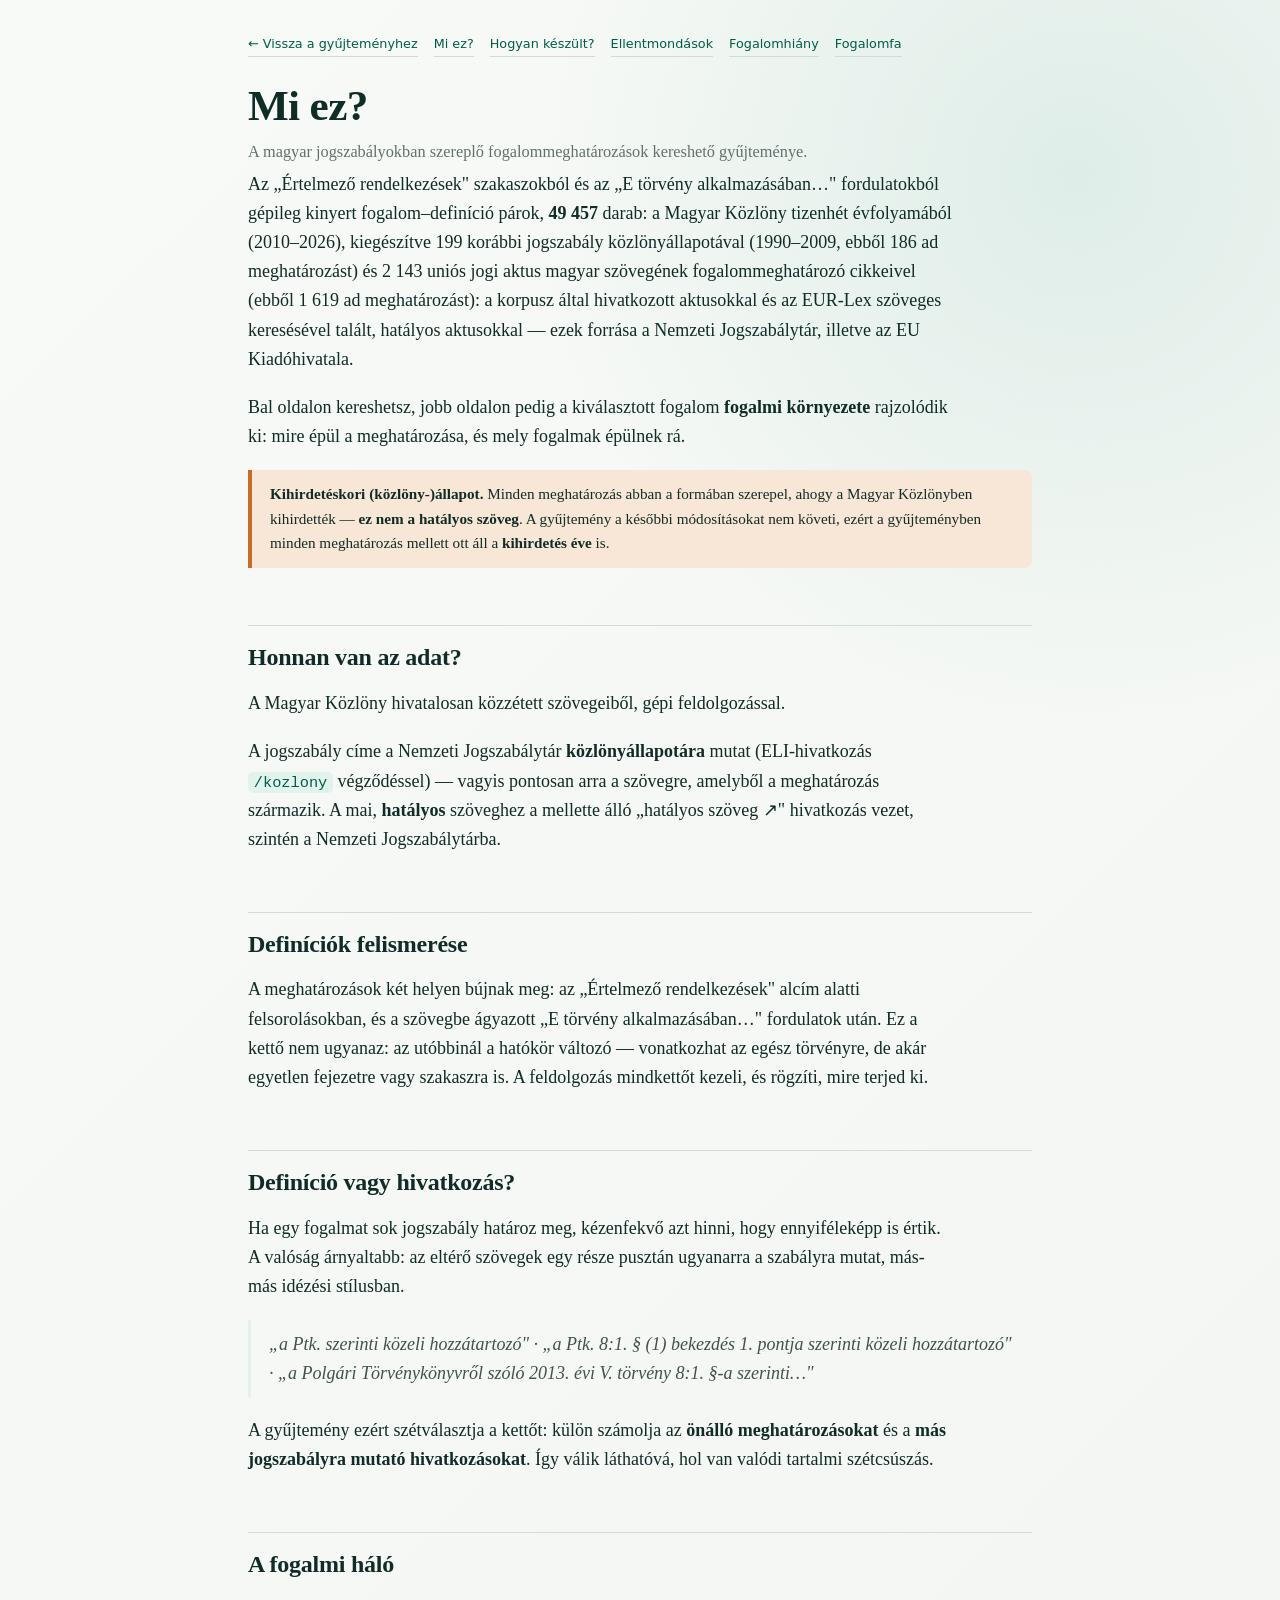
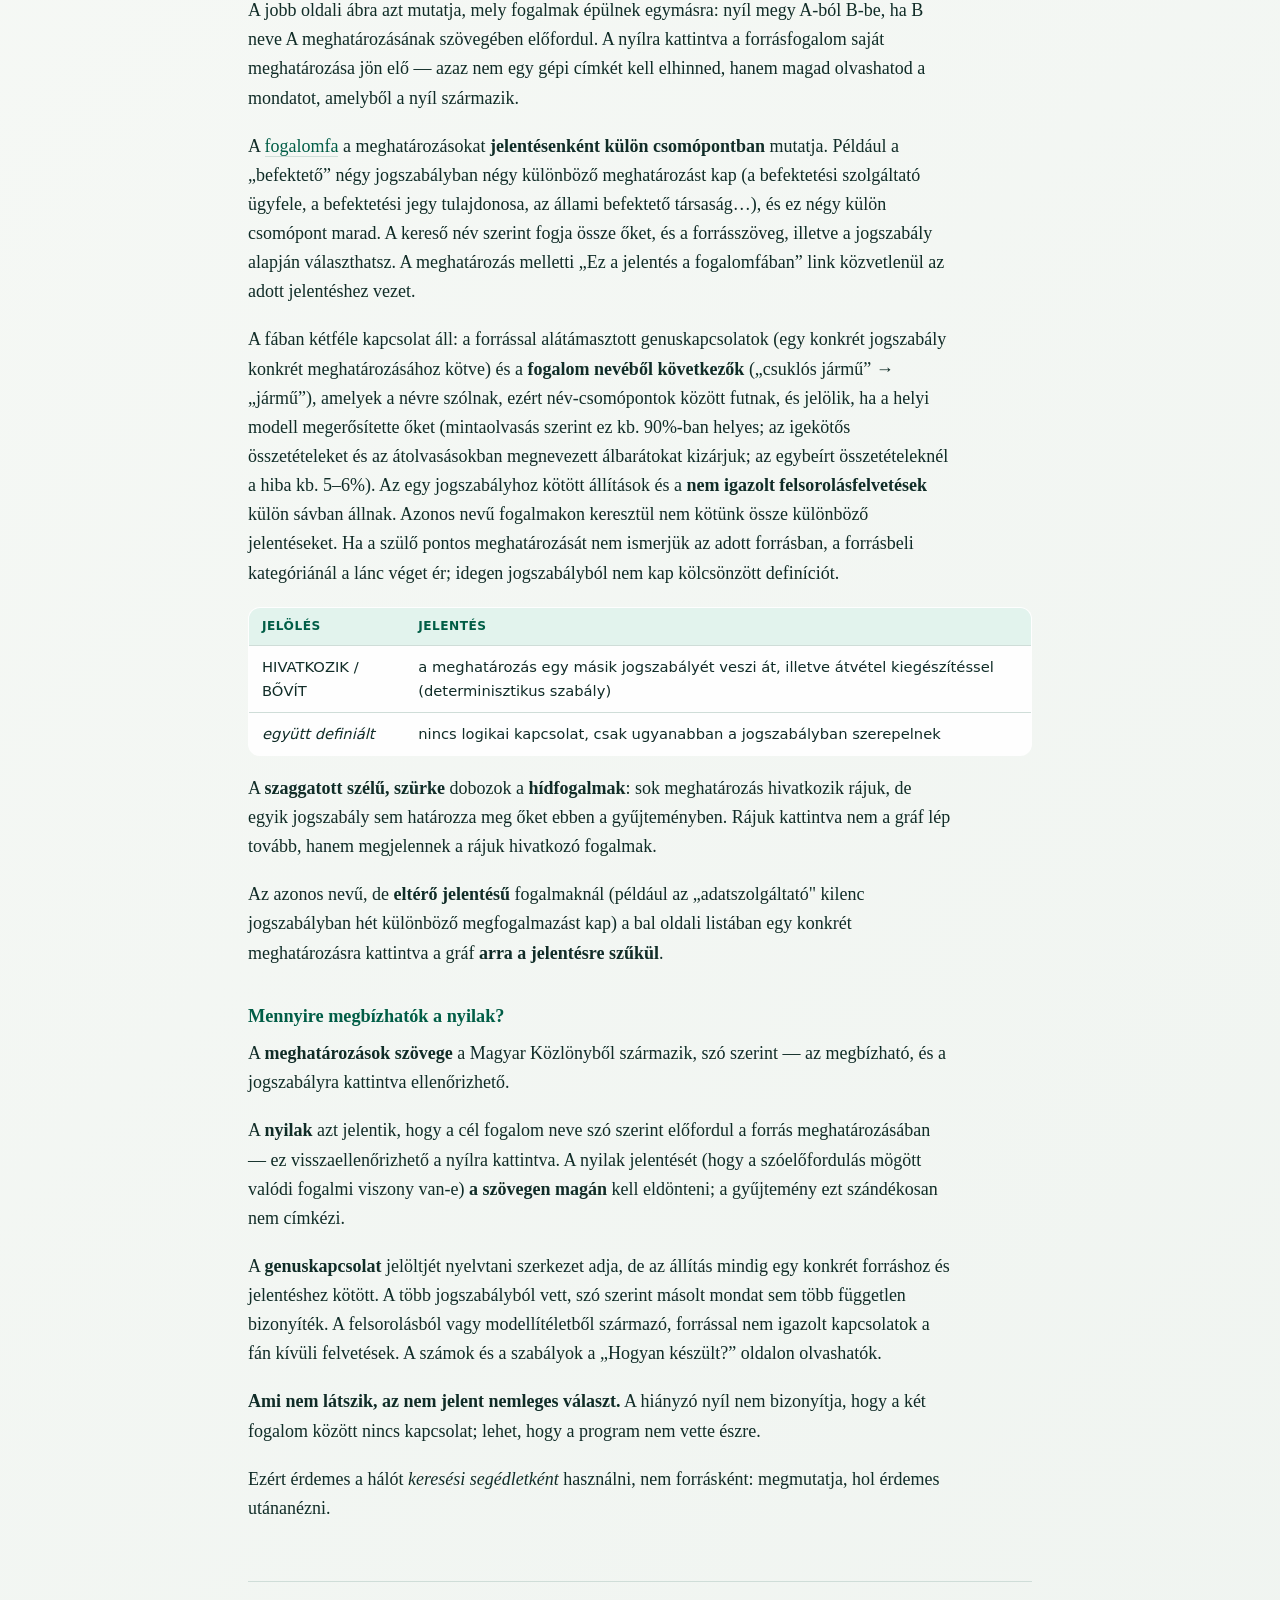
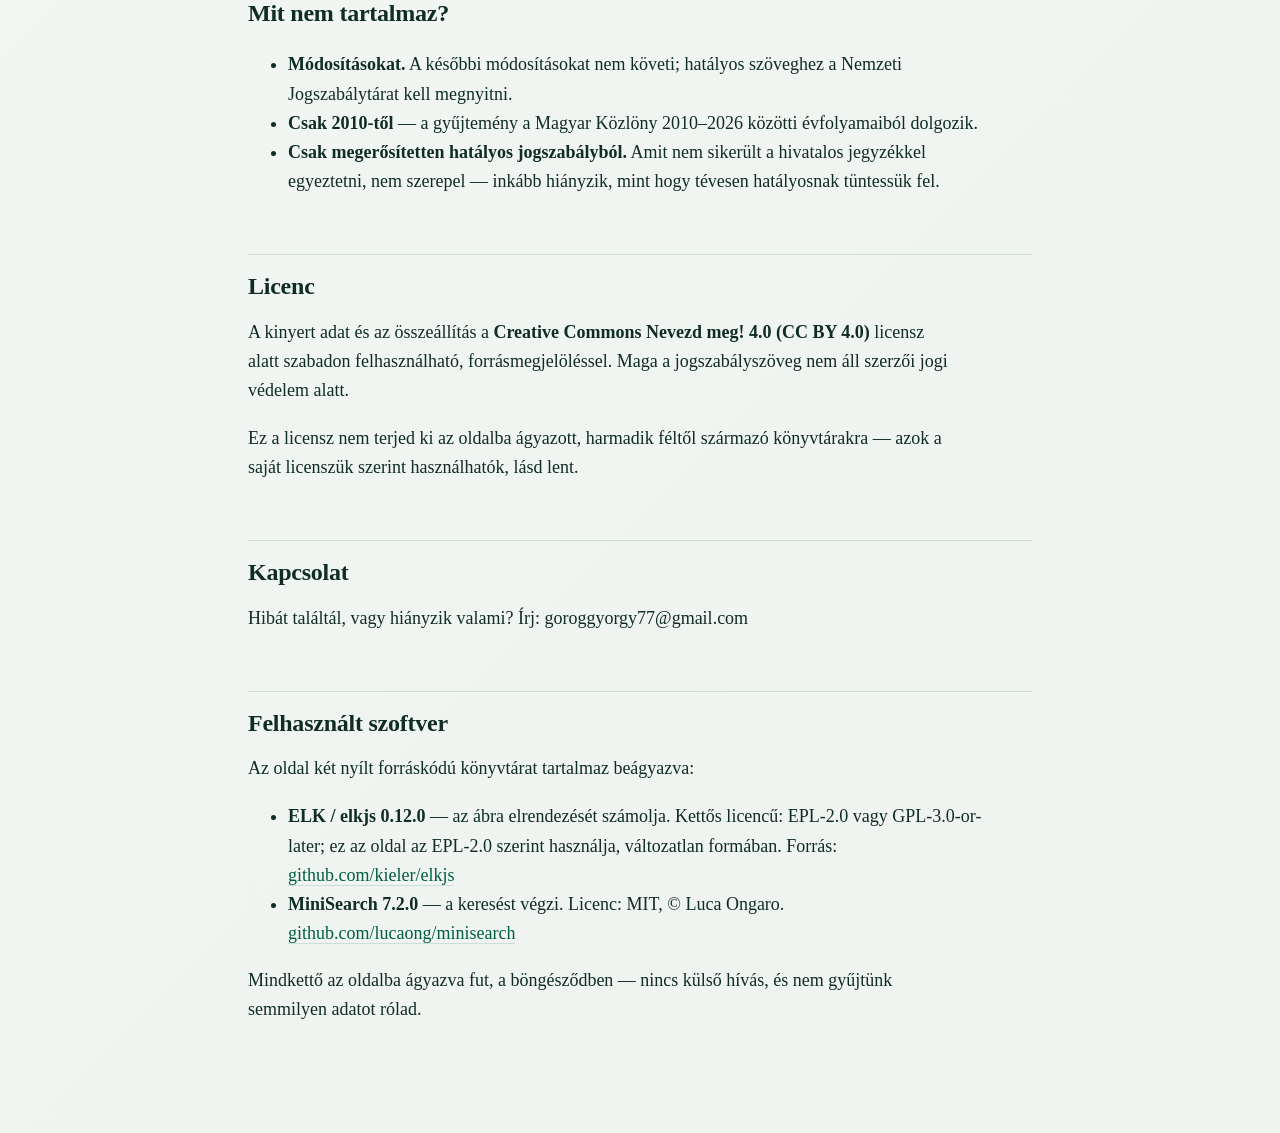
<file: Miez.html>
<!doctype html>
<html lang="hu">
<meta charset="utf-8">
<title>Mi ez? — HJusDefs</title>
<meta name="description" content="Mit mutat a HJusDefs gyűjtemény, mit nem, és mire használható: jogszabályi fogalommeghatározások kihirdetéskori állapotban, jogszabályok helyett FOGALOM szerint rendezve.">
<link rel="canonical" href="https://goroggy.github.io/hjusdefs-web/Miez.html">
<meta property="og:type" content="website">
<meta property="og:site_name" content="HJus">
<meta property="og:locale" content="hu_HU">
<meta property="og:title" content="Mi ez? — HJusDefs">
<meta property="og:description" content="Mit mutat a HJusDefs gyűjtemény, mit nem, és mire használható: jogszabályi fogalommeghatározások kihirdetéskori állapotban, jogszabályok helyett FOGALOM szerint rendezve.">
<meta property="og:url" content="https://goroggy.github.io/hjusdefs-web/Miez.html">
<meta name="twitter:card" content="summary">
<meta name="viewport" content="width=device-width,initial-scale=1">
<!-- organo-stilus -->
<style>
:root{
  --ink:#102c27; --muted:#62716d; --green:#007b59; --green-dark:#005d46;
  --green-soft:#e2f3ed; --aqua:#dceff2; --orange:#c86c27; --orange-soft:#f8e6d6;
  --line:#cfddd8; --panel:rgba(255,255,255,.94);
  --shadow:0 18px 45px rgba(21,52,45,.11); --accent:#007b59;
}
*{box-sizing:border-box}
body{
  margin:0; color:var(--ink); font-family:Georgia,"Times New Roman",serif;
  font-size:18px; line-height:1.62; min-height:100vh;
  background:
    radial-gradient(circle at 84% 4%, rgba(140,197,184,.22), transparent 34rem),
    linear-gradient(135deg,#f8faf7,#eef3ef);
}
.wrap{max-width:52rem;margin:0 auto;padding:34px 24px 90px}
nav{
  font-family:system-ui,sans-serif;font-size:.8rem;margin:0 0 26px;
  display:flex;gap:16px;flex-wrap:wrap
}
nav a{color:var(--green-dark);text-decoration:none;border-bottom:1px solid var(--line);padding-bottom:1px}
nav a:hover{border-color:var(--green)}
h1{
  font-size:clamp(2rem,4.4vw,2.7rem);line-height:1.08;font-weight:600;
  letter-spacing:-.015em;margin:.1em 0 .25em;text-wrap:balance
}
em.sub{
  display:block;font-style:normal;color:var(--muted);font-size:1.02rem;
  line-height:1.45;margin:0 0 6px;max-width:44rem
}
.meta{
  font-family:system-ui,sans-serif;font-size:.72rem;letter-spacing:.09em;
  text-transform:uppercase;color:var(--green);font-weight:850;margin:14px 0 0
}
h2{
  font-size:1.5rem;font-weight:600;letter-spacing:-.01em;
  margin:2.4em 0 .5em;padding-top:.5em;border-top:1px solid var(--line)
}
h3{font-size:1.14rem;font-weight:600;margin:1.9em 0 .4em;color:var(--green-dark)}
p,li{max-width:44rem}
p{margin:0 0 1.05em}
a{color:var(--green-dark);text-decoration:none;border-bottom:1px solid var(--line)}
a:hover{border-color:var(--green)}
code{
  font-family:ui-monospace,"SF Mono",Menlo,Consolas,monospace;font-size:.85em;
  background:var(--green-soft);color:var(--green-dark);
  padding:.1em .38em;border-radius:5px
}
.abstract{
  background:var(--panel);border:1px solid var(--line);border-radius:15px;
  box-shadow:var(--shadow);padding:22px 26px;margin:26px 0 32px;font-size:.97rem
}
.abstract h3{margin-top:0;color:var(--green);font-family:system-ui,sans-serif;
  font-size:.72rem;letter-spacing:.09em;text-transform:uppercase;font-weight:850}
.abstract p:last-child{margin-bottom:0}
table{
  border-collapse:collapse;width:100%;margin:18px 0;font-size:.92rem;
  font-family:system-ui,sans-serif;background:var(--panel);
  border:1px solid var(--line);border-radius:12px;overflow:hidden
}
th,td{padding:9px 13px;text-align:left;border-bottom:1px solid var(--line);
  vertical-align:top;font-variant-numeric:tabular-nums}
th{background:var(--green-soft);color:var(--green-dark);font-weight:700;
  font-size:.76rem;letter-spacing:.04em;text-transform:uppercase}
tr:last-child td{border-bottom:0}
.caption{font-family:system-ui,sans-serif;font-size:.78rem;color:var(--muted);
  margin:-8px 0 26px}
blockquote{
  margin:18px 0;padding:10px 18px;border-left:3px solid var(--green-soft);
  color:#41524e;font-style:italic
}
/* KIHIRDETESKORI ALLAPOT. Ugyanaz a borostyan sav, mint a hjusdefs.html
   #statenote-ja -- egy fenntartas, egy forma, mind a harom lapon. Eddig a
   "kihirdeteskori allapot" mondat a Hogyan_keszult.html es az
   Ellentmondasok.html KORLATOK-listajanak kozepen allt, a Miez.html-bol
   pedig teljesen hianyzott; a legfontosabb lehatarolast nem lehet
   felsorolas-elembe temetni. */
p.statenote{
  background:var(--orange-soft);border-left:4px solid var(--orange);
  padding:12px 18px;border-radius:0 8px 8px 0;margin:18px 0 22px;
  font-size:.95rem;max-width:none
}
/* A kihirdetes eve az idezet mellett -- ugyanaz a felirat, mint a
   hjusdefs.html .pubyear pirulajan ("ÉÉÉÉ-ben kihirdetett szöveg"). */
.pubyear{
  display:inline-block;font-family:system-ui,sans-serif;font-size:.72rem;
  background:var(--green-soft);color:var(--green-dark);
  border:1px solid var(--line);border-radius:4px;padding:1px 7px;margin-left:6px;
  white-space:nowrap
}
hr{border:0;border-top:1px solid var(--line);margin:34px 0}
.toc{
  background:var(--panel);border:1px solid var(--line);border-radius:14px;
  box-shadow:var(--shadow);padding:16px 22px;margin:26px 0;font-size:.92rem
}
.toc ol{margin:.3em 0;padding-left:1.3em}
.toc a{text-decoration:none;border:0}
.toc a:hover{border-bottom:1px solid var(--green)}
sup a{text-decoration:none;border:0;font-weight:700;color:var(--green);font-size:.8em}
ol.refs{font-size:.86rem;color:#3d4d49}
ol.refs li{margin:0 0 .7em;padding:3px 7px;border-radius:7px}
ol.refs li:target{background:var(--green-soft)}
.src{font-family:system-ui,sans-serif;font-size:.78rem;color:var(--muted);margin:2px 0 0}
.van{color:var(--green);font-weight:700}
.nincs{color:var(--orange);font-weight:700}
figure.flow{margin:26px 0 8px;padding:22px 20px 14px;background:var(--panel);
  border:1px solid var(--line);border-radius:15px;box-shadow:var(--shadow)}
figure.flow svg{display:block;width:100%;height:auto}
.ribbon{opacity:0;animation:ribbon-in .9s ease forwards}
@keyframes ribbon-in{to{opacity:1}}
@media (prefers-reduced-motion:reduce){.ribbon{animation:none;opacity:1}}

/* ---- TELEFON. Merve (390 px): a Hogyan_keszult.html 497 px szeles volt a
   tablazatai miatt. Egy hatoszlopos modszertani tabla nem olvashato 390
   px-en, ezert nem osszenyomjuk, hanem SAJAT vizszintes gorgetest kap --
   a lap maga nem log ki. ---- */
@media(max-width:640px){
  .wrap{padding-left:12px;padding-right:12px}
  table{display:block;max-width:100%;overflow-x:auto}
  pre,code{overflow-x:auto;max-width:100%}
}
</style>
<div class="wrap">
<nav><a href="hjusdefs.html">&larr; Vissza a gyűjteményhez</a>
<a href="Miez.html">Mi ez?</a><a href="Hogyan_keszult.html">Hogyan készült?</a><a href="Ellentmondasok.html">Ellentmondások</a><a href="Fogalomhiany.html">Fogalomhiány</a><a href="fogalomfa.html">Fogalomfa</a></nav>
<h1>Mi ez?</h1>
<em class="sub">A magyar jogszabályokban szereplő fogalommeghatározások kereshető gyűjteménye.</em>
<p>Az „Értelmező rendelkezések" szakaszokból és az „E törvény alkalmazásában…" fordulatokból gépileg kinyert fogalom–definíció párok, <b>49 457</b> darab: a Magyar Közlöny tizenhét évfolyamából (2010–2026), kiegészítve 199 korábbi jogszabály közlönyállapotával (1990–2009, ebből 186 ad meghatározást) és 2&nbsp;143 uniós jogi aktus magyar szövegének fogalommeghatározó cikkeivel (ebből 1 619 ad meghatározást): a korpusz által hivatkozott aktusokkal és az EUR-Lex szöveges keresésével talált, hatályos aktusokkal — ezek forrása a Nemzeti Jogszabálytár, illetve az EU Kiadóhivatala.</p>
<p>Bal oldalon kereshetsz, jobb oldalon pedig a kiválasztott fogalom <b>fogalmi környezete</b> rajzolódik ki: mire épül a meghatározása, és mely fogalmak épülnek rá.</p>
<p class="statenote"><b>Kihirdetéskori (közlöny-)állapot.</b> Minden meghatározás abban a formában szerepel, ahogy a Magyar Közlönyben kihirdették — <b>ez nem a hatályos szöveg</b>. A gyűjtemény a későbbi módosításokat nem követi, ezért a gyűjteményben minden meghatározás mellett ott áll a <b>kihirdetés éve</b> is.</p>
<h2>Honnan van az adat?</h2>
<p>A Magyar Közlöny hivatalosan közzétett szövegeiből, gépi feldolgozással.</p>
<p>A jogszabály címe a Nemzeti Jogszabálytár <b>közlönyállapotára</b> mutat (ELI-hivatkozás <code>/kozlony</code> végződéssel) — vagyis pontosan arra a szövegre, amelyből a meghatározás származik. A mai, <b>hatályos</b> szöveghez a mellette álló „hatályos szöveg ↗" hivatkozás vezet, szintén a Nemzeti Jogszabálytárba.</p>
<h2>Definíciók felismerése</h2>
<p>A meghatározások két helyen bújnak meg: az „Értelmező rendelkezések" alcím alatti felsorolásokban, és a szövegbe ágyazott „E törvény alkalmazásában…" fordulatok után. Ez a kettő nem ugyanaz: az utóbbinál a hatókör változó — vonatkozhat az egész törvényre, de akár egyetlen fejezetre vagy szakaszra is. A feldolgozás mindkettőt kezeli, és rögzíti, mire terjed ki.</p>
<h2>Definíció vagy hivatkozás?</h2>
<p>Ha egy fogalmat sok jogszabály határoz meg, kézenfekvő azt hinni, hogy ennyiféleképp is értik. A valóság árnyaltabb: az eltérő szövegek egy része pusztán ugyanarra a szabályra mutat, más-más idézési stílusban.</p>
<blockquote>„a Ptk. szerinti közeli hozzátartozó" · „a Ptk. 8:1. § (1) bekezdés 1. pontja szerinti közeli hozzátartozó" · „a Polgári Törvénykönyvről szóló 2013. évi V. törvény 8:1. §-a szerinti…"</blockquote>
<p>A gyűjtemény ezért szétválasztja a kettőt: külön számolja az <b>önálló meghatározásokat</b> és a <b>más jogszabályra mutató hivatkozásokat</b>. Így válik láthatóvá, hol van valódi tartalmi szétcsúszás.</p>
<h2>A fogalmi háló</h2>
<p>A jobb oldali ábra azt mutatja, mely fogalmak épülnek egymásra: nyíl megy A-ból B-be, ha B neve A meghatározásának szövegében előfordul. A nyílra kattintva a forrásfogalom saját meghatározása jön elő — azaz nem egy gépi címkét kell elhinned, hanem magad olvashatod a mondatot, amelyből a nyíl származik.</p>
<p>A <a href="fogalomfa.html">fogalomfa</a> a meghatározásokat <b>jelentésenként külön csomópontban</b> mutatja. Például a „befektető” négy jogszabályban négy különböző meghatározást kap (a befektetési szolgáltató ügyfele, a befektetési jegy tulajdonosa, az állami befektető társaság…), és ez négy külön csomópont marad. A kereső név szerint fogja össze őket, és a forrásszöveg, illetve a jogszabály alapján választhatsz. A meghatározás melletti „Ez a jelentés a fogalomfában” link közvetlenül az adott jelentéshez vezet.</p>
<p>A fában kétféle kapcsolat áll: a forrással alátámasztott genuskapcsolatok (egy konkrét jogszabály konkrét meghatározásához kötve) és a <b>fogalom nevéből következők</b> („csuklós jármű” → „jármű”), amelyek a névre szólnak, ezért név-csomópontok között futnak, és jelölik, ha a helyi modell megerősítette őket (mintaolvasás szerint ez kb. 90%-ban helyes; az igekötős összetételeket és az átolvasásokban megnevezett álbarátokat kizárjuk; az egybeírt összetételeknél a hiba kb. 5–6%). Az egy jogszabályhoz kötött állítások és a <b>nem igazolt felsorolásfelvetések</b> külön sávban állnak. Azonos nevű fogalmakon keresztül nem kötünk össze különböző jelentéseket. Ha a szülő pontos meghatározását nem ismerjük az adott forrásban, a forrásbeli kategóriánál a lánc véget ér; idegen jogszabályból nem kap kölcsönzött definíciót.</p>
<table><thead><tr><th>jelölés</th><th>jelentés</th></tr></thead><tbody>
<tr><td>HIVATKOZIK / BŐVÍT</td><td>a meghatározás egy másik jogszabályét veszi át, illetve átvétel kiegészítéssel (determinisztikus szabály)</td></tr>
<tr><td><i>együtt definiált</i></td><td>nincs logikai kapcsolat, csak ugyanabban a jogszabályban szerepelnek</td></tr>
</tbody></table>
<p>A <b>szaggatott szélű, szürke</b> dobozok a <b>hídfogalmak</b>: sok meghatározás hivatkozik rájuk, de egyik jogszabály sem határozza meg őket ebben a gyűjteményben. Rájuk kattintva nem a gráf lép tovább, hanem megjelennek a rájuk hivatkozó fogalmak.</p>
<p>Az azonos nevű, de <b>eltérő jelentésű</b> fogalmaknál (például az „adatszolgáltató" kilenc jogszabályban hét különböző megfogalmazást kap) a bal oldali listában egy konkrét meghatározásra kattintva a gráf <b>arra a jelentésre szűkül</b>.</p>
<h3>Mennyire megbízhatók a nyilak?</h3>
<p>A <b>meghatározások szövege</b> a Magyar Közlönyből származik, szó szerint — az megbízható, és a jogszabályra kattintva ellenőrizhető.</p>
<p>A <b>nyilak</b> azt jelentik, hogy a cél fogalom neve szó szerint előfordul a forrás meghatározásában — ez visszaellenőrizhető a nyílra kattintva. A nyilak jelentését (hogy a szóelőfordulás mögött valódi fogalmi viszony van-e) <b>a szövegen magán</b> kell eldönteni; a gyűjtemény ezt szándékosan nem címkézi.</p>
<p>A <b>genuskapcsolat</b> jelöltjét nyelvtani szerkezet adja, de az állítás mindig egy konkrét forráshoz és jelentéshez kötött. A több jogszabályból vett, szó szerint másolt mondat sem több független bizonyíték. A felsorolásból vagy modellítéletből származó, forrással nem igazolt kapcsolatok a fán kívüli felvetések. A számok és a szabályok a „Hogyan készült?” oldalon olvashatók.</p>
<p><b>Ami nem látszik, az nem jelent nemleges választ.</b> A hiányzó nyíl nem bizonyítja, hogy a két fogalom között nincs kapcsolat; lehet, hogy a program nem vette észre.</p>
<p>Ezért érdemes a hálót <i>keresési segédletként</i> használni, nem forrásként: megmutatja, hol érdemes utánanézni.</p>

<h2>Mit nem tartalmaz?</h2>
<ul>
<li><b>Módosításokat.</b> A későbbi módosításokat nem követi; hatályos szöveghez a Nemzeti Jogszabálytárat kell megnyitni.</li>
<li><b>Csak 2010-től</b> — a gyűjtemény a Magyar Közlöny 2010–2026 közötti évfolyamaiból dolgozik.</li>
<li><b>Csak megerősítetten hatályos jogszabályból.</b> Amit nem sikerült a hivatalos jegyzékkel egyeztetni, nem szerepel — inkább hiányzik, mint hogy tévesen hatályosnak tüntessük fel.</li>
</ul>
<h2>Licenc</h2>
<p>A kinyert adat és az összeállítás a <b>Creative Commons Nevezd meg! 4.0 (CC BY 4.0)</b> licensz alatt szabadon felhasználható, forrásmegjelöléssel. Maga a jogszabályszöveg nem áll szerzői jogi védelem alatt.</p>
<p>Ez a licensz nem terjed ki az oldalba ágyazott, harmadik féltől származó könyvtárakra — azok a saját licenszük szerint használhatók, lásd lent.</p>
<h2>Kapcsolat</h2>
<p>Hibát találtál, vagy hiányzik valami? Írj: goroggyorgy77@gmail.com</p>
<h2>Felhasznált szoftver</h2>
<p>Az oldal két nyílt forráskódú könyvtárat tartalmaz beágyazva:</p>
<ul>
<li><b>ELK / elkjs 0.12.0</b> — az ábra elrendezését számolja. Kettős licencű: EPL-2.0 vagy GPL-3.0-or-later; ez az oldal az EPL-2.0 szerint használja, változatlan formában. Forrás: <a href="https://github.com/kieler/elkjs">github.com/kieler/elkjs</a></li>
<li><b>MiniSearch 7.2.0</b> — a keresést végzi. Licenc: MIT, © Luca Ongaro. <a href="https://github.com/lucaong/minisearch">github.com/lucaong/minisearch</a></li>
</ul>
<p>Mindkettő az oldalba ágyazva fut, a böngésződben — nincs külső hívás, és nem gyűjtünk semmilyen adatot rólad.</p>
</div>
</file>
